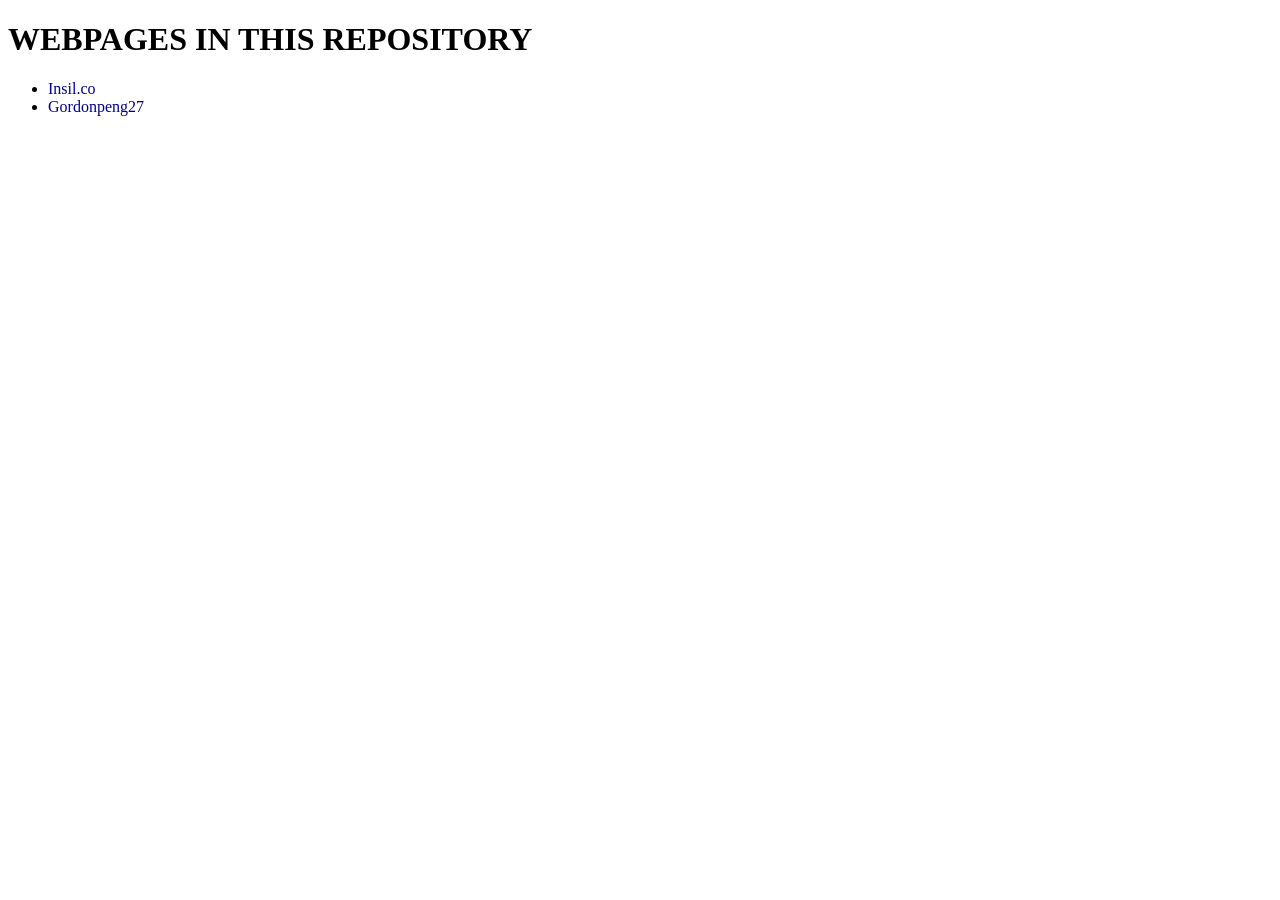
<file: index.html>
<!DOCTYPE html>

<html>
  <head>
    <title>Welcome</title>
    <style>
      a {
        color: darkblue;
        text-decoration: none;
      }
      a:hover {
        color: white;
        background-color: darkblue;
      }
    </style>
  </head>
  <body>
    <h1>WEBPAGES IN THIS REPOSITORY</h1>
    <ul>
      <li>
        <a href="Silico/index.html">Insil.co</a>
      </li>
      <li>
        <a href="Gordonpeng27/error.html">Gordonpeng27</a>
      </li>
    </ul>
  </body>
</html>
</file>
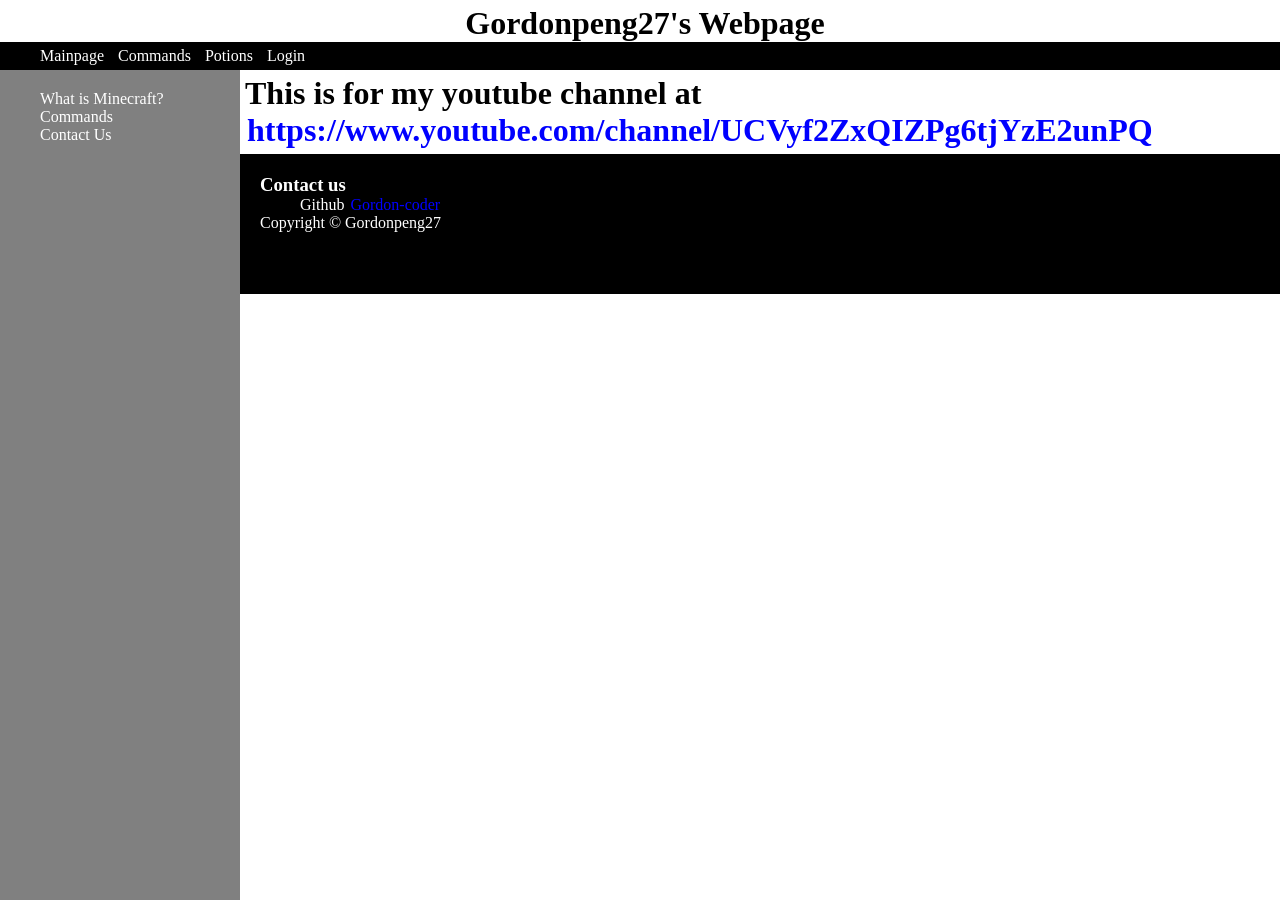
<file: Gordonpeng27/index.html>
<!DOCTYPE html>

<html>
    <head>
        <link rel="icon" type="image/x-icon" href="static/icon.ico">
        <link rel="stylesheet" href="static/styles.css">
        <title> Gordonpeng27 </title>
    </head>
    <body>
        <h1 id="header">Gordonpeng27's Webpage</h1>
        <ul id="nav">
            <li>
                <a href="index.html">Mainpage</a>
            </li>
            <li>
                <a href="/cmds">Commands</a>
            </li>
            <li>
                <a href="/potion">Potions</a>
            </li>
            <li>
                <a href="/login">Login</a>
            </li>
        </ul>
        <ul id="sidebar">
            <li>
                <a href="/#what-is-mc">What is Minecraft?</a>
            </li>
            <li>
                <a href="index.html">Commands</a>
            </li>
            <li>
                <a href="/#contact-us">Contact Us</a>
            </li>
        </ul>
        <div id="main">
            <main>
                <h1>This is for my youtube channel at <a href="https://www.youtube.com/channel/UCVyf2ZxQIZPg6tjYzE2unPQ">https://www.youtube.com/channel/UCVyf2ZxQIZPg6tjYzE2unPQ</a></h1>
            </main>
            <footer id="contact-us">
                <h3>Contact us</h3>
                <ul id="how-to-contact">
                    <li>
                        Github <a href="https://www.github.com/Gordon-coder" target="_blank"> Gordon-coder </a>
                    </li>
                </ul>
                Copyright &copy; Gordonpeng27
            </footer>
        </div>
    </body>
</html>
</file>
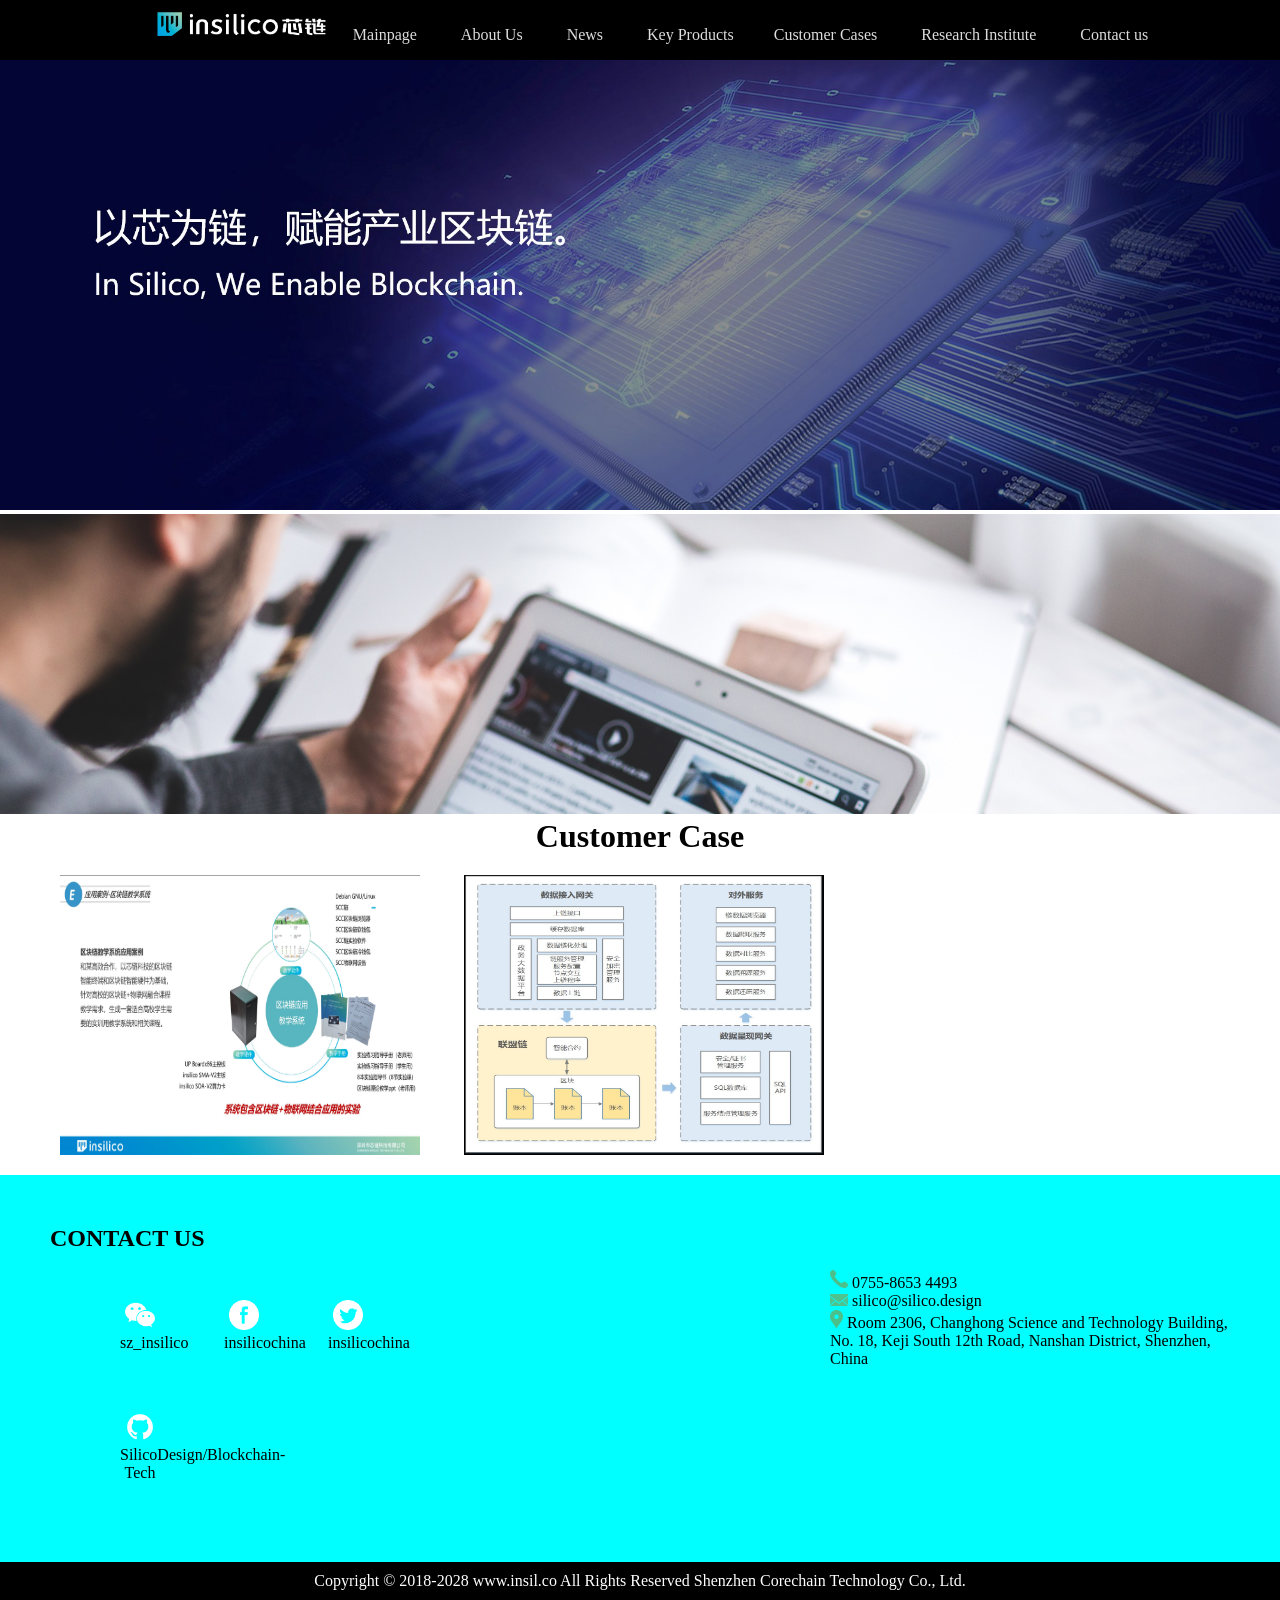
<file: contents/336464.html>
<!--Sillico-->
<!--By Gordon Peng - 'Gordon-coder'-->
<!DOCTYPE html>

<html lang="en">
    <head>
        <!--Head-->
        <meta charset="utf-8">
        <meta name="viewport" content="width=device-width, initial-scale=1.0">
        <link rel="stylesheet" href="../static/css/styles.css">
        <title> Sillico </title>
    </head>
    <body>
        <!--Header-->
        <div id="header">
            <img src="../static/jpgs/side.jpg" height="40" onclick="showsidebar()" id="side">
            <img src="../static/jpgs/logo.jpg" alt="Logo" width="174">
            <span id="links">
                <a href="../index.html" class="header-a">Mainpage</a>
                <a href="../index.html#about-us" class="header-a" >About Us</a>
                <a href="../index.html#news" class="header-a" >News</a>
                <a href="../index.html#key-products" class="header-a" >Key Products</a><a href="../contents/336464.html" class="header-a" >Customer Cases</a>
                <a href="../contents/793909a.html" class="header-a" >Research Institute</a>
                <a href="../index.html#contact-us" class="header-a" >Contact us</a>
            </span>
        </div>
        <!--Sidebar-->
        <div id="sidebar">
            <div id="side-links">
                <a href="../index.html" class="header-a">Mainpage</a><br>
                <a href="../index.html#about-us" class="header-a" >About Us</a><br>
                <a href="../index.html#news" class="header-a" >News</a><br>
                <a href="../index.html#key-products" class="header-a" >Key Products</a><a href="../contents/336464.html" class="header-a" >Customer Cases</a><br>
                <a href="../contents/793909a.html" class="header-a" >Research Institute</a><br>
                <a href="../index.html#contact-us" class="header-a" >Contact us</a><br>
            </div>
        </div>
        <!--Script for sidebar-->
        <script>
            function showsidebar() {
                if (document.getElementById("sidebar").style.visibility == "visible"){
                    document.getElementById("sidebar").style.visibility = "hidden";
                } else {
                    document.getElementById("sidebar").style.visibility = "visible";
                }
            }

            function reset() {
                if (window.matchMedia("(min-width: 800px)").matches) {
                    document.getElementById("sidebar").style.visibility = "hidden";
                }
            }

            setInterval(reset, 100);
        </script>
        <main>
            <!--Picture animaton-->
            <div id="animation">
                <img src="../static/jpgs/description/d1.jpg" onclick="next()" id="description" width="100%">
                <script>
                    var d = 1;
                    function next() {
                        d++;

                        if (d == 4) {
                            d = 1;
                        }

                        document.getElementById("description").src = "../static/jpgs/description/d"+d+".jpg";
                    }
                    //setInterval(next, 10000);
                </script>
            </div>
            <!--Main block-->
            
    <style>
        .jpg {
            position: relative;
            z-index: 1;
            height:280px; 
            width:360px;
            border-radius: 10px;
        }

        .d {
            position: absolute;
            padding: 20px;
            height:240px; 
            width:320px;
            z-index: 2;
            background-color: red;
            top:0;
            border-radius: 10px;
            visibility: hidden;
        }

        .anchor {
            text-decoration: none;
            color: black;
            margin: 30px;
            padding: 3px;
            border: 2px solid white;
            border-radius: 10px;
            display: block;
            text-align: center;
            width: 100px;
        }

        #list > li {
            display: inline-block;
            margin: 20px;
        }
    </style>
    <img src="../static/jpgs/contents/336464/p.jpg" width="100%">
    <h1 style="text-align: center"> Customer Case</h1>
    <ul id="list">
        <li>
            <div onmouseover="hover(1)" class="jpg">
                <img src="../static/jpgs/contents/336464/p-img1.jpg"  width="360" height="280" onmousemove="hover('p1')">
                <div class="d" id="p1" onmouseout="out('p1')">
                    <time>2020/10/28</time>
                    <h3>Blockchain + Education/Training</h3>
                    <p>The core chain blockchain teaching system applied to a university in Shenzhen</p>
                    <a class="anchor" href="../newsDetail/2255002.html">Learn more</a>
                </div>
            </div>
        </li>
        <li>
            <div onmouseover="hover(2)" class="jpg">
                <img src="../static/jpgs/contents/336464/p-img2.jpg" width="360" height="280" onmousemove="hover('p2')">
                <div class="d" id="p2" onmouseout="out('p2')">
                    <time>2020/10/28</time>
                    <h3>Blockchain + Water Affairs</h3>
                    <p>Water affairs blockchain data supervision and certificate system</p>
                    <a class="anchor" href="/NewsDetail/2254949.html">Learn more</a>
                </div>
            </div>
        </li>
    </ul>
    <script>
        function hover(id){
            document.getElementById(id).style.visibility = "visible";
        }
        function out(id){
            document.getElementById(id).style.visibility = "hidden";
        }
    </script>

        </main>
        <footer id="contact-us">
            <!--Footer-->
            <h2>CONTACT US</h2><br>
            <span id="how-to-contact1">
                <ul>
                    <li>
                        <a href=""><img src="../static/jpgs/footer/wechat.jpg" width="30px"></a><br>
                        sz_insilico
                    </li>
                    <li>
                        <a href="https://www.facebook.com/insilicochina/"><img src="../static/jpgs/footer/facebook.jpg" width="30px"></a><br>
                        insilicochina
                    </li>
                    <li>
                        <a href="https://twitter.com/insilicochina"><img src="../static/jpgs/footer/twitter.jpg" width="30px"></a><br>
                        insilicochina
                    </li>
                    <li>
                        <a href="https://github.com/SilicoDesign/Blockchain-Tech"><img src="../static/jpgs/footer/github.jpg" width="30px"></a><br>
                        SilicoDesign/Blockchain-Tech
                    </li>
                </ul>
            </span>
            <span id="how-to-contact2">
                <ul>
                    <li>
                        <img src="../static/jpgs/footer/tel.jpg">
                        0755-8653 4493
                    </li>
                    <li>
                        <img src="../static/jpgs/footer/mail.jpg">
                        silico@silico.design
                    </li>
                    <li>
                        <img src="../static/jpgs/footer/location.jpg">
                        Room 2306, Changhong Science and Technology Building, No. 18, Keji South 12th Road, Nanshan District, Shenzhen, China
                    </li>
                </ul>
            </span>
        </footer>
        <div id="copy">
            Copyright &copy; 2018-2028 www.insil.co All Rights Reserved Shenzhen Corechain Technology Co., Ltd.
        </div>
    </body>
</html>
</file>
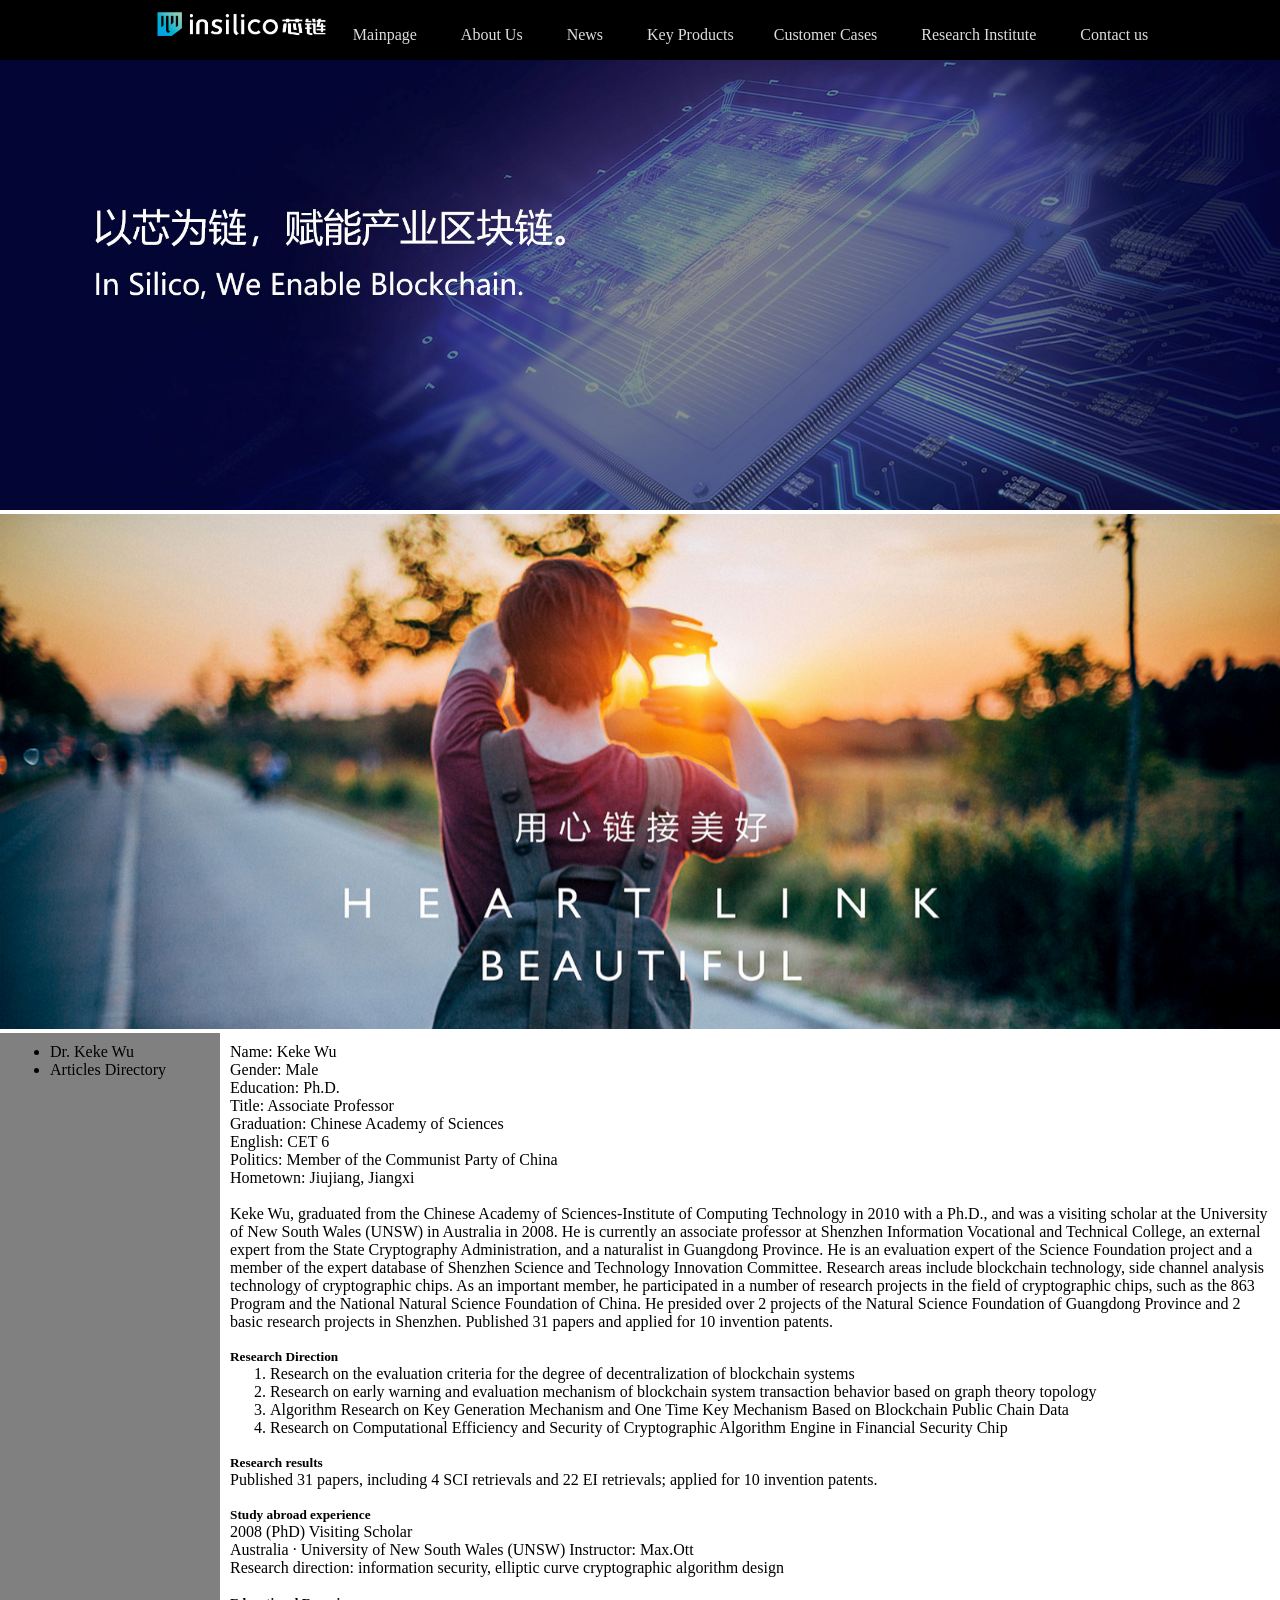
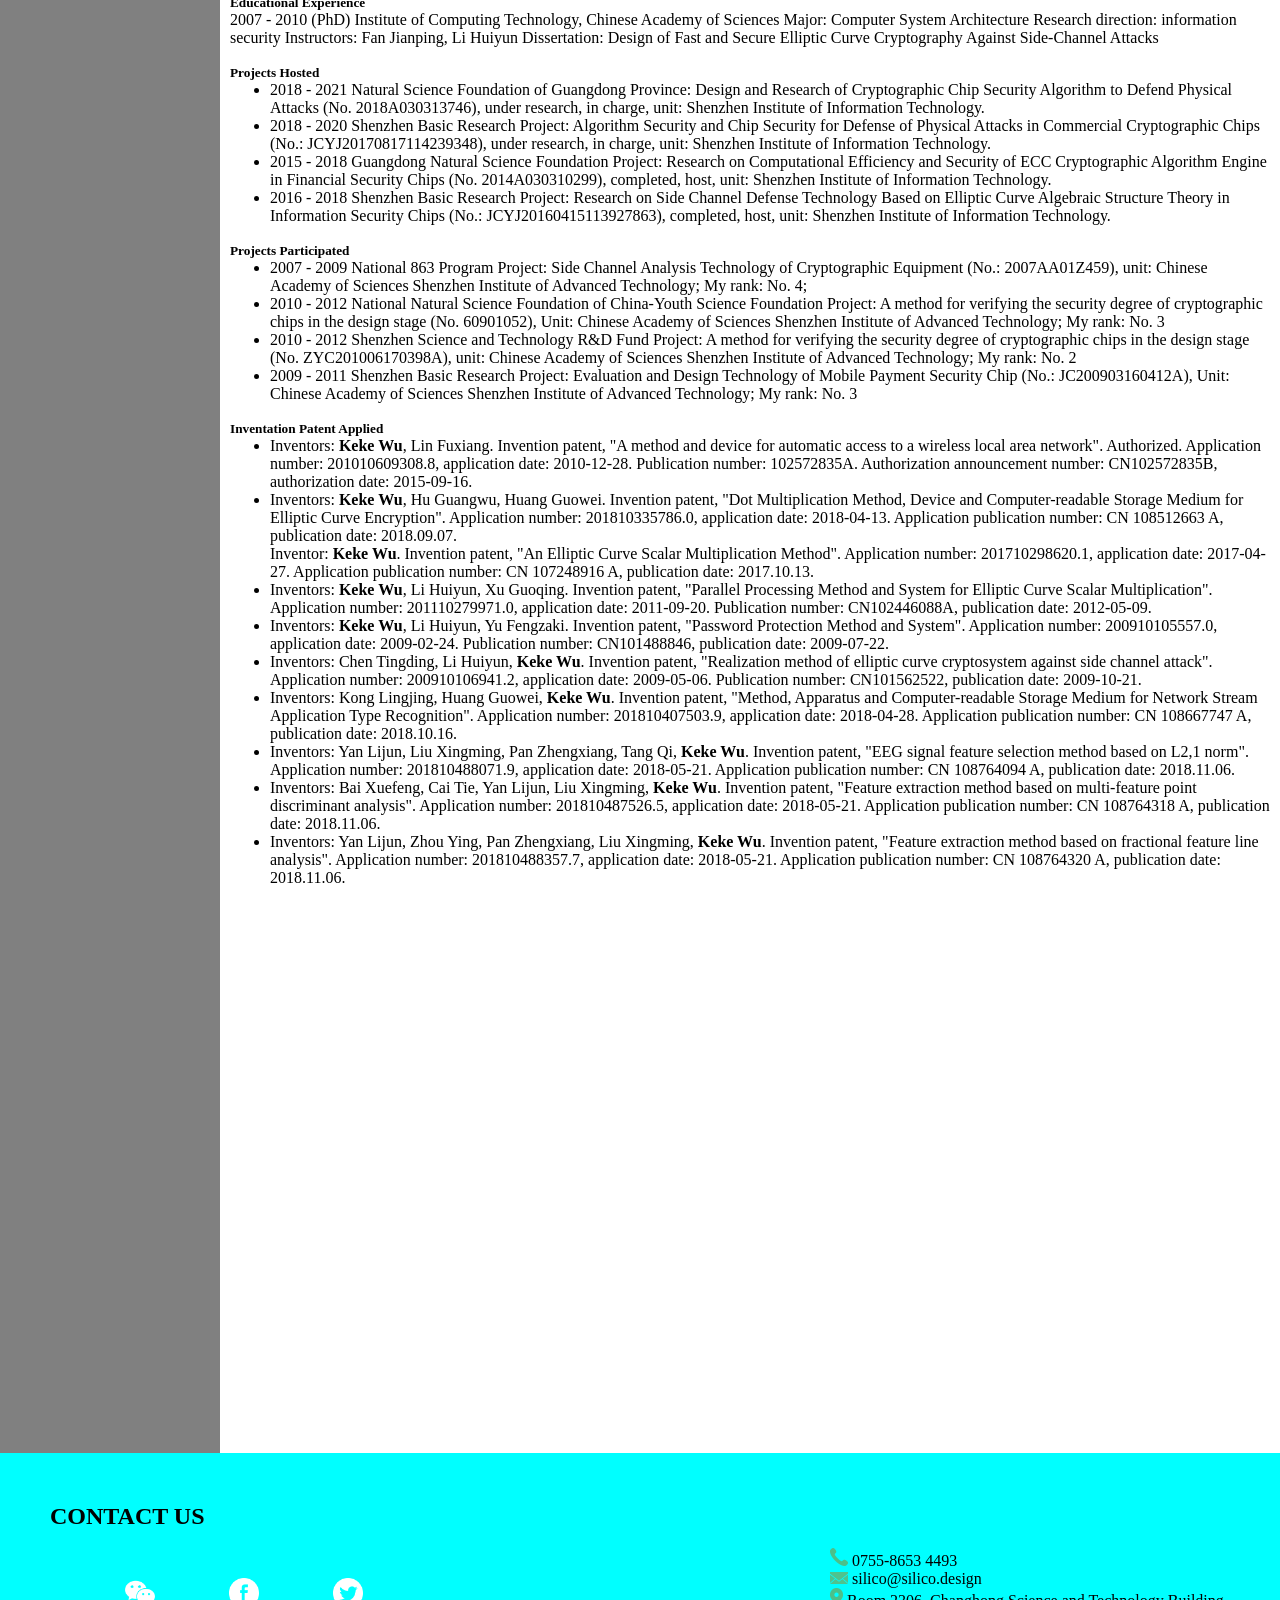
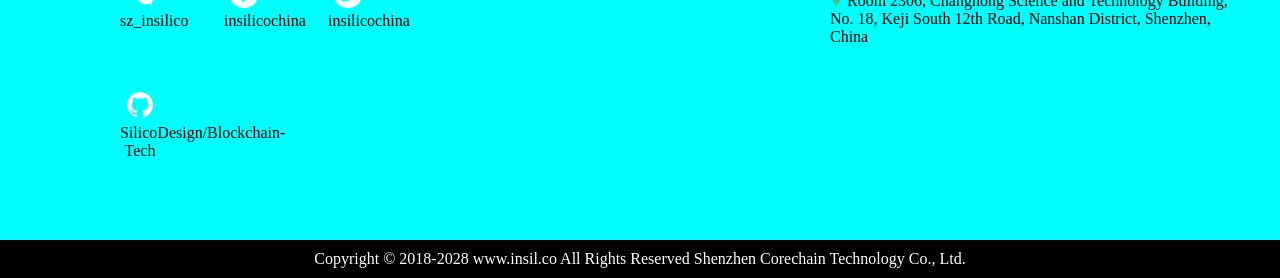
<file: contents/793909a.html>
<!--Sillico-->
<!--By Gordon Peng - 'Gordon-coder'-->
<!DOCTYPE html>

<html lang="en">
    <head>
        <!--Head-->
        <meta charset="utf-8">
        <meta name="viewport" content="width=device-width, initial-scale=1.0">
        <link rel="stylesheet" href="../static/css/styles.css">
        <title> Sillico </title>
    </head>
    <body>
        <!--Header-->
        <div id="header">
            <img src="../static/jpgs/side.jpg" height="40" onclick="showsidebar()" id="side">
            <img src="../static/jpgs/logo.jpg" alt="Logo" width="174">
            <span id="links">
                <a href="../index.html" class="header-a">Mainpage</a>
                <a href="../index.html#about-us" class="header-a" >About Us</a>
                <a href="../index.html#news" class="header-a" >News</a>
                <a href="../index.html#key-products" class="header-a" >Key Products</a><a href="../contents/336464.html" class="header-a" >Customer Cases</a>
                <a href="../contents/793909a.html" class="header-a" >Research Institute</a>
                <a href="../index.html#contact-us" class="header-a" >Contact us</a>
            </span>
        </div>
        <!--Sidebar-->
        <div id="sidebar">
            <div id="side-links">
                <a href="../index.html" class="header-a">Mainpage</a><br>
                <a href="../index.html#about-us" class="header-a" >About Us</a><br>
                <a href="../index.html#news" class="header-a" >News</a><br>
                <a href="../index.html#key-products" class="header-a" >Key Products</a><a href="../contents/336464.html" class="header-a" >Customer Cases</a><br>
                <a href="../contents/793909a.html" class="header-a" >Research Institute</a><br>
                <a href="../index.html#contact-us" class="header-a" >Contact us</a><br>
            </div>
        </div>
        <!--Script for sidebar-->
        <script>
            function showsidebar() {
                if (document.getElementById("sidebar").style.visibility == "visible"){
                    document.getElementById("sidebar").style.visibility = "hidden";
                } else {
                    document.getElementById("sidebar").style.visibility = "visible";
                }
            }

            function reset() {
                if (window.matchMedia("(min-width: 800px)").matches) {
                    document.getElementById("sidebar").style.visibility = "hidden";
                }
            }

            setInterval(reset, 100);
        </script>
        <main>
            <!--Picture animaton-->
            <div id="animation">
                <img src="../static/jpgs/description/d1.jpg" onclick="next()" id="description" width="100%">
                <script>
                    var d = 1;
                    function next() {
                        d++;

                        if (d == 4) {
                            d = 1;
                        }

                        document.getElementById("description").src = "../static/jpgs/description/d"+d+".jpg";
                    }
                    //setInterval(next, 10000);
                </script>
            </div>
            <!--Main block-->
            
<style>
    #all {
        display: inline;
    }

    #self-sidebar {
        width: 200px;
        padding: 10px;
        background-color: gray;
        height: 2000px;
        float: left;
    }

    #self-description {
        width: calc(100% - 200px - 20px - 20px);
        float: left;
        padding: 10px;
    }

</style>
<img src="../static/jpgs/contents/793909/p.jpg" width="100%">
<div id="all">
    <div id="self-sidebar">
        <ul>
            <li>
                <a href="../contents/793909a.html">
                    Dr. Keke Wu
                </a>
            </li>
            <li>
                <a href="../contents/793909b.html">
                    Articles Directory
                </a>
            </li>
        </ul>
    </div>
    <div id="self-description">
        <div>
            Name: Keke Wu <br>
            Gender: Male<br>
            Education: Ph.D. <br>
            Title: Associate Professor<br>
            Graduation: Chinese Academy of Sciences <br>
            English: CET 6<br>
            Politics: Member of the Communist Party of China <br>
            Hometown: Jiujiang, Jiangxi<br>
            <br>
            <p>
                Keke Wu, graduated from the Chinese Academy of Sciences-Institute of Computing Technology in 2010 with a Ph.D., and was a visiting scholar at the University of New South Wales (UNSW) in Australia in 2008. He is currently an associate professor at Shenzhen Information Vocational and Technical College, an external expert from the State Cryptography Administration, and a naturalist in Guangdong Province. He is an evaluation expert of the Science Foundation project and a member of the expert database of Shenzhen Science and Technology Innovation Committee. Research areas include blockchain technology, side channel analysis technology of cryptographic chips. As an important member, he participated in a number of research projects in the field of cryptographic chips, such as the 863 Program and the National Natural Science Foundation of China. He presided over 2 projects of the Natural Science Foundation of Guangdong Province and 2 basic research projects in Shenzhen. Published 31 papers and applied for 10 invention patents.
            </p>
            <br>
            <h5>Research Direction</h5>
            <ol>
                <li>
                    Research on the evaluation criteria for the degree of decentralization of blockchain systems
                </li>
                <li>
                    Research on early warning and evaluation mechanism of blockchain system transaction behavior based on graph theory topology
                </li>
                <li>
                    Algorithm Research on Key Generation Mechanism and One Time Key Mechanism Based on Blockchain Public Chain Data
                </li>
                <li>
                    Research on Computational Efficiency and Security of Cryptographic Algorithm Engine in Financial Security Chip
                </li>
            </ol>
            <br>
            <h5>Research results</h5>
            <p>
                Published 31 papers, including 4 SCI retrievals and 22 EI retrievals; applied for 10 invention patents.
            </p>
            <br>
            <h5>Study abroad experience</h5>
            <p>
                2008 (PhD) Visiting Scholar<br>
                Australia · University of New South Wales (UNSW) Instructor: Max.Ott<br>
                Research direction: information security, elliptic curve cryptographic algorithm design
            </p>
            <br>
            <h5>Educational Experience</h5>
            <p>
                2007 - 2010 (PhD)
                Institute of Computing Technology, Chinese Academy of Sciences Major: Computer System Architecture
                Research direction: information security Instructors: Fan Jianping, Li Huiyun 
                Dissertation: Design of Fast and Secure Elliptic Curve Cryptography Against Side-Channel Attacks
            </p>
            <br>
            <h5>Projects Hosted</h5>
            <ul>
                <li>
                    2018 - 2021 Natural Science Foundation of Guangdong Province: Design and Research of Cryptographic Chip Security Algorithm to Defend Physical Attacks (No. 2018A030313746), under research, in charge, unit: Shenzhen Institute of Information Technology.
                </li>
                <li>
                    2018 - 2020 Shenzhen Basic Research Project: Algorithm Security and Chip Security for Defense of Physical Attacks in Commercial Cryptographic Chips (No.: JCYJ20170817114239348), under research, in charge, unit: Shenzhen Institute of Information Technology.
                </li>
                <li>
                    2015 - 2018 Guangdong Natural Science Foundation Project: Research on Computational Efficiency and Security of ECC Cryptographic Algorithm Engine in Financial Security Chips (No. 2014A030310299), completed, host, unit: Shenzhen Institute of Information Technology.
                </li>
                <li>
                    2016 - 2018 Shenzhen Basic Research Project: Research on Side Channel Defense Technology Based on Elliptic Curve Algebraic Structure Theory in Information Security Chips (No.: JCYJ20160415113927863), completed, host, unit: Shenzhen Institute of Information Technology.
                </li>
            </ul>
            <br>
            <h5>Projects Participated</h5>
            <ul>
                <li>
                    2007 - 2009 National 863 Program Project: Side Channel Analysis Technology of Cryptographic Equipment (No.: 2007AA01Z459), unit: Chinese Academy of Sciences Shenzhen Institute of Advanced Technology; My rank: No. 4;
                </li>
                <li>
                    2010 - 2012 National Natural Science Foundation of China-Youth Science Foundation Project: A method for verifying the security degree of cryptographic chips in the design stage (No. 60901052), Unit: Chinese Academy of Sciences Shenzhen Institute of Advanced Technology; My rank: No. 3
                </li>
                <li>
                    2010 - 2012 Shenzhen Science and Technology R&amp;D Fund Project: A method for verifying the security degree of cryptographic chips in the design stage (No. ZYC201006170398A), unit: Chinese Academy of Sciences Shenzhen Institute of Advanced Technology; My rank: No. 2
                </li>
                <li>
                    2009 - 2011 Shenzhen Basic Research Project: Evaluation and Design Technology of Mobile Payment Security Chip (No.: JC200903160412A), Unit: Chinese Academy of Sciences Shenzhen Institute of Advanced Technology; My rank: No. 3
                </li>
            </ul>
            <br>
            <h5>Inventation Patent Applied</h5>
            <ul>
                <li>
                    Inventors: <strong>Keke Wu</strong>, Lin Fuxiang. Invention patent, "A method and device for automatic access to a wireless local area network". Authorized. Application number: 201010609308.8, application date: 2010-12-28. Publication number: 102572835A. Authorization announcement number: CN102572835B, authorization date: 2015-09-16.
                </li>
                <li>
                    Inventors: <strong>Keke Wu</strong>, Hu Guangwu, Huang Guowei. Invention patent, "Dot Multiplication Method, Device and Computer-readable Storage Medium for Elliptic Curve Encryption". Application number: 201810335786.0, application date: 2018-04-13. Application publication number: CN 108512663 A, publication date: 2018.09.07.
                </li>
                    Inventor: <strong>Keke Wu</strong>. Invention patent, "An Elliptic Curve Scalar Multiplication Method". Application number: 201710298620.1, application date: 2017-04-27. Application publication number: CN 107248916 A, publication date: 2017.10.13.
                </li>
                <li>
                    Inventors: <strong>Keke Wu</strong>, Li Huiyun, Xu Guoqing. Invention patent, "Parallel Processing Method and System for Elliptic Curve Scalar Multiplication". Application number: 201110279971.0, application date: 2011-09-20. Publication number: CN102446088A, publication date: 2012-05-09.
                </li>
                <li>
                    Inventors: <strong>Keke Wu</strong>, Li Huiyun, Yu Fengzaki. Invention patent, "Password Protection Method and System". Application number: 200910105557.0, application date: 2009-02-24. Publication number: CN101488846, publication date: 2009-07-22.
                </li>
                <li>
                    Inventors: Chen Tingding, Li Huiyun, <strong>Keke Wu</strong>. Invention patent, "Realization method of elliptic curve cryptosystem against side channel attack". Application number: 200910106941.2, application date: 2009-05-06. Publication number: CN101562522, publication date: 2009-10-21.
                </li>
                <li>
                    Inventors: Kong Lingjing, Huang Guowei, <strong>Keke Wu</strong>. Invention patent, "Method, Apparatus and Computer-readable Storage Medium for Network Stream Application Type Recognition". Application number: 201810407503.9, application date: 2018-04-28. Application publication number: CN 108667747 A, publication date: 2018.10.16.
                </li>
                <li>
                    Inventors: Yan Lijun, Liu Xingming, Pan Zhengxiang, Tang Qi, <strong>Keke Wu</strong>. Invention patent, "EEG signal feature selection method based on L2,1 norm". Application number: 201810488071.9, application date: 2018-05-21. Application publication number: CN 108764094 A, publication date: 2018.11.06.
                </li>
                <li>
                    Inventors: Bai Xuefeng, Cai Tie, Yan Lijun, Liu Xingming, <strong>Keke Wu</strong>. Invention patent, "Feature extraction method based on multi-feature point discriminant analysis". Application number: 201810487526.5, application date: 2018-05-21. Application publication number: CN 108764318 A, publication date: 2018.11.06.
                </li>
                <li>
                    Inventors: Yan Lijun, Zhou Ying, Pan Zhengxiang, Liu Xingming, <strong>Keke Wu</strong>. Invention patent, "Feature extraction method based on fractional feature line analysis". Application number: 201810488357.7, application date: 2018-05-21. Application publication number: CN 108764320 A, publication date: 2018.11.06.
                </li>
            </ul>
        </div>
    </div>
</div>

        </main>
        <footer id="contact-us">
            <!--Footer-->
            <h2>CONTACT US</h2><br>
            <span id="how-to-contact1">
                <ul>
                    <li>
                        <a href=""><img src="../static/jpgs/footer/wechat.jpg" width="30px"></a><br>
                        sz_insilico
                    </li>
                    <li>
                        <a href="https://www.facebook.com/insilicochina/"><img src="../static/jpgs/footer/facebook.jpg" width="30px"></a><br>
                        insilicochina
                    </li>
                    <li>
                        <a href="https://twitter.com/insilicochina"><img src="../static/jpgs/footer/twitter.jpg" width="30px"></a><br>
                        insilicochina
                    </li>
                    <li>
                        <a href="https://github.com/SilicoDesign/Blockchain-Tech"><img src="../static/jpgs/footer/github.jpg" width="30px"></a><br>
                        SilicoDesign/Blockchain-Tech
                    </li>
                </ul>
            </span>
            <span id="how-to-contact2">
                <ul>
                    <li>
                        <img src="../static/jpgs/footer/tel.jpg">
                        0755-8653 4493
                    </li>
                    <li>
                        <img src="../static/jpgs/footer/mail.jpg">
                        silico@silico.design
                    </li>
                    <li>
                        <img src="../static/jpgs/footer/location.jpg">
                        Room 2306, Changhong Science and Technology Building, No. 18, Keji South 12th Road, Nanshan District, Shenzhen, China
                    </li>
                </ul>
            </span>
        </footer>
        <div id="copy">
            Copyright &copy; 2018-2028 www.insil.co All Rights Reserved Shenzhen Corechain Technology Co., Ltd.
        </div>
    </body>
</html>
</file>
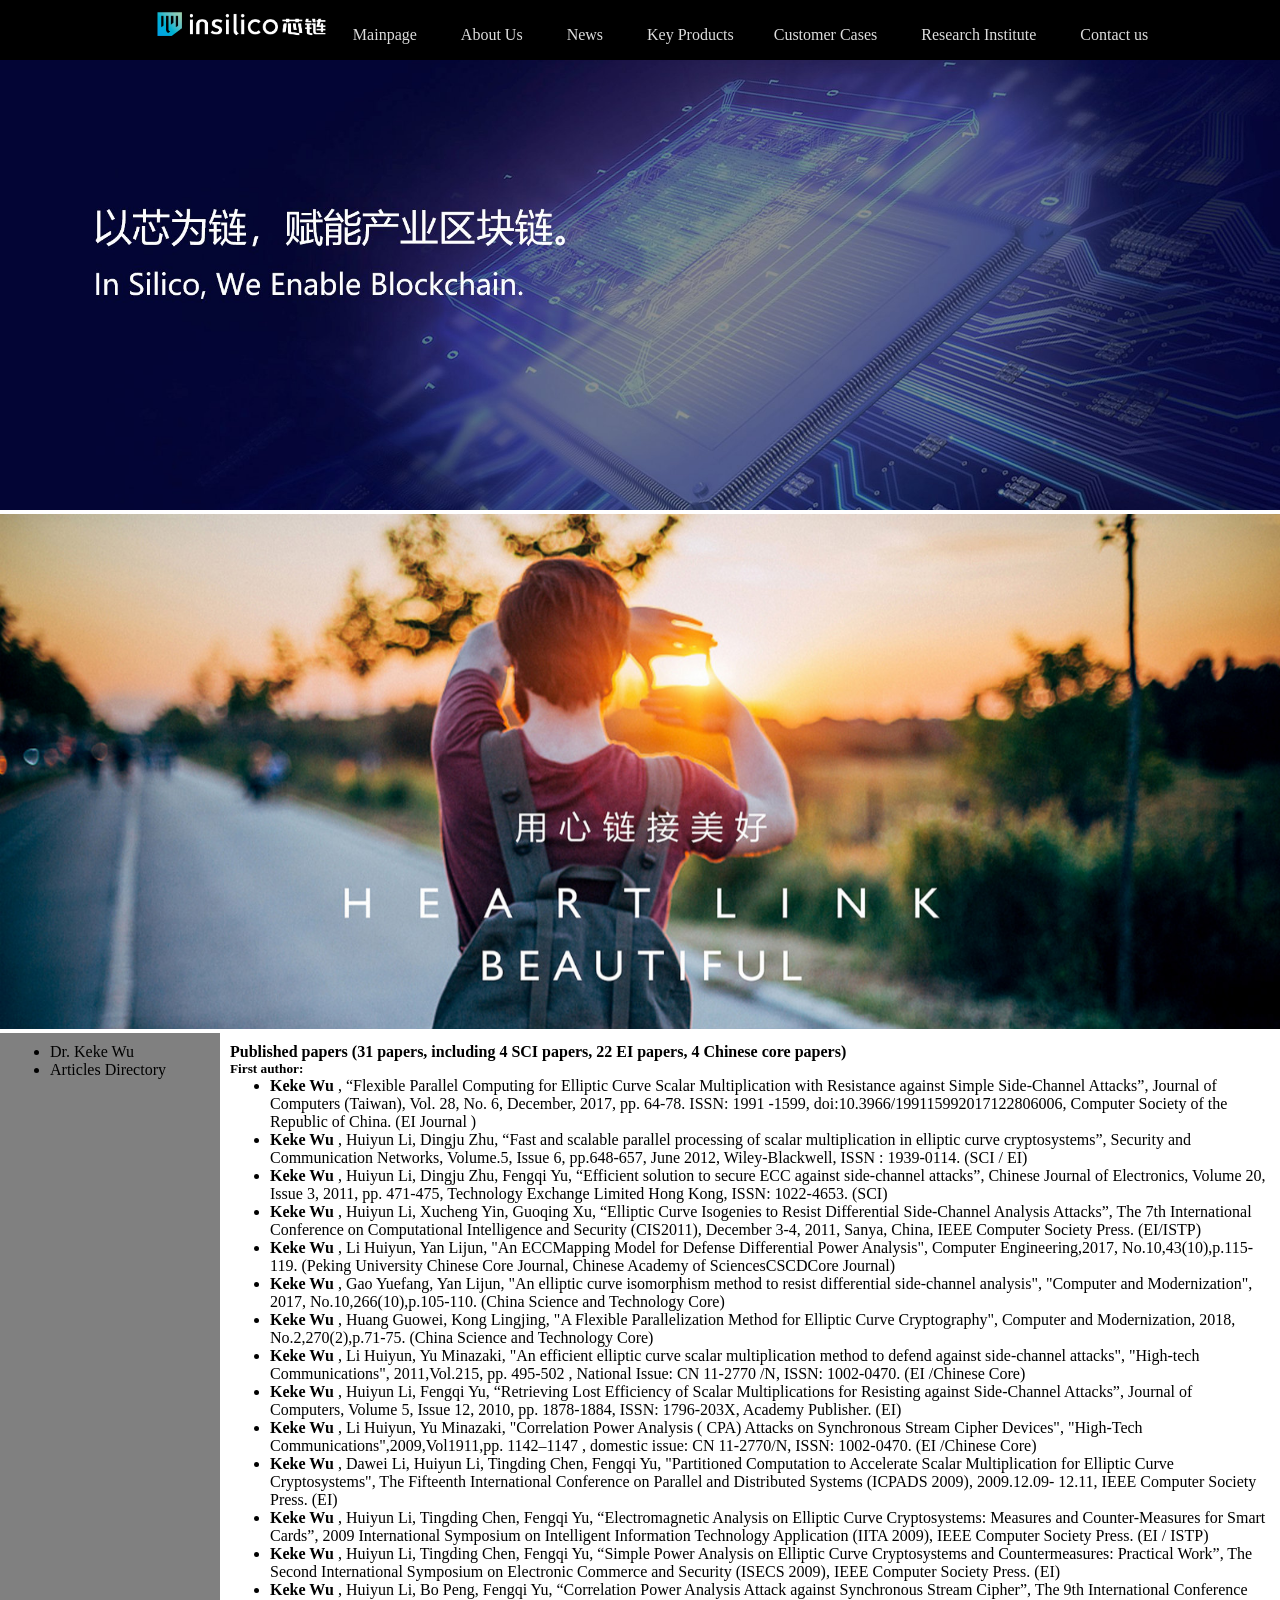
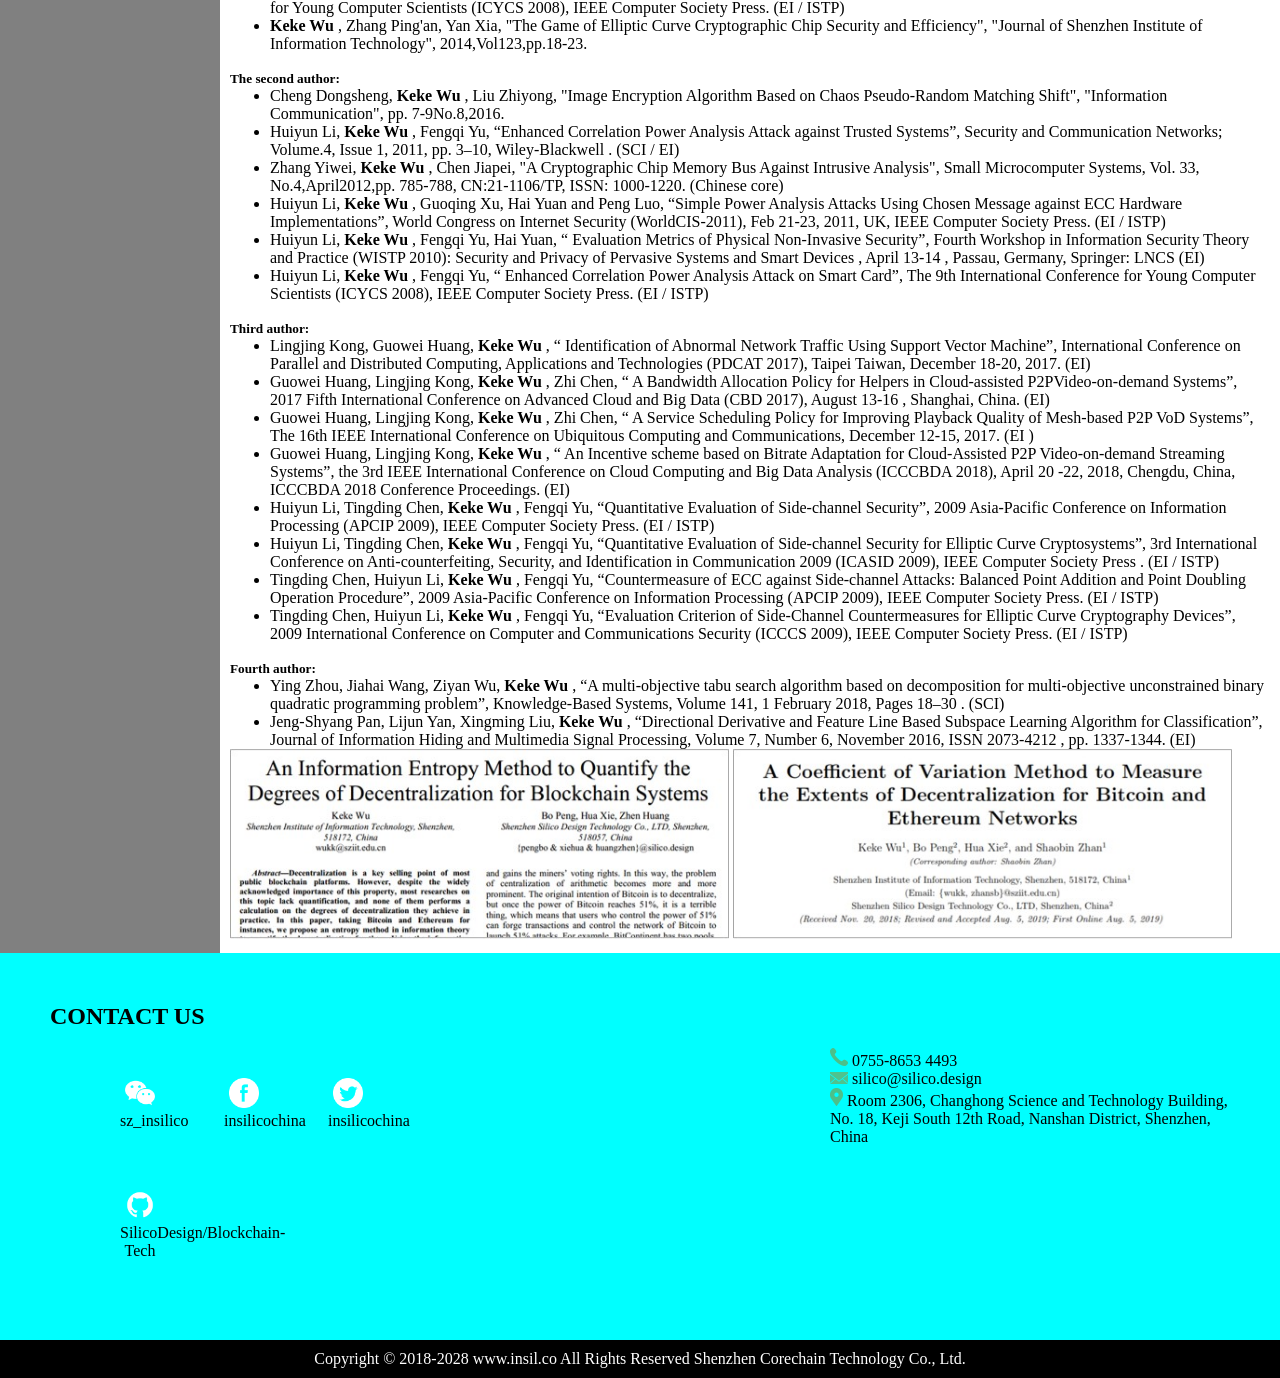
<file: contents/793909b.html>
<!--Sillico-->
<!--By Gordon Peng - 'Gordon-coder'-->
<!DOCTYPE html>

<html lang="en">
    <head>
        <!--Head-->
        <meta charset="utf-8">
        <meta name="viewport" content="width=device-width, initial-scale=1.0">
        <link rel="stylesheet" href="../static/css/styles.css">
        <title> Sillico </title>
    </head>
    <body>
        <!--Header-->
        <div id="header">
            <img src="../static/jpgs/side.jpg" height="40" onclick="showsidebar()" id="side">
            <img src="../static/jpgs/logo.jpg" alt="Logo" width="174">
            <span id="links">
                <a href="../index.html" class="header-a">Mainpage</a>
                <a href="../index.html#about-us" class="header-a" >About Us</a>
                <a href="../index.html#news" class="header-a" >News</a>
                <a href="../index.html#key-products" class="header-a" >Key Products</a><a href="../contents/336464.html" class="header-a" >Customer Cases</a>
                <a href="../contents/793909a.html" class="header-a" >Research Institute</a>
                <a href="../index.html#contact-us" class="header-a" >Contact us</a>
            </span>
        </div>
        <!--Sidebar-->
        <div id="sidebar">
            <div id="side-links">
                <a href="../index.html" class="header-a">Mainpage</a><br>
                <a href="../index.html#about-us" class="header-a" >About Us</a><br>
                <a href="../index.html#news" class="header-a" >News</a><br>
                <a href="../index.html#key-products" class="header-a" >Key Products</a><a href="../contents/336464.html" class="header-a" >Customer Cases</a><br>
                <a href="../contents/793909a.html" class="header-a" >Research Institute</a><br>
                <a href="../index.html#contact-us" class="header-a" >Contact us</a><br>
            </div>
        </div>
        <!--Script for sidebar-->
        <script>
            function showsidebar() {
                if (document.getElementById("sidebar").style.visibility == "visible"){
                    document.getElementById("sidebar").style.visibility = "hidden";
                } else {
                    document.getElementById("sidebar").style.visibility = "visible";
                }
            }

            function reset() {
                if (window.matchMedia("(min-width: 800px)").matches) {
                    document.getElementById("sidebar").style.visibility = "hidden";
                }
            }

            setInterval(reset, 100);
        </script>
        <main>
            <!--Picture animaton-->
            <div id="animation">
                <img src="../static/jpgs/description/d1.jpg" onclick="next()" id="description" width="100%">
                <script>
                    var d = 1;
                    function next() {
                        d++;

                        if (d == 4) {
                            d = 1;
                        }

                        document.getElementById("description").src = "../static/jpgs/description/d"+d+".jpg";
                    }
                    //setInterval(next, 10000);
                </script>
            </div>
            <!--Main block-->
            
<style>
    #all {
        display: inline;
    }

    #self-sidebar {
        width: 200px;
        padding: 10px;
        background-color: gray;
        height: 1500px;
        float: left;
    }

    #self-description {
        width: calc(100% - 200px - 20px - 20px);
        float: left;
        padding: 10px;
    }

    .articles {
        display: inline-block;
    }

</style>
<img src="../static/jpgs/contents/793909/p.jpg" width="100%">
<div id="all">
    <div id="self-sidebar">
        <ul>
            <li>
                <a href="../contents/793909a.html">
                    Dr. Keke Wu
                </a>
            </li>
            <li>
                <a href="../contents/793909b.html">
                    Articles Directory
                </a>
            </li>
        </ul>
    </div>
    <div id="self-description">
        <div>
            <h4>Published papers (31 papers, including 4 SCI papers, 22 EI papers, 4 Chinese core papers)</h4>
            <h5>First author:</h5>
            <ul>
                <li>
                    <strong>Keke Wu</strong> , “Flexible Parallel Computing for Elliptic Curve Scalar Multiplication with Resistance against Simple Side-Channel Attacks”, Journal of Computers (Taiwan), Vol. 28, No. 6, December, 2017, pp. 64-78. ISSN: 1991 -1599, doi:10.3966/199115992017122806006, Computer Society of the Republic of China. (EI Journal )
                </li>
                <li>
                    <strong>Keke Wu</strong> , Huiyun Li, Dingju Zhu, “Fast and scalable parallel processing of scalar multiplication in elliptic curve cryptosystems”, Security and Communication Networks, Volume.5, Issue 6, pp.648-657, June 2012, Wiley-Blackwell, ISSN : 1939-0114.  (SCI / EI)
                </li>
                <li>
                    <strong>Keke Wu</strong> , Huiyun Li, Dingju Zhu, Fengqi Yu, “Efficient solution to secure ECC against side-channel attacks”, Chinese Journal of Electronics, Volume 20, Issue 3, 2011, pp. 471-475, Technology Exchange Limited Hong Kong, ISSN: 1022-4653.  (SCI)
                </li>
                <li>
                    <strong>Keke Wu</strong> , Huiyun Li, Xucheng Yin, Guoqing Xu, “Elliptic Curve Isogenies to Resist Differential Side-Channel Analysis Attacks”, The 7th International Conference on Computational Intelligence and Security (CIS2011), December 3-4, 2011, Sanya, China, IEEE Computer Society Press. (EI/ISTP)
                </li>
                <li>
                    <strong>Keke Wu</strong> , Li Huiyun, Yan Lijun, "An ECCMapping Model for Defense Differential Power Analysis", Computer Engineering,2017, No.10,43(10),p.115-119. (Peking University Chinese Core Journal, Chinese Academy of SciencesCSCDCore Journal)
                </li>
                <li>
                    <strong>Keke Wu</strong> , Gao Yuefang, Yan Lijun, "An elliptic curve isomorphism method to resist differential side-channel analysis", "Computer and Modernization", 2017, No.10,266(10),p.105-110. (China Science and Technology Core)
                </li>
                <li>
                    <strong>Keke Wu</strong> , Huang Guowei, Kong Lingjing, "A Flexible Parallelization Method for Elliptic Curve Cryptography", Computer and Modernization, 2018, No.2,270(2),p.71-75. (China Science and Technology Core)
                </li>
                <li>
                    <strong>Keke Wu</strong> , Li Huiyun, Yu Minazaki, "An efficient elliptic curve scalar multiplication method to defend against side-channel attacks", "High-tech Communications", 2011,Vol.215, pp. 495-502 , National Issue: CN 11-2770 /N, ISSN: 1002-0470. (EI /Chinese Core)
                </li>
                <li>
                    <strong>Keke Wu</strong> , Huiyun Li, Fengqi Yu, “Retrieving Lost Efficiency of Scalar Multiplications for Resisting against Side-Channel Attacks”, Journal of Computers, Volume 5, Issue 12, 2010, pp. 1878-1884, ISSN: 1796-203X, Academy Publisher. (EI)
                </li>
                <li>
                    <strong>Keke Wu</strong> , Li Huiyun, Yu Minazaki, "Correlation Power Analysis ( CPA) Attacks on Synchronous Stream Cipher Devices", "High-Tech Communications",2009,Vol1911,pp. 1142–1147 , domestic issue: CN 11-2770/N, ISSN: 1002-0470. (EI /Chinese Core)
                </li>
                <li>
                    <strong>Keke Wu</strong> , Dawei Li, Huiyun Li, Tingding Chen, Fengqi Yu, "Partitioned Computation to Accelerate Scalar Multiplication for Elliptic Curve Cryptosystems", The Fifteenth International Conference on Parallel and Distributed Systems (ICPADS 2009), 2009.12.09- 12.11, IEEE Computer Society Press. (EI)
                </li>
                <li>
                    <strong>Keke Wu</strong> , Huiyun Li, Tingding Chen, Fengqi Yu, “Electromagnetic Analysis on Elliptic Curve Cryptosystems: Measures and Counter-Measures for Smart Cards”, 2009 International Symposium on Intelligent Information Technology Application (IITA 2009), IEEE Computer Society Press. (EI  /  ISTP)
                </li>
                <li>
                    <strong>Keke Wu</strong> , Huiyun Li, Tingding Chen, Fengqi Yu, “Simple Power Analysis on Elliptic Curve Cryptosystems and Countermeasures: Practical Work”, The Second International Symposium on Electronic Commerce and Security (ISECS 2009), IEEE Computer Society Press. (EI)
                </li>
                <li>
                    <strong>Keke Wu</strong> , Huiyun Li, Bo Peng, Fengqi Yu, “Correlation Power Analysis Attack against Synchronous Stream Cipher”, The 9th International Conference for Young Computer Scientists (ICYCS 2008), IEEE Computer Society Press. (EI  /  ISTP)
                </li>
                <li>
                    <strong>Keke Wu</strong> , Zhang Ping'an, Yan Xia, "The Game of Elliptic Curve Cryptographic Chip Security and Efficiency", "Journal of Shenzhen Institute of Information Technology", 2014,Vol123,pp.18-23.
                </li>
            </ul>
            <br>
            <h5>The second author:</h5>
            <ul>
                <li>
                    Cheng Dongsheng, <strong>Keke Wu</strong> , Liu Zhiyong, "Image Encryption Algorithm Based on Chaos Pseudo-Random Matching Shift", "Information Communication", pp. 7-9No.8,2016.
                </li>
                <li>
                    Huiyun Li,  <strong>Keke Wu</strong> , Fengqi Yu, “Enhanced Correlation Power Analysis Attack against Trusted Systems”, Security and Communication Networks; Volume.4, Issue 1, 2011, pp. 3–10,  Wiley-Blackwell . (SCI / EI) 
                </li>
                <li>
                    Zhang Yiwei, <strong>Keke Wu</strong> , Chen Jiapei, "A Cryptographic Chip Memory Bus Against Intrusive Analysis", Small Microcomputer Systems, Vol. 33, No.4,April2012,pp. 785-788, CN:21-1106/TP, ISSN: 1000-1220. (Chinese core)
                </li>
                <li>
                    Huiyun Li,  <strong>Keke Wu</strong> , Guoqing Xu, Hai Yuan and Peng Luo, “Simple Power Analysis Attacks Using Chosen Message against ECC Hardware Implementations”, World Congress on Internet Security (WorldCIS-2011), Feb 21-23, 2011, UK, IEEE Computer Society Press. (EI  /  ISTP)
                </li>
                <li>
                    Huiyun Li,  <strong>Keke Wu</strong> , Fengqi Yu, Hai Yuan, “ Evaluation Metrics of Physical Non-Invasive Security”, Fourth Workshop in Information Security Theory and Practice  (WISTP 2010): Security and Privacy of Pervasive Systems and Smart Devices ,  April 13-14 , Passau, Germany,  Springer: LNCS (EI)
                </li>
                <li>
                    Huiyun Li,  <strong>Keke Wu</strong> , Fengqi Yu, “ Enhanced Correlation Power Analysis Attack on Smart Card”,  The 9th International Conference for Young Computer Scientists (ICYCS 2008), IEEE Computer Society Press. (EI  /  ISTP)
                </li>
            </ul>
            <br>
            <h5>Third author:</h5>
            <ul>
                <li>
                    Lingjing Kong, Guowei Huang,  <strong>Keke Wu</strong> , “ Identification of Abnormal Network Traffic Using Support Vector Machine”, International Conference on Parallel and Distributed Computing, Applications and Technologies (PDCAT 2017), Taipei Taiwan, December 18-20, 2017. (EI)
                </li>
                <li>
                    Guowei Huang, Lingjing Kong,  <strong>Keke Wu</strong> , Zhi Chen, “ A Bandwidth Allocation Policy for Helpers in Cloud-assisted P2PVideo-on-demand Systems”, 2017 Fifth International Conference on Advanced Cloud and Big Data (CBD 2017), August 13-16 , Shanghai, China. (EI)
                </li>
                <li>
                    Guowei Huang, Lingjing Kong,  <strong>Keke Wu</strong> , Zhi Chen, “ A Service Scheduling Policy for Improving Playback Quality of Mesh-based P2P VoD Systems”, The 16th IEEE International Conference on Ubiquitous Computing and Communications, December 12-15, 2017. (EI )
                </li>
                <li>
                    Guowei Huang, Lingjing Kong,  <strong>Keke Wu</strong> , “ An Incentive scheme based on Bitrate Adaptation for Cloud-Assisted P2P Video-on-demand Streaming Systems”, the 3rd IEEE International Conference on Cloud Computing and Big Data Analysis (ICCCBDA 2018), April 20 -22, 2018, Chengdu, China, ICCCBDA 2018 Conference Proceedings. (EI)
                </li>
                <li>
                    Huiyun Li, Tingding Chen,  <strong>Keke Wu</strong> , Fengqi Yu, “Quantitative Evaluation of Side-channel Security”, 2009 Asia-Pacific Conference on Information Processing (APCIP 2009), IEEE Computer Society Press. (EI  /  ISTP)
                </li>
                <li>
                    Huiyun Li, Tingding Chen,  <strong>Keke Wu</strong> , Fengqi Yu, “Quantitative Evaluation of Side-channel Security for Elliptic Curve Cryptosystems”, 3rd International Conference on Anti-counterfeiting, Security, and Identification in Communication 2009 (ICASID 2009), IEEE Computer Society Press . (EI  /  ISTP)
                </li>
                <li>
                    Tingding Chen, Huiyun Li,  <strong>Keke Wu</strong> , Fengqi Yu, “Countermeasure of ECC against Side-channel Attacks: Balanced Point Addition and Point Doubling Operation Procedure”, 2009 Asia-Pacific Conference on Information Processing (APCIP 2009), IEEE Computer Society Press. (EI  /  ISTP)
                </li>
                <li>
                    Tingding Chen, Huiyun Li,  <strong>Keke Wu</strong> , Fengqi Yu, “Evaluation Criterion of Side-Channel Countermeasures for Elliptic Curve Cryptography Devices”, 2009 International Conference on Computer and Communications Security (ICCCS 2009), IEEE Computer Society Press. (EI  /  ISTP)
                </li>
            </ul>
            <br>
            <h5>Fourth author:</h5>
            <ul>
                <li>
                    Ying Zhou, Jiahai Wang, Ziyan Wu,  <strong>Keke Wu</strong> , “A multi-objective tabu search algorithm based on decomposition for multi-objective unconstrained binary quadratic programming problem”, Knowledge-Based Systems, Volume 141, 1 February 2018, Pages 18–30 . (SCI)
                </li>
                <li>
                    Jeng-Shyang Pan, Lijun Yan, Xingming Liu,  <strong>Keke Wu</strong> , “Directional Derivative and Feature Line Based Subspace Learning Algorithm for Classification”, Journal of Information Hiding and Multimedia Signal Processing, Volume 7, Number 6, November 2016, ISSN 2073-4212 , pp. 1337-1344. (EI)
                </li>
            </ul>
            <img src="../static/jpgs/contents/793909/p-img1.jpg" width="48%" class="articles" id="ar1">
            <img src="../static/jpgs/contents/793909/p-img2.jpg" width="48%" class="articles" id="ar2">
        </div>
    </div>
</div>

        </main>
        <footer id="contact-us">
            <!--Footer-->
            <h2>CONTACT US</h2><br>
            <span id="how-to-contact1">
                <ul>
                    <li>
                        <a href=""><img src="../static/jpgs/footer/wechat.jpg" width="30px"></a><br>
                        sz_insilico
                    </li>
                    <li>
                        <a href="https://www.facebook.com/insilicochina/"><img src="../static/jpgs/footer/facebook.jpg" width="30px"></a><br>
                        insilicochina
                    </li>
                    <li>
                        <a href="https://twitter.com/insilicochina"><img src="../static/jpgs/footer/twitter.jpg" width="30px"></a><br>
                        insilicochina
                    </li>
                    <li>
                        <a href="https://github.com/SilicoDesign/Blockchain-Tech"><img src="../static/jpgs/footer/github.jpg" width="30px"></a><br>
                        SilicoDesign/Blockchain-Tech
                    </li>
                </ul>
            </span>
            <span id="how-to-contact2">
                <ul>
                    <li>
                        <img src="../static/jpgs/footer/tel.jpg">
                        0755-8653 4493
                    </li>
                    <li>
                        <img src="../static/jpgs/footer/mail.jpg">
                        silico@silico.design
                    </li>
                    <li>
                        <img src="../static/jpgs/footer/location.jpg">
                        Room 2306, Changhong Science and Technology Building, No. 18, Keji South 12th Road, Nanshan District, Shenzhen, China
                    </li>
                </ul>
            </span>
        </footer>
        <div id="copy">
            Copyright &copy; 2018-2028 www.insil.co All Rights Reserved Shenzhen Corechain Technology Co., Ltd.
        </div>
    </body>
</html>
</file>
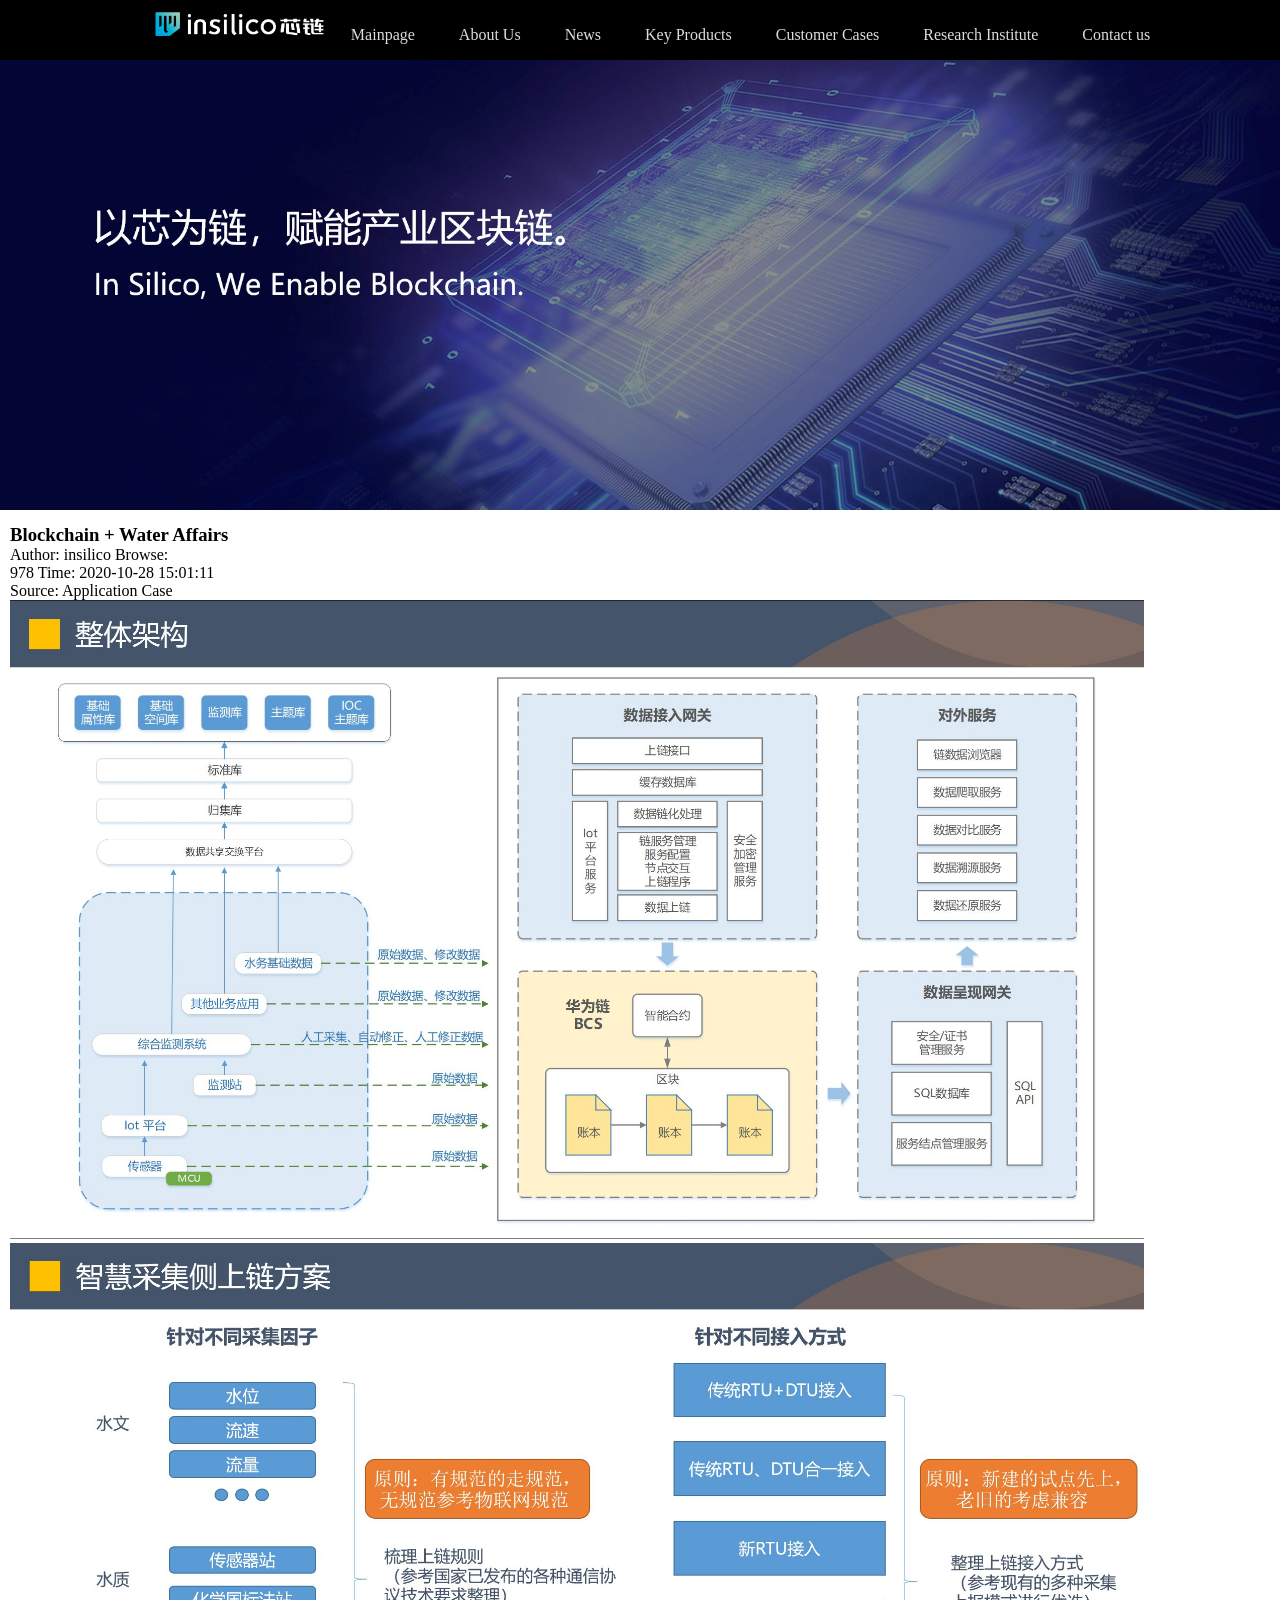
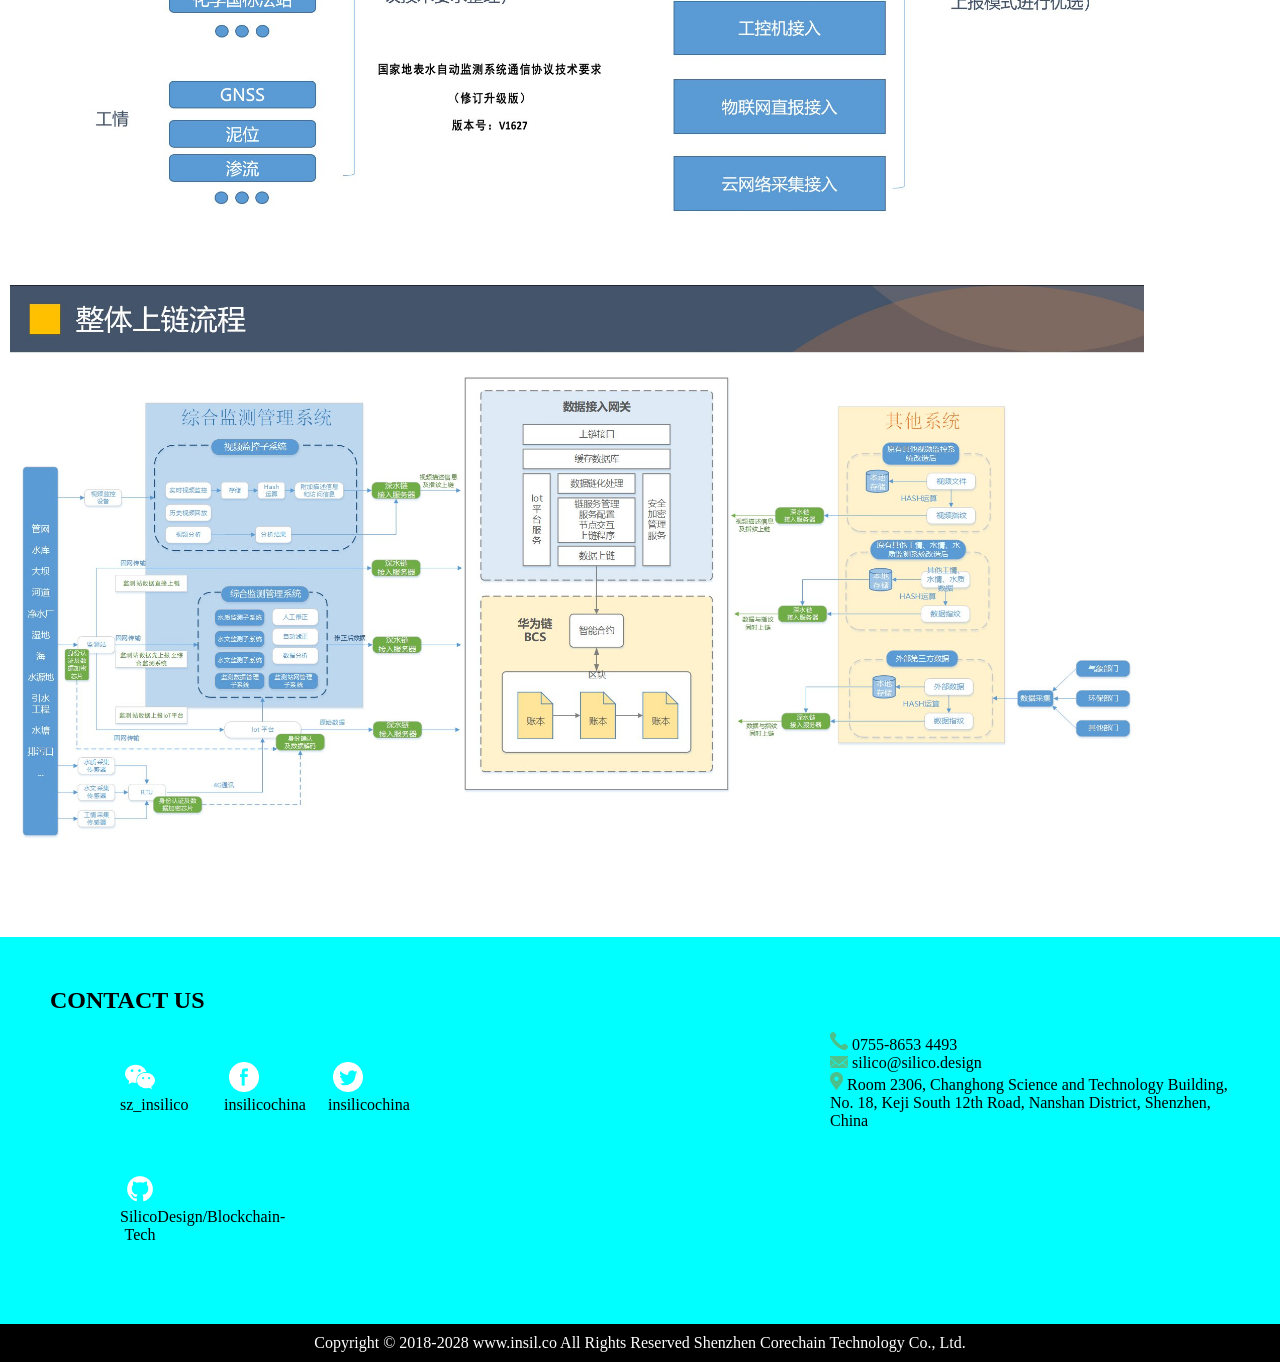
<file: newsDetail/2254949.html>
<!--Sillico-->
<!--By Gordon Peng - 'Gordon-coder'-->
<!DOCTYPE html>

<html lang="en">
    <head>
        <!--Head-->
        <meta charset="utf-8">
        <meta name="viewport" content="width=device-width, initial-scale=1.0">
        <link rel="stylesheet" href="../static/css/styles.css">
        <title>Silico</title>
    </head>
    <body>
        <!--Header-->
        <div id="header">
            <img src="../static/jpgs/side.jpg" height="40" onclick="showsidebar()" id="side">
            <img src="../static/jpgs/logo.jpg" alt="Logo" width="174">
            <span id="links">
                <a href="/" class="header-a">Mainpage</a>
                <a href="/#about-us" class="header-a" >About Us</a>
                <a href="/#news" class="header-a" >News</a>
                <a href="/#key-products" class="header-a" >Key Products</a>
                <a href="/contents/336464" class="header-a"> Customer Cases</a>
                <a href="/contents/793909a" class="header-a" >Research Institute</a>
                <a href="/#contact-us" class="header-a" >Contact us</a>
            </span>
        </div>
        <!--Sidebar-->
        <div id="sidebar">
            <div id="side-links">
                <a href="/" class="header-a">Mainpage</a><br>
                <a href="/#about-us" class="header-a" >About Us</a><br>
                <a href="/#news" class="header-a" >News</a><br>
                <a href="/#key-products" class="header-a" >Key Products</a><br>
                <a href="/contents/336464" class="header-a"> Customer Cases</a><br>
                <a href="/contents/793909a" class="header-a" >Research Institute</a><br>
                <a href="/#contact-us" class="header-a" >Contact us</a><br>
            </div>
        </div>
        <!--Script for sidebar-->
        <script>
            function showsidebar() {
                if (document.getElementById("sidebar").style.visibility == "visible"){
                    document.getElementById("sidebar").style.visibility = "hidden";
                } else {
                    document.getElementById("sidebar").style.visibility = "visible";
                }
            }

            function reset() {
                if (window.matchMedia("(min-width: 800px)").matches) {
                    document.getElementById("sidebar").style.visibility = "hidden";
                }
            }

            setInterval(reset, 100);
        </script>
        <main>
            <!--Picture animaton-->
            <div id="animation">
                <img src="../static/jpgs/description/d1.jpg" onclick="next()" id="description" width="100%">
                <script>
                    var d = 1;
                    function next() {
                        d++;

                        if (d == 4) {
                            d = 1;
                        }

                        document.getElementById("description").src = "../static/jpgs/description/d"+d+".jpg";
                    }
                    //setInterval(next, 10000);
                </script>
            </div>
            <!--Main block-->
            <div style="padding: 10px">
                <h3>Blockchain + Water Affairs</h3>
                <p>Author: insilico Browse: <br>978 Time: 2020-10-28 15:01:11 <br>Source: Application Case</p>
                <img src="../static/jpgs/newsDetail/2254949/e1.jpg" width="90%">
                <img src="../static/jpgs/newsDetail/2254949/e2.jpg" width="90%">
                <img src="../static/jpgs/newsDetail/2254949/e3.jpg" width="90%">
            </div>
        </main>
        <footer id="contact-us">
            <!--Footer-->
            <h2>CONTACT US</h2><br>
            <span id="how-to-contact1">
                <ul>
                    <li>
                        <a href=""><img src="../static/jpgs/footer/wechat.jpg" width="30px"></a><br>
                        sz_insilico
                    </li>
                    <li>
                        <a href="https://www.facebook.com/insilicochina/"><img src="../static/jpgs/footer/facebook.jpg" width="30px"></a><br>
                        insilicochina
                    </li>
                    <li>
                        <a href="https://twitter.com/insilicochina"><img src="../static/jpgs/footer/twitter.jpg" width="30px"></a><br>
                        insilicochina
                    </li>
                    <li>
                        <a href="https://github.com/SilicoDesign/Blockchain-Tech"><img src="../static/jpgs/footer/github.jpg" width="30px"></a><br>
                        SilicoDesign/Blockchain-Tech
                    </li>
                </ul>
            </span>
            <span id="how-to-contact2">
                <ul>
                    <li>
                        <img src="../static/jpgs/footer/tel.jpg">
                        0755-8653 4493
                    </li>
                    <li>
                        <img src="../static/jpgs/footer/mail.jpg">
                        silico@silico.design
                    </li>
                    <li>
                        <img src="../static/jpgs/footer/location.jpg">
                        Room 2306, Changhong Science and Technology Building, No. 18, Keji South 12th Road, Nanshan District, Shenzhen, China
                    </li>
                </ul>
            </span>
        </footer>
        <div id="copy">
            Copyright &copy; 2018-2028 www.insil.co All Rights Reserved Shenzhen Corechain Technology Co., Ltd.
        </div>
    </body>
</html>
</file>
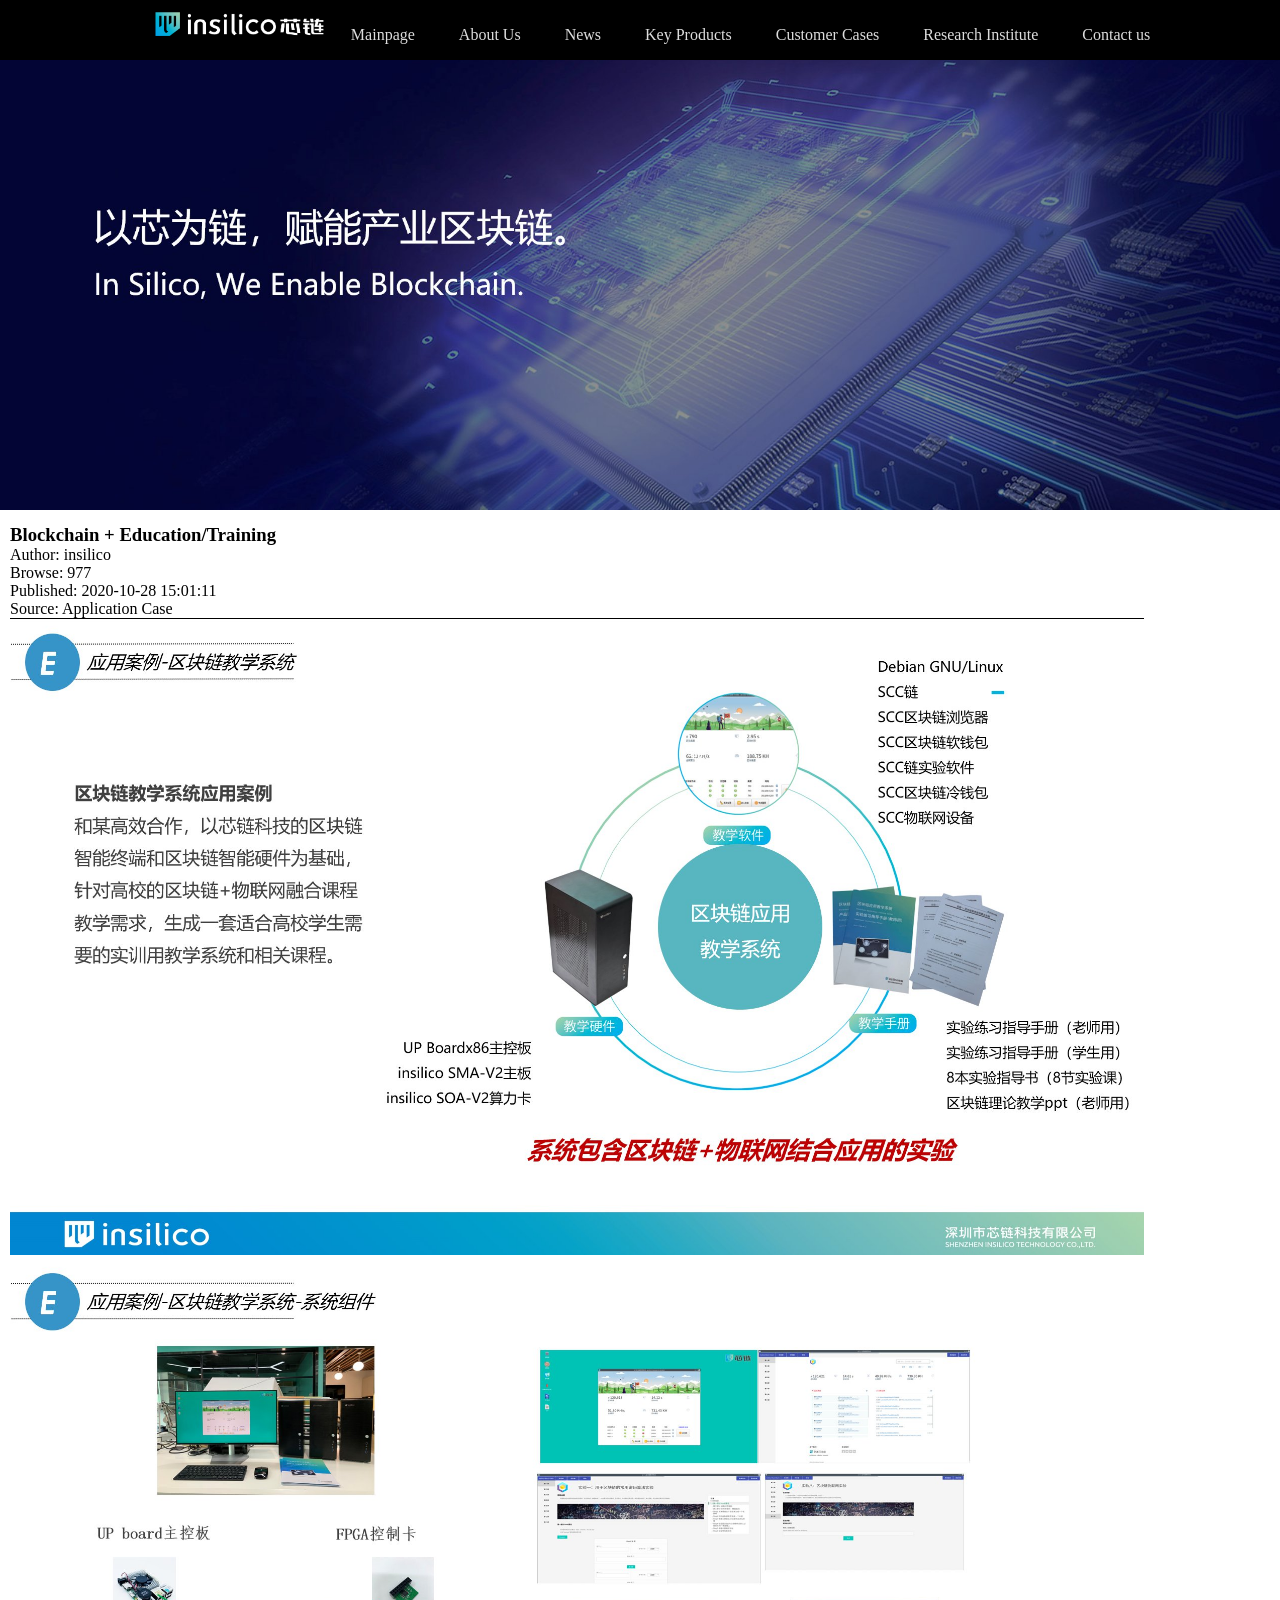
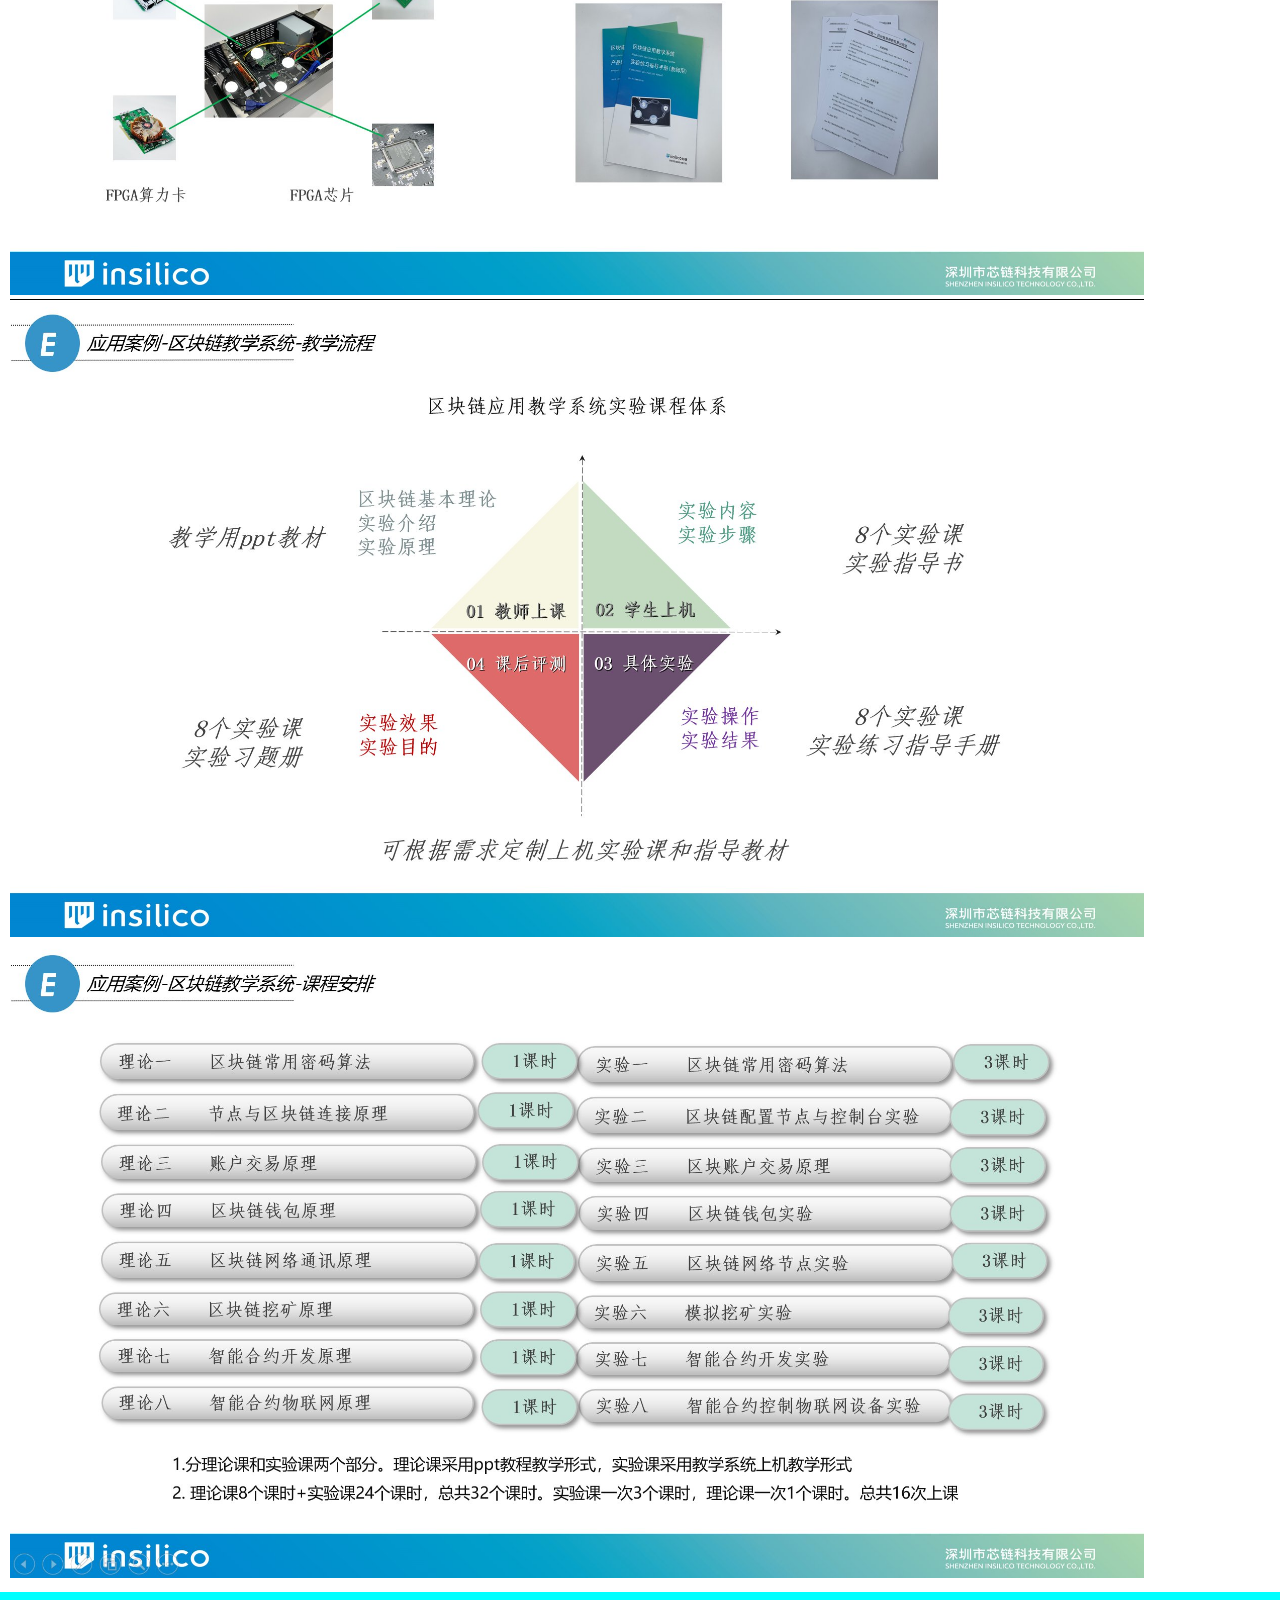
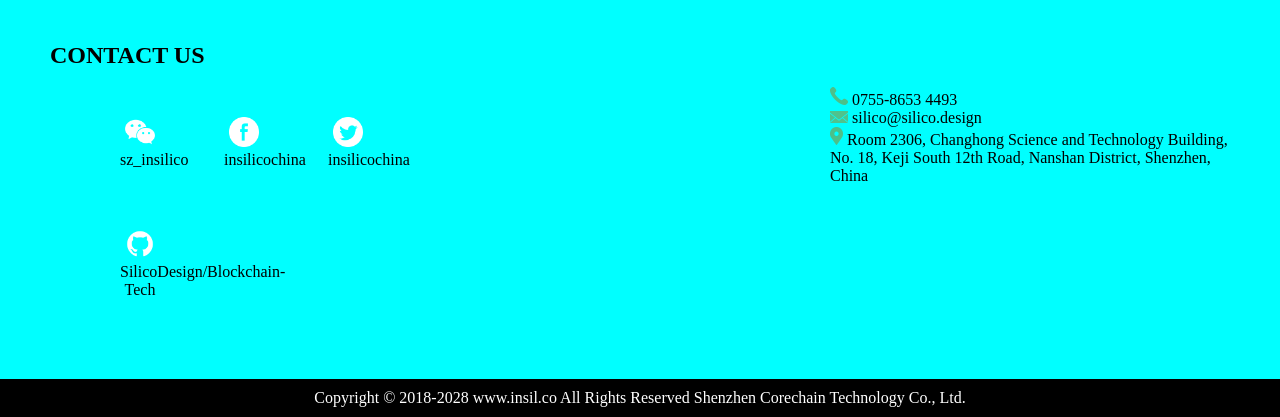
<file: newsDetail/2255002.html>
<!--Sillico-->
<!--By Gordon Peng - 'Gordon-coder'-->
<!DOCTYPE html>

<html lang="en">
    <head>
        <!--Head-->
        <meta charset="utf-8">
        <meta name="viewport" content="width=device-width, initial-scale=1.0">
        <link rel="stylesheet" href="../static/css/styles.css">
        <title>Silico</title>
    </head>
    <body>
        <!--Header-->
        <div id="header">
            <img src="../static/jpgs/side.jpg" height="40" onclick="showsidebar()" id="side">
            <img src="../static/jpgs/logo.jpg" alt="Logo" width="174">
            <span id="links">
                <a href="/" class="header-a">Mainpage</a>
                <a href="/#about-us" class="header-a" >About Us</a>
                <a href="/#news" class="header-a" >News</a>
                <a href="/#key-products" class="header-a" >Key Products</a>
                <a href="/contents/336464" class="header-a"> Customer Cases</a>
                <a href="/contents/793909a" class="header-a" >Research Institute</a>
                <a href="/#contact-us" class="header-a" >Contact us</a>
            </span>
        </div>
        <!--Sidebar-->
        <div id="sidebar">
            <div id="side-links">
                <a href="/" class="header-a">Mainpage</a><br>
                <a href="/#about-us" class="header-a" >About Us</a><br>
                <a href="/#news" class="header-a" >News</a><br>
                <a href="/#key-products" class="header-a" >Key Products</a><br>
                <a href="/contents/336464" class="header-a"> Customer Cases</a><br>
                <a href="/contents/793909a" class="header-a" >Research Institute</a><br>
                <a href="/#contact-us" class="header-a" >Contact us</a><br>
            </div>
        </div>
        <!--Script for sidebar-->
        <script>
            function showsidebar() {
                if (document.getElementById("sidebar").style.visibility == "visible"){
                    document.getElementById("sidebar").style.visibility = "hidden";
                } else {
                    document.getElementById("sidebar").style.visibility = "visible";
                }
            }

            function reset() {
                if (window.matchMedia("(min-width: 800px)").matches) {
                    document.getElementById("sidebar").style.visibility = "hidden";
                }
            }

            setInterval(reset, 100);
        </script>
        <main>
            <!--Picture animaton-->
            <div id="animation">
                <img src="../static/jpgs/description/d1.jpg" onclick="next()" id="description" width="100%">
                <script>
                    var d = 1;
                    function next() {
                        d++;

                        if (d == 4) {
                            d = 1;
                        }

                        document.getElementById("description").src = "../static/jpgs/description/d"+d+".jpg";
                    }
                    //setInterval(next, 10000);
                </script>
            </div>
            <!--Main block-->
            <div style="padding: 10px">
                <h3>Blockchain + Education/Training</h3>
                <p>Author: insilico <br>Browse: 977 <br>Published: 2020-10-28 15:01:11 <br>Source: Application Case</p>
                <img src="../static/jpgs/newsDetail/2255002/e1.jpg" width="90%">
                <img src="../static/jpgs/newsDetail/2255002/e2.jpg" width="90%">
                <img src="../static/jpgs/newsDetail/2255002/e3.jpg" width="90%">
                <img src="../static/jpgs/newsDetail/2255002/e4.jpg" width="90%">
            </div>
        </main>
        <footer id="contact-us">
            <!--Footer-->
            <h2>CONTACT US</h2><br>
            <span id="how-to-contact1">
                <ul>
                    <li>
                        <a href=""><img src="../static/jpgs/footer/wechat.jpg" width="30px"></a><br>
                        sz_insilico
                    </li>
                    <li>
                        <a href="https://www.facebook.com/insilicochina/"><img src="../static/jpgs/footer/facebook.jpg" width="30px"></a><br>
                        insilicochina
                    </li>
                    <li>
                        <a href="https://twitter.com/insilicochina"><img src="../static/jpgs/footer/twitter.jpg" width="30px"></a><br>
                        insilicochina
                    </li>
                    <li>
                        <a href="https://github.com/SilicoDesign/Blockchain-Tech"><img src="../static/jpgs/footer/github.jpg" width="30px"></a><br>
                        SilicoDesign/Blockchain-Tech
                    </li>
                </ul>
            </span>
            <span id="how-to-contact2">
                <ul>
                    <li>
                        <img src="../static/jpgs/footer/tel.jpg">
                        0755-8653 4493
                    </li>
                    <li>
                        <img src="../static/jpgs/footer/mail.jpg">
                        silico@silico.design
                    </li>
                    <li>
                        <img src="../static/jpgs/footer/location.jpg">
                        Room 2306, Changhong Science and Technology Building, No. 18, Keji South 12th Road, Nanshan District, Shenzhen, China
                    </li>
                </ul>
            </span>
        </footer>
        <div id="copy">
            Copyright &copy; 2018-2028 www.insil.co All Rights Reserved Shenzhen Corechain Technology Co., Ltd.
        </div>
    </body>
</html>
</file>
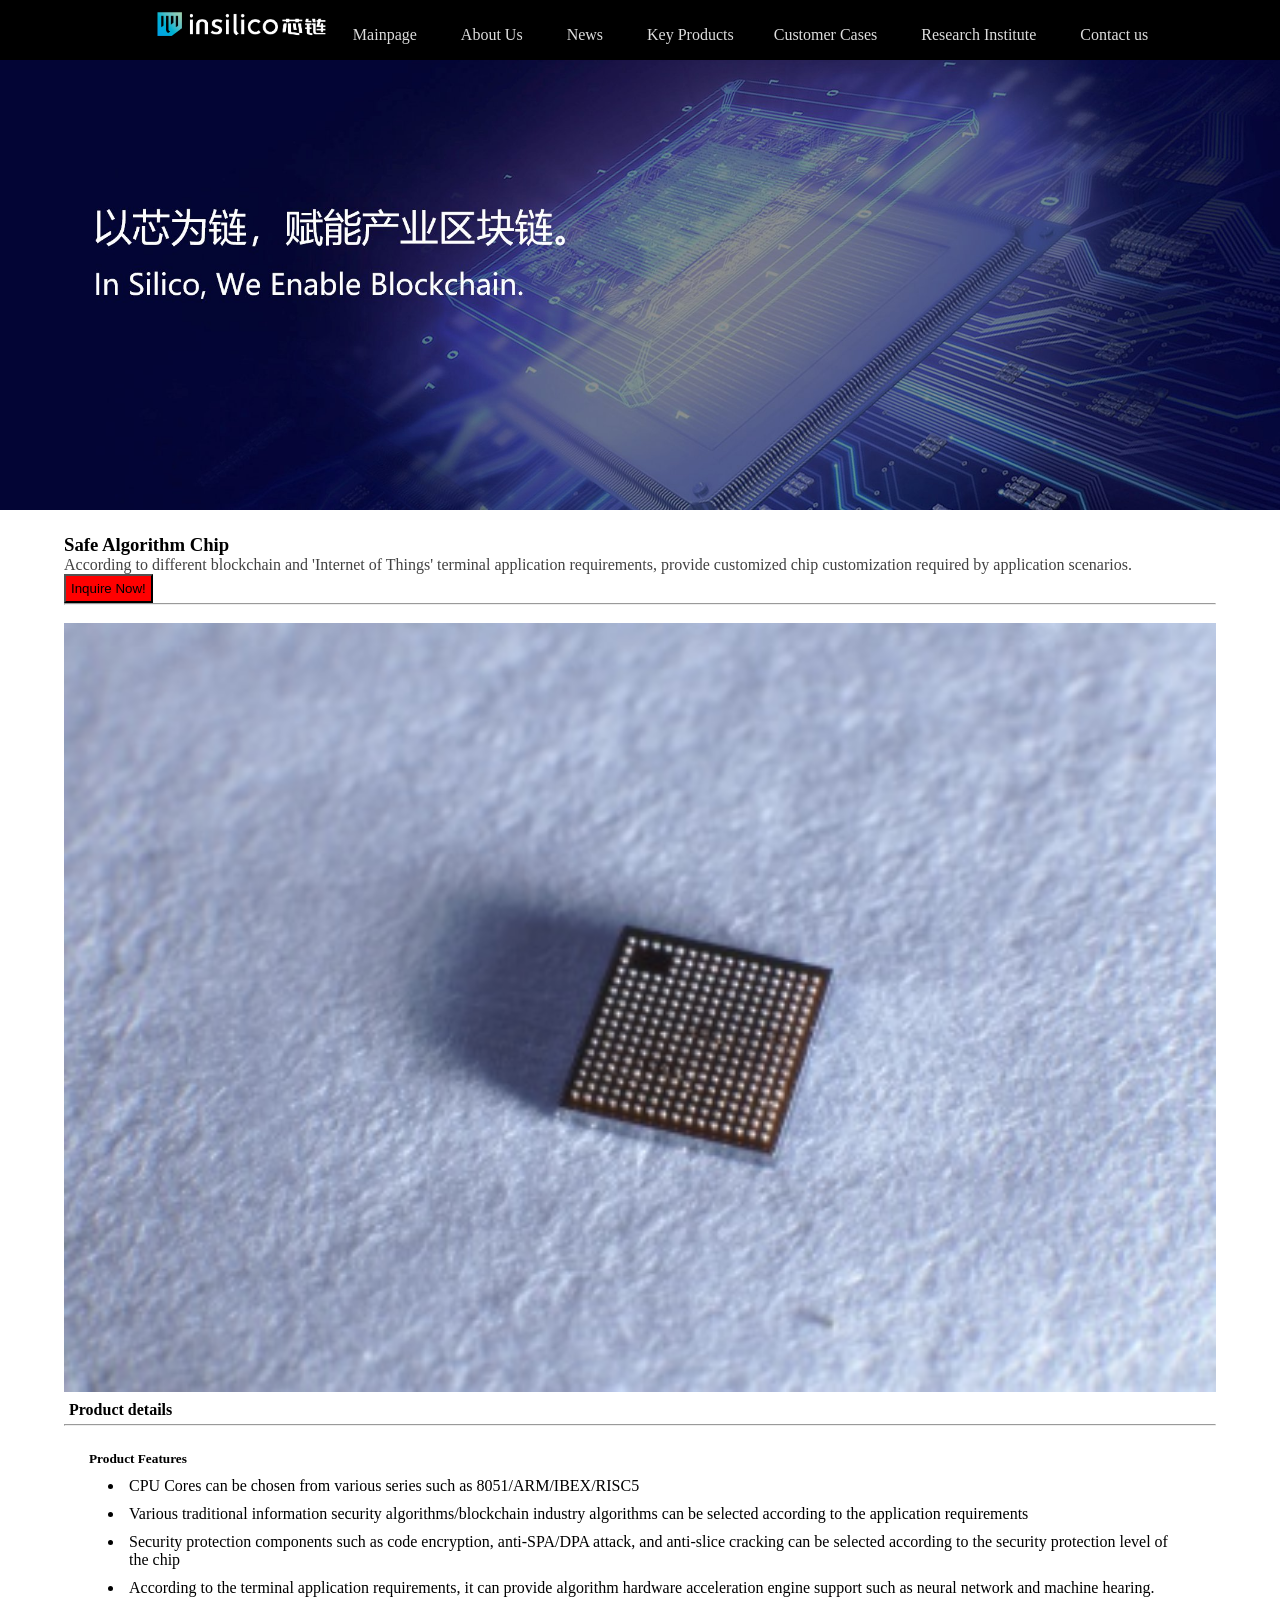
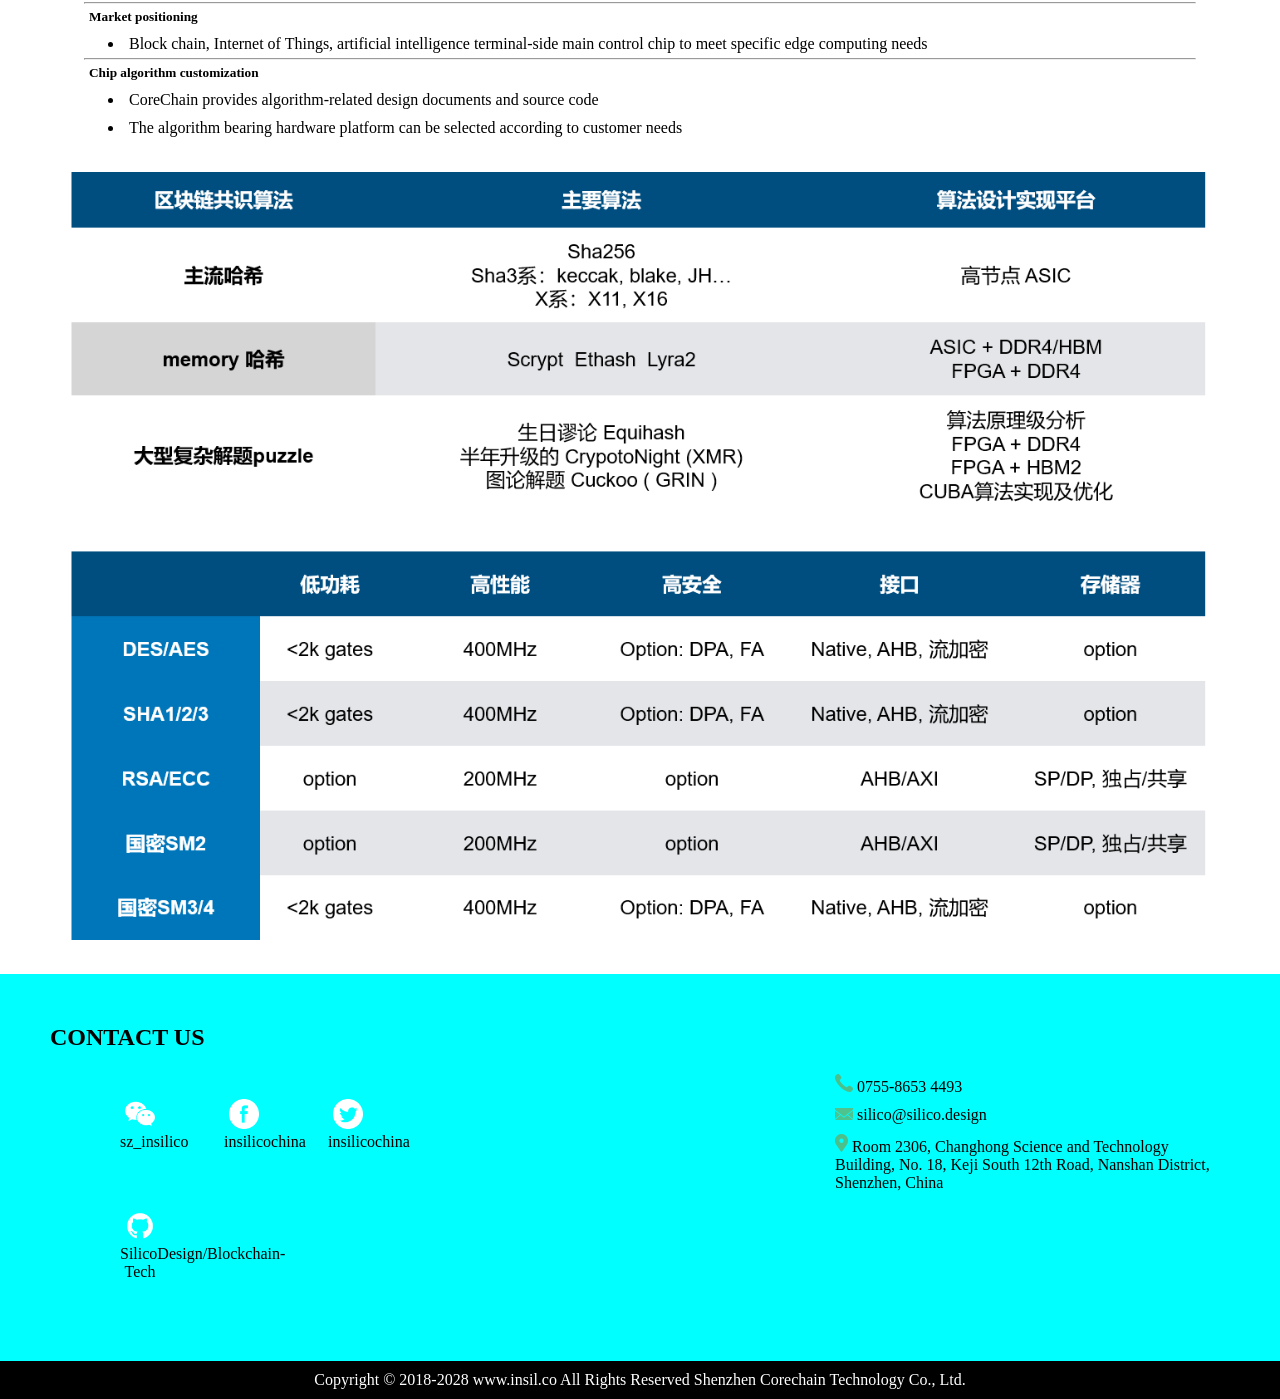
<file: products/3832003.html>
<!--Sillico-->
<!--By Gordon Peng - 'Gordon-coder'-->
<!DOCTYPE html>

<html lang="en">
    <head>
        <!--Head-->
        <meta charset="utf-8">
        <meta name="viewport" content="width=device-width, initial-scale=1.0">
        <link rel="stylesheet" href="../static/css/styles.css">
        <title>
     Safe Algorithm Chip 
</title>
    </head>
    <body>
        <!--Header-->
        <div id="header">
            <img src="../static/jpgs/side.jpg" height="40" onclick="showsidebar()" id="side">
            <img src="../static/jpgs/logo.jpg" alt="Logo" width="174">
            <span id="links">
                <a href="../index.html" class="header-a">Mainpage</a>
                <a href="../index.html#about-us" class="header-a" >About Us</a>
                <a href="../index.html#news" class="header-a" >News</a>
                <a href="../index.html#key-products" class="header-a" >Key Products</a><a href="../contents/336464.html" class="header-a" >Customer Cases</a>
                <a href="../contents/793909a.html" class="header-a" >Research Institute</a>
                <a href="../index.html#contact-us" class="header-a" >Contact us</a>
            </span>
        </div>
        <!--Sidebar-->
        <div id="sidebar">
            <div id="side-links">
                <a href="../index.html" class="header-a">Mainpage</a><br>
                <a href="../index.html#about-us" class="header-a" >About Us</a><br>
                <a href="../index.html#news" class="header-a" >News</a><br>
                <a href="../index.html#key-products" class="header-a" >Key Products</a><a href="../contents/336464.html" class="header-a" >Customer Cases</a><br>
                <a href="../contents/793909a.html" class="header-a" >Research Institute</a><br>
                <a href="../index.html#contact-us" class="header-a" >Contact us</a><br>
            </div>
        </div>
        <!--Script for sidebar-->
        <script>
            function showsidebar() {
                if (document.getElementById("sidebar").style.visibility == "visible"){
                    document.getElementById("sidebar").style.visibility = "hidden";
                } else {
                    document.getElementById("sidebar").style.visibility = "visible";
                }
            }

            function reset() {
                if (window.matchMedia("(min-width: 800px)").matches) {
                    document.getElementById("sidebar").style.visibility = "hidden";
                }
            }

            setInterval(reset, 100);
        </script>
        <main>
            <!--Picture animaton-->
            <div id="animation">
                <img src="../static/jpgs/description/d1.jpg" onclick="next()" id="description" width="100%">
                <script>
                    var d = 1;
                    function next() {
                        d++;

                        if (d == 4) {
                            d = 1;
                        }

                        document.getElementById("description").src = "../static/jpgs/description/d"+d+".jpg";
                    }
                    //setInterval(next, 10000);
                </script>
            </div>
            <!--Main block-->
            
<div style="margin: 20px 5%; width: calc(90%-5px-5px);">
    <h3>
     Safe Algorithm Chip 
</h3>
    <p style="color:rgb(66, 66, 66)"> 
    According to different blockchain and 'Internet of Things' terminal application requirements, provide customized chip customization required by application scenarios.
</p>
    <button type="button" name="inquire" id="bt" style="background-color:red; padding:5px;">Inquire Now!</button>
    <br>
    <hr>
    <br>
    <div> 
    <img id="img" src="../static/jpgs/products/3832003/p1.jpg" width="100%"onclick="next()">
    <script>
    
        var i = 1;
        function next() {
            i++;

            if (i == 4) {
                i = 1;
            }

            document.getElementById("img").src = "../static/jpgs/products/3832003/p"+i+".jpg";
        }
        
    </script>
</div>
    <h4 style="padding: 5px">Product details</h4>
    <hr>
    
    <div style="padding: 20px">
        <style>
            li {
                padding: 5px;
            }
        </style>
        <h5 style="padding: 5px">Product Features</h5>
        <ul>
            <li>
                CPU Cores can be chosen from various series such as 8051/ARM/IBEX/RISC5
            </li>
            <li>
                Various traditional information security algorithms/blockchain industry algorithms can be selected according to the application requirements
            </li>
            <li>
                Security protection components such as code encryption, anti-SPA/DPA attack, and anti-slice cracking can be selected according to the security protection level of the chip
            </li>
            <li>
                According to the terminal application requirements, it can provide algorithm hardware acceleration engine support such as neural network and machine hearing.
            </li>
        </ul>
        <hr>
        <h5 style="padding: 5px">Market positioning</h5>
        <ul>
            <li>
                Block chain, Internet of Things, artificial intelligence terminal-side main control chip to meet specific edge computing needs
            </li>
        </ul>
        <hr>
        <h5 style="padding: 5px">Chip algorithm customization</h5>
        <ul>
            <li>
                CoreChain provides algorithm-related design documents and source code
            </li>
            <li>
                The algorithm bearing hardware platform can be selected according to customer needs
            </li>
        </ul>
    </div>
    <img src="../static/jpgs/products/3832003/table.jpg" alt="table" width="100%">

</div>

        </main>
        <footer id="contact-us">
            <!--Footer-->
            <h2>CONTACT US</h2><br>
            <span id="how-to-contact1">
                <ul>
                    <li>
                        <a href=""><img src="../static/jpgs/footer/wechat.jpg" width="30px"></a><br>
                        sz_insilico
                    </li>
                    <li>
                        <a href="https://www.facebook.com/insilicochina/"><img src="../static/jpgs/footer/facebook.jpg" width="30px"></a><br>
                        insilicochina
                    </li>
                    <li>
                        <a href="https://twitter.com/insilicochina"><img src="../static/jpgs/footer/twitter.jpg" width="30px"></a><br>
                        insilicochina
                    </li>
                    <li>
                        <a href="https://github.com/SilicoDesign/Blockchain-Tech"><img src="../static/jpgs/footer/github.jpg" width="30px"></a><br>
                        SilicoDesign/Blockchain-Tech
                    </li>
                </ul>
            </span>
            <span id="how-to-contact2">
                <ul>
                    <li>
                        <img src="../static/jpgs/footer/tel.jpg">
                        0755-8653 4493
                    </li>
                    <li>
                        <img src="../static/jpgs/footer/mail.jpg">
                        silico@silico.design
                    </li>
                    <li>
                        <img src="../static/jpgs/footer/location.jpg">
                        Room 2306, Changhong Science and Technology Building, No. 18, Keji South 12th Road, Nanshan District, Shenzhen, China
                    </li>
                </ul>
            </span>
        </footer>
        <div id="copy">
            Copyright &copy; 2018-2028 www.insil.co All Rights Reserved Shenzhen Corechain Technology Co., Ltd.
        </div>
    </body>
</html>
</file>
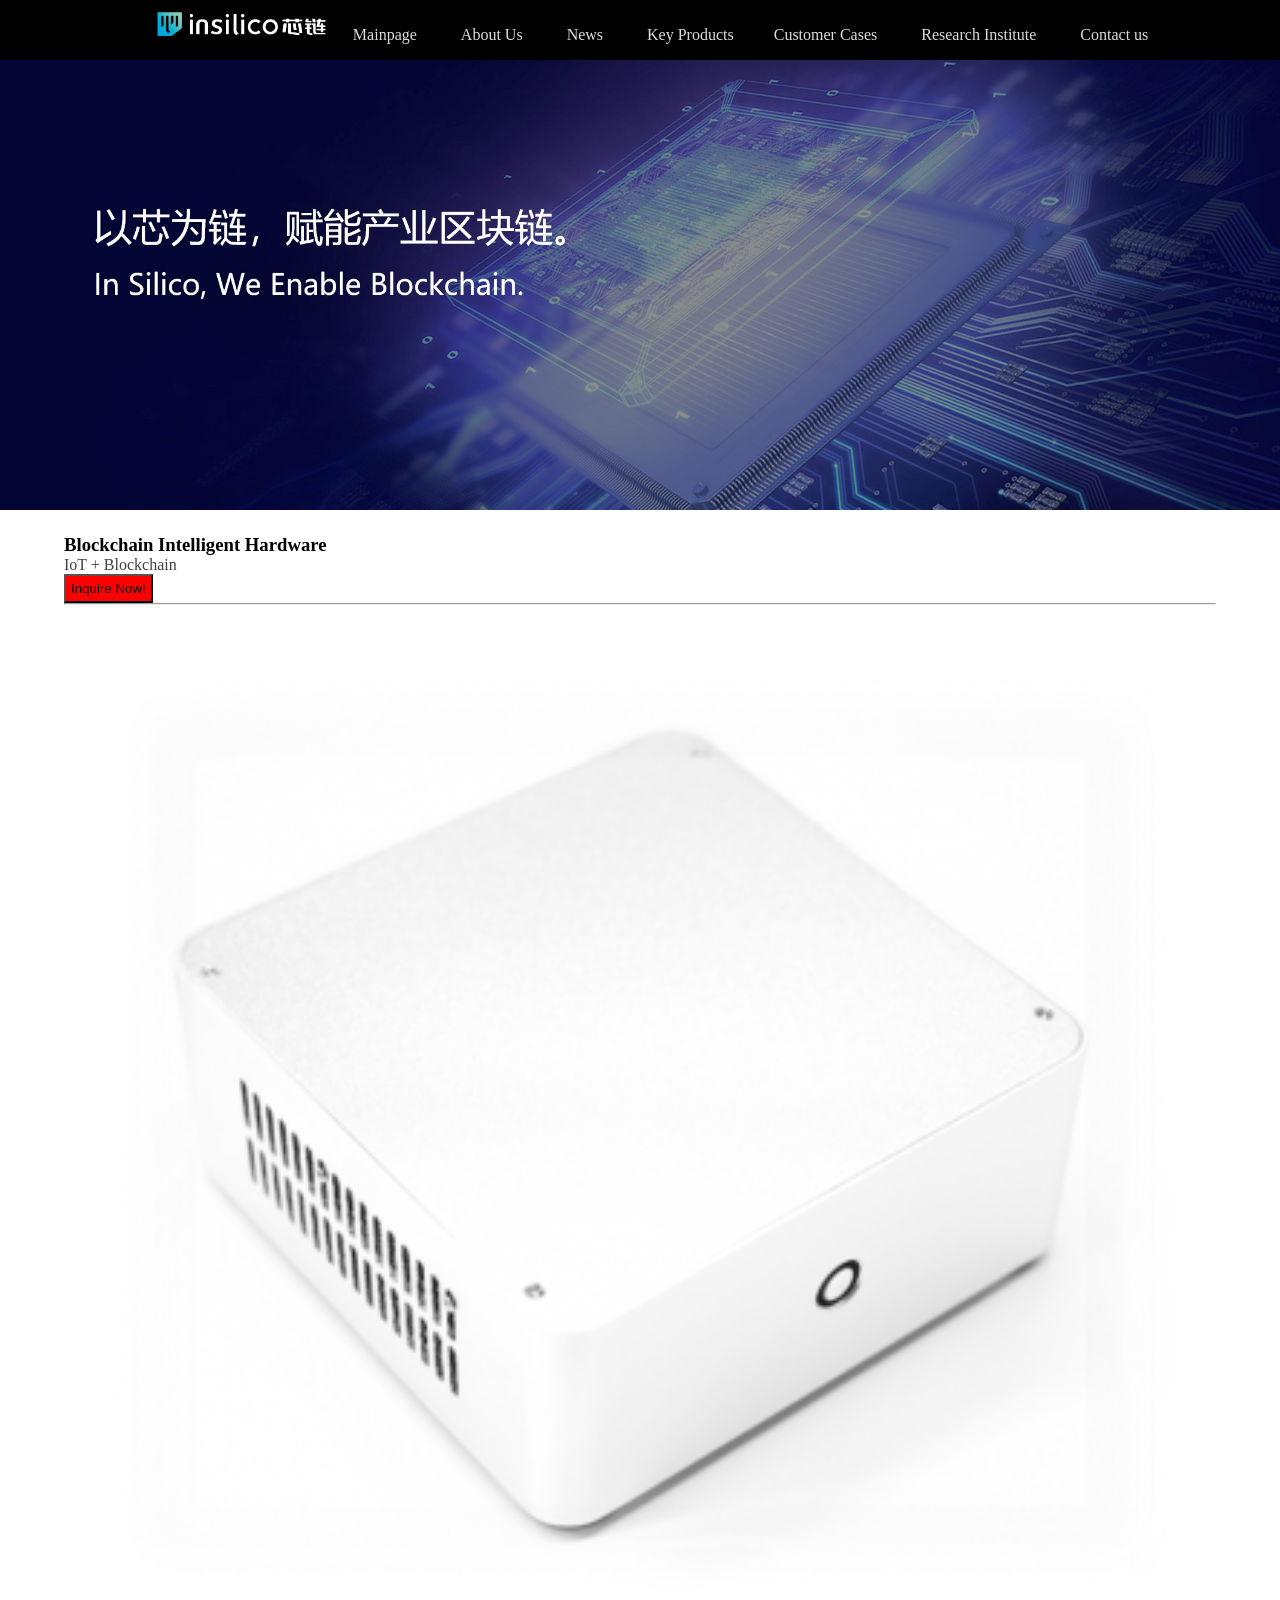
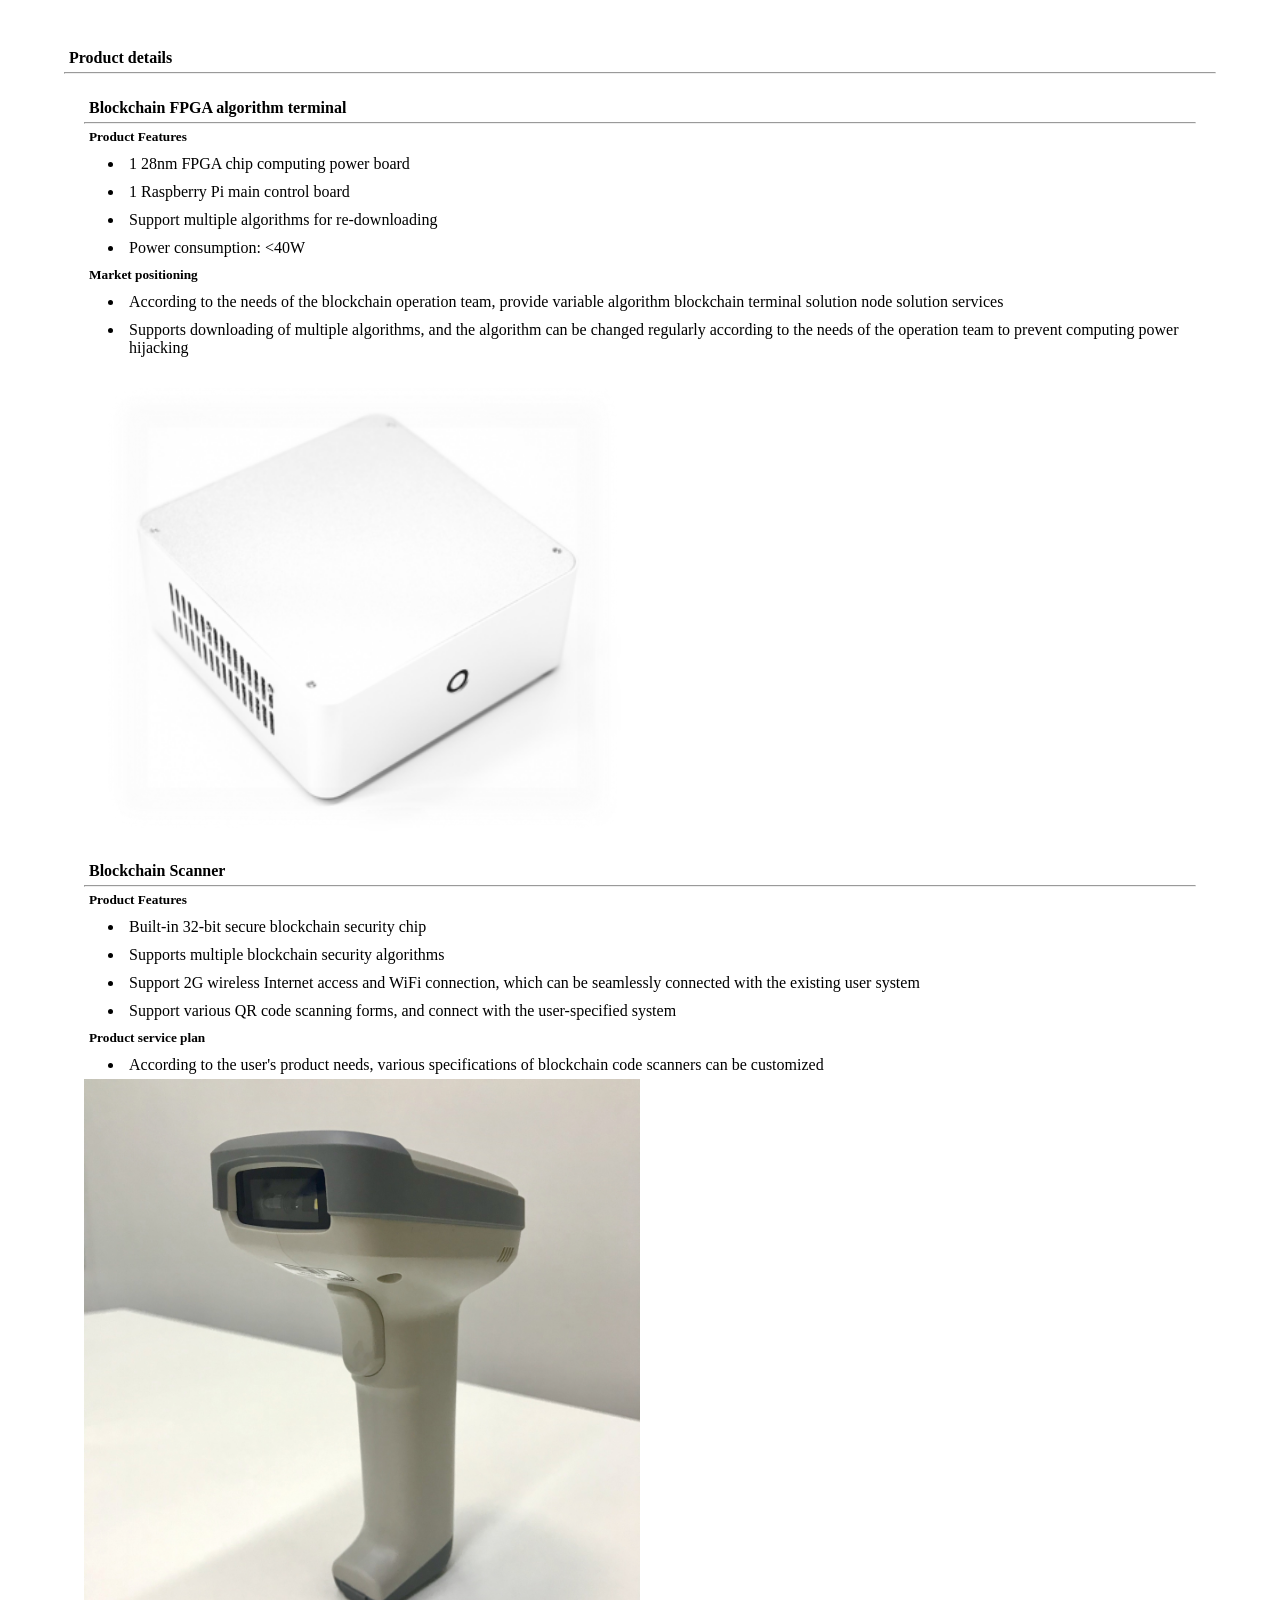
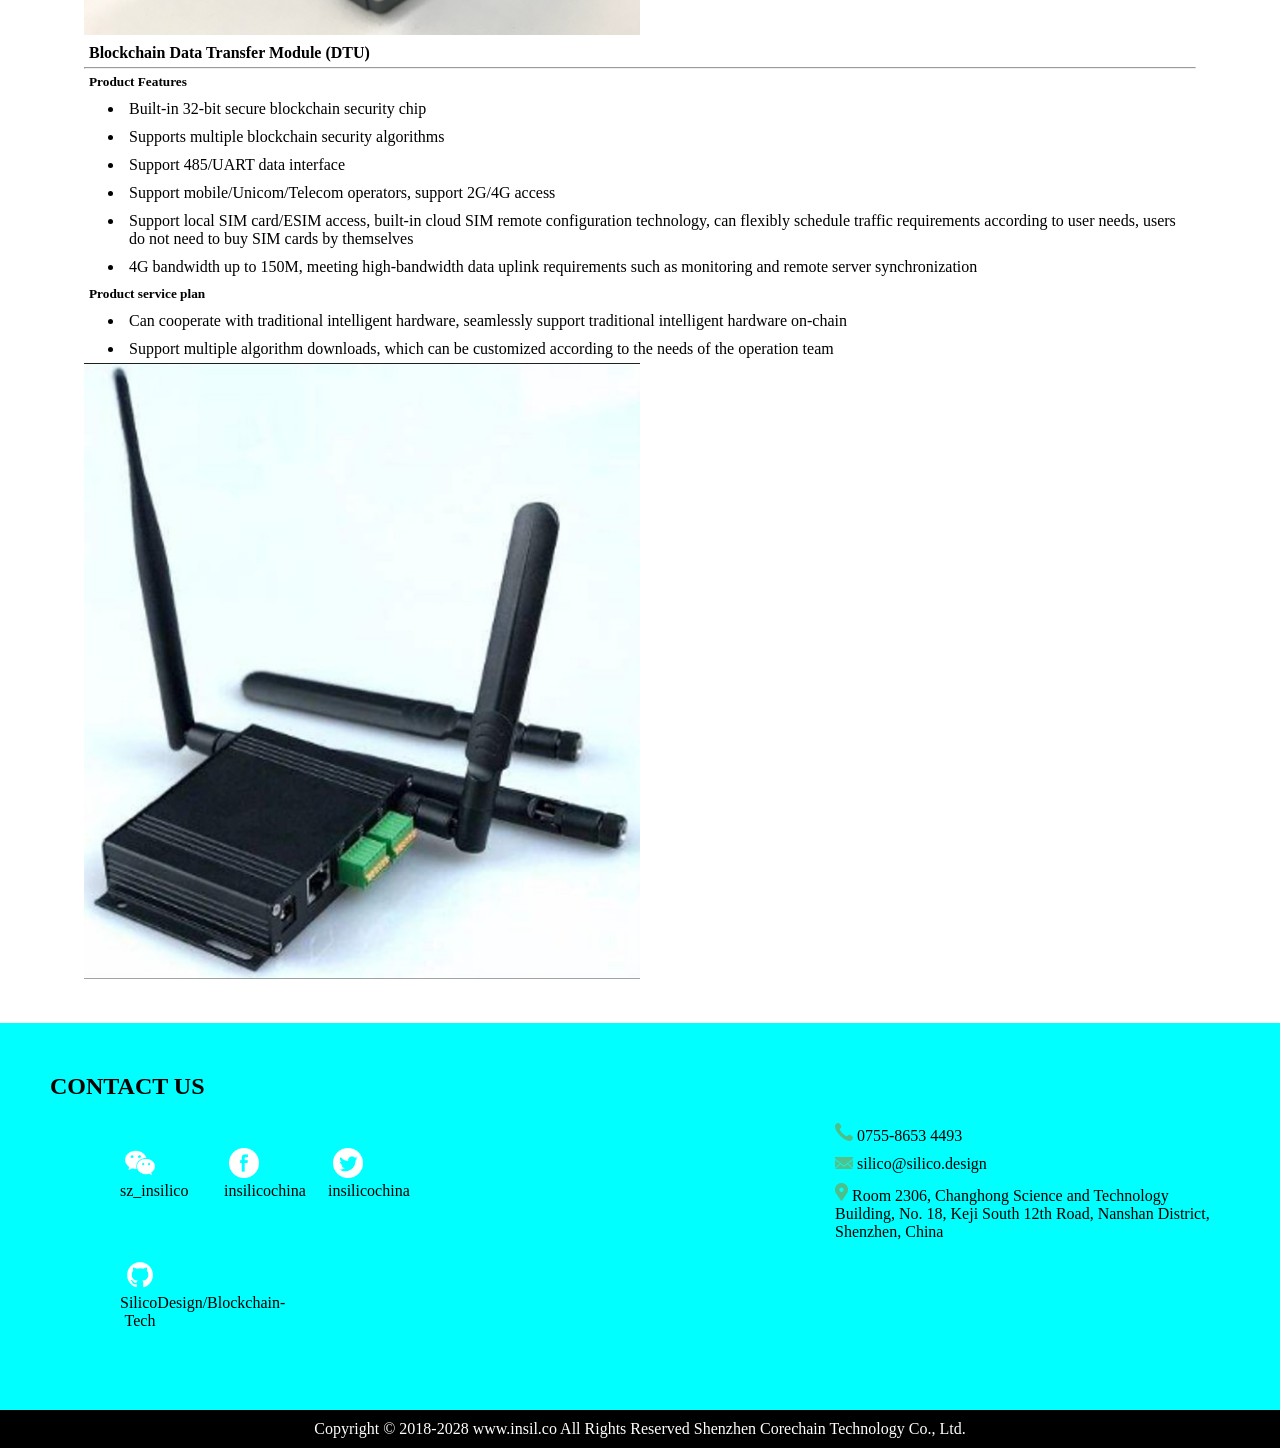
<file: products/3832067.html>
<!--Sillico-->
<!--By Gordon Peng - 'Gordon-coder'-->
<!DOCTYPE html>

<html lang="en">
    <head>
        <!--Head-->
        <meta charset="utf-8">
        <meta name="viewport" content="width=device-width, initial-scale=1.0">
        <link rel="stylesheet" href="../static/css/styles.css">
        <title>
     Blockchain Intelligent Hardware 
</title>
    </head>
    <body>
        <!--Header-->
        <div id="header">
            <img src="../static/jpgs/side.jpg" height="40" onclick="showsidebar()" id="side">
            <img src="../static/jpgs/logo.jpg" alt="Logo" width="174">
            <span id="links">
                <a href="../index.html" class="header-a">Mainpage</a>
                <a href="../index.html#about-us" class="header-a" >About Us</a>
                <a href="../index.html#news" class="header-a" >News</a>
                <a href="../index.html#key-products" class="header-a" >Key Products</a><a href="../contents/336464.html" class="header-a" >Customer Cases</a>
                <a href="../contents/793909a.html" class="header-a" >Research Institute</a>
                <a href="../index.html#contact-us" class="header-a" >Contact us</a>
            </span>
        </div>
        <!--Sidebar-->
        <div id="sidebar">
            <div id="side-links">
                <a href="../index.html" class="header-a">Mainpage</a><br>
                <a href="../index.html#about-us" class="header-a" >About Us</a><br>
                <a href="../index.html#news" class="header-a" >News</a><br>
                <a href="../index.html#key-products" class="header-a" >Key Products</a><a href="../contents/336464.html" class="header-a" >Customer Cases</a><br>
                <a href="../contents/793909a.html" class="header-a" >Research Institute</a><br>
                <a href="../index.html#contact-us" class="header-a" >Contact us</a><br>
            </div>
        </div>
        <!--Script for sidebar-->
        <script>
            function showsidebar() {
                if (document.getElementById("sidebar").style.visibility == "visible"){
                    document.getElementById("sidebar").style.visibility = "hidden";
                } else {
                    document.getElementById("sidebar").style.visibility = "visible";
                }
            }

            function reset() {
                if (window.matchMedia("(min-width: 800px)").matches) {
                    document.getElementById("sidebar").style.visibility = "hidden";
                }
            }

            setInterval(reset, 100);
        </script>
        <main>
            <!--Picture animaton-->
            <div id="animation">
                <img src="../static/jpgs/description/d1.jpg" onclick="next()" id="description" width="100%">
                <script>
                    var d = 1;
                    function next() {
                        d++;

                        if (d == 4) {
                            d = 1;
                        }

                        document.getElementById("description").src = "../static/jpgs/description/d"+d+".jpg";
                    }
                    //setInterval(next, 10000);
                </script>
            </div>
            <!--Main block-->
            
<div style="margin: 20px 5%; width: calc(90%-5px-5px);">
    <h3>
     Blockchain Intelligent Hardware 
</h3>
    <p style="color:rgb(66, 66, 66)"> 
    IoT + Blockchain
</p>
    <button type="button" name="inquire" id="bt" style="background-color:red; padding:5px;">Inquire Now!</button>
    <br>
    <hr>
    <br>
    <div> 
    <img id="img" src="../static/jpgs/products/3832067/p.jpg" width="100%">
</div>
    <h4 style="padding: 5px">Product details</h4>
    <hr>
    
    <div style="padding: 20px">
        <style>
            li {
                padding: 5px;
            }
        </style>
        <h4 style="padding: 5px">Blockchain FPGA algorithm terminal</h4>
        <hr>
        <h5 style="padding: 5px">Product Features</h5>
        <ul>
            <li>
                1 28nm FPGA chip computing power board
            </li>
            <li>
                1 Raspberry Pi main control board
            </li>
            <li>
                Support multiple algorithms for re-downloading
            </li>
            <li>Power consumption: &#60;40W</li>
        </ul>
        <h5 style="padding: 5px">Market positioning</h5>
        <ul>
            <li>
                According to the needs of the blockchain operation team, provide variable algorithm blockchain terminal solution node solution services
            </li>
            <li>
                Supports downloading of multiple algorithms, and the algorithm can be changed regularly according to the needs of the operation team to prevent computing power hijacking
            </li>
        </ul>
        <img id="img" src="../static/jpgs/products/3832067/p.jpg" width="50%">
        <h4 style="padding: 5px">Blockchain Scanner</h4>
        <hr>
        <h5 style="padding: 5px">Product Features</h5>
        <ul>
            <li>
                Built-in 32-bit secure blockchain security chip
            </li>
            <li>
                Supports multiple blockchain security algorithms
            </li>
            <li>
                Support 2G wireless Internet access and WiFi connection, which can be seamlessly connected with the existing user system
            </li>
            <li>
                Support various QR code scanning forms, and connect with the user-specified system
            </li>
        </ul>
        <h5 style="padding: 5px">Product service plan</h5>
        <ul>
            <li>
                According to the user's product needs, various specifications of blockchain code scanners can be customized
            </li>
        </ul>
        <img id="img" src="../static/jpgs/products/3832067/p-img1.jpg" width="50%">
        <h4 style="padding: 5px">Blockchain Data Transfer Module (DTU)</h4>
        <hr>
        <h5 style="padding: 5px">Product Features</h5>
        <ul>
            <li>
                Built-in 32-bit secure blockchain security chip
            </li>
            <li>
                Supports multiple blockchain security algorithms
            </li>
            <li>
                Support 485/UART data interface
            </li>
            <li>
                Support mobile/Unicom/Telecom operators, support 2G/4G access
            </li>
            <li>
                Support local SIM card/ESIM access, built-in cloud SIM remote configuration technology, can flexibly schedule traffic requirements according to user needs, users do not need to buy SIM cards by themselves
            </li>
            <li>
                4G bandwidth up to 150M, meeting high-bandwidth data uplink requirements such as monitoring and remote server synchronization
            </li>
        </ul>
        <h5 style="padding: 5px">Product service plan</h5>
        <ul>
            <li>
                Can cooperate with traditional intelligent hardware, seamlessly support traditional intelligent hardware on-chain
            </li>
            <li>
                Support multiple algorithm downloads, which can be customized according to the needs of the operation team
            </li>
        </ul>
        <img id="img" src="../static/jpgs/products/3832067/p-img2.jpg" width="50%">
    </div>

</div>

        </main>
        <footer id="contact-us">
            <!--Footer-->
            <h2>CONTACT US</h2><br>
            <span id="how-to-contact1">
                <ul>
                    <li>
                        <a href=""><img src="../static/jpgs/footer/wechat.jpg" width="30px"></a><br>
                        sz_insilico
                    </li>
                    <li>
                        <a href="https://www.facebook.com/insilicochina/"><img src="../static/jpgs/footer/facebook.jpg" width="30px"></a><br>
                        insilicochina
                    </li>
                    <li>
                        <a href="https://twitter.com/insilicochina"><img src="../static/jpgs/footer/twitter.jpg" width="30px"></a><br>
                        insilicochina
                    </li>
                    <li>
                        <a href="https://github.com/SilicoDesign/Blockchain-Tech"><img src="../static/jpgs/footer/github.jpg" width="30px"></a><br>
                        SilicoDesign/Blockchain-Tech
                    </li>
                </ul>
            </span>
            <span id="how-to-contact2">
                <ul>
                    <li>
                        <img src="../static/jpgs/footer/tel.jpg">
                        0755-8653 4493
                    </li>
                    <li>
                        <img src="../static/jpgs/footer/mail.jpg">
                        silico@silico.design
                    </li>
                    <li>
                        <img src="../static/jpgs/footer/location.jpg">
                        Room 2306, Changhong Science and Technology Building, No. 18, Keji South 12th Road, Nanshan District, Shenzhen, China
                    </li>
                </ul>
            </span>
        </footer>
        <div id="copy">
            Copyright &copy; 2018-2028 www.insil.co All Rights Reserved Shenzhen Corechain Technology Co., Ltd.
        </div>
    </body>
</html>
</file>
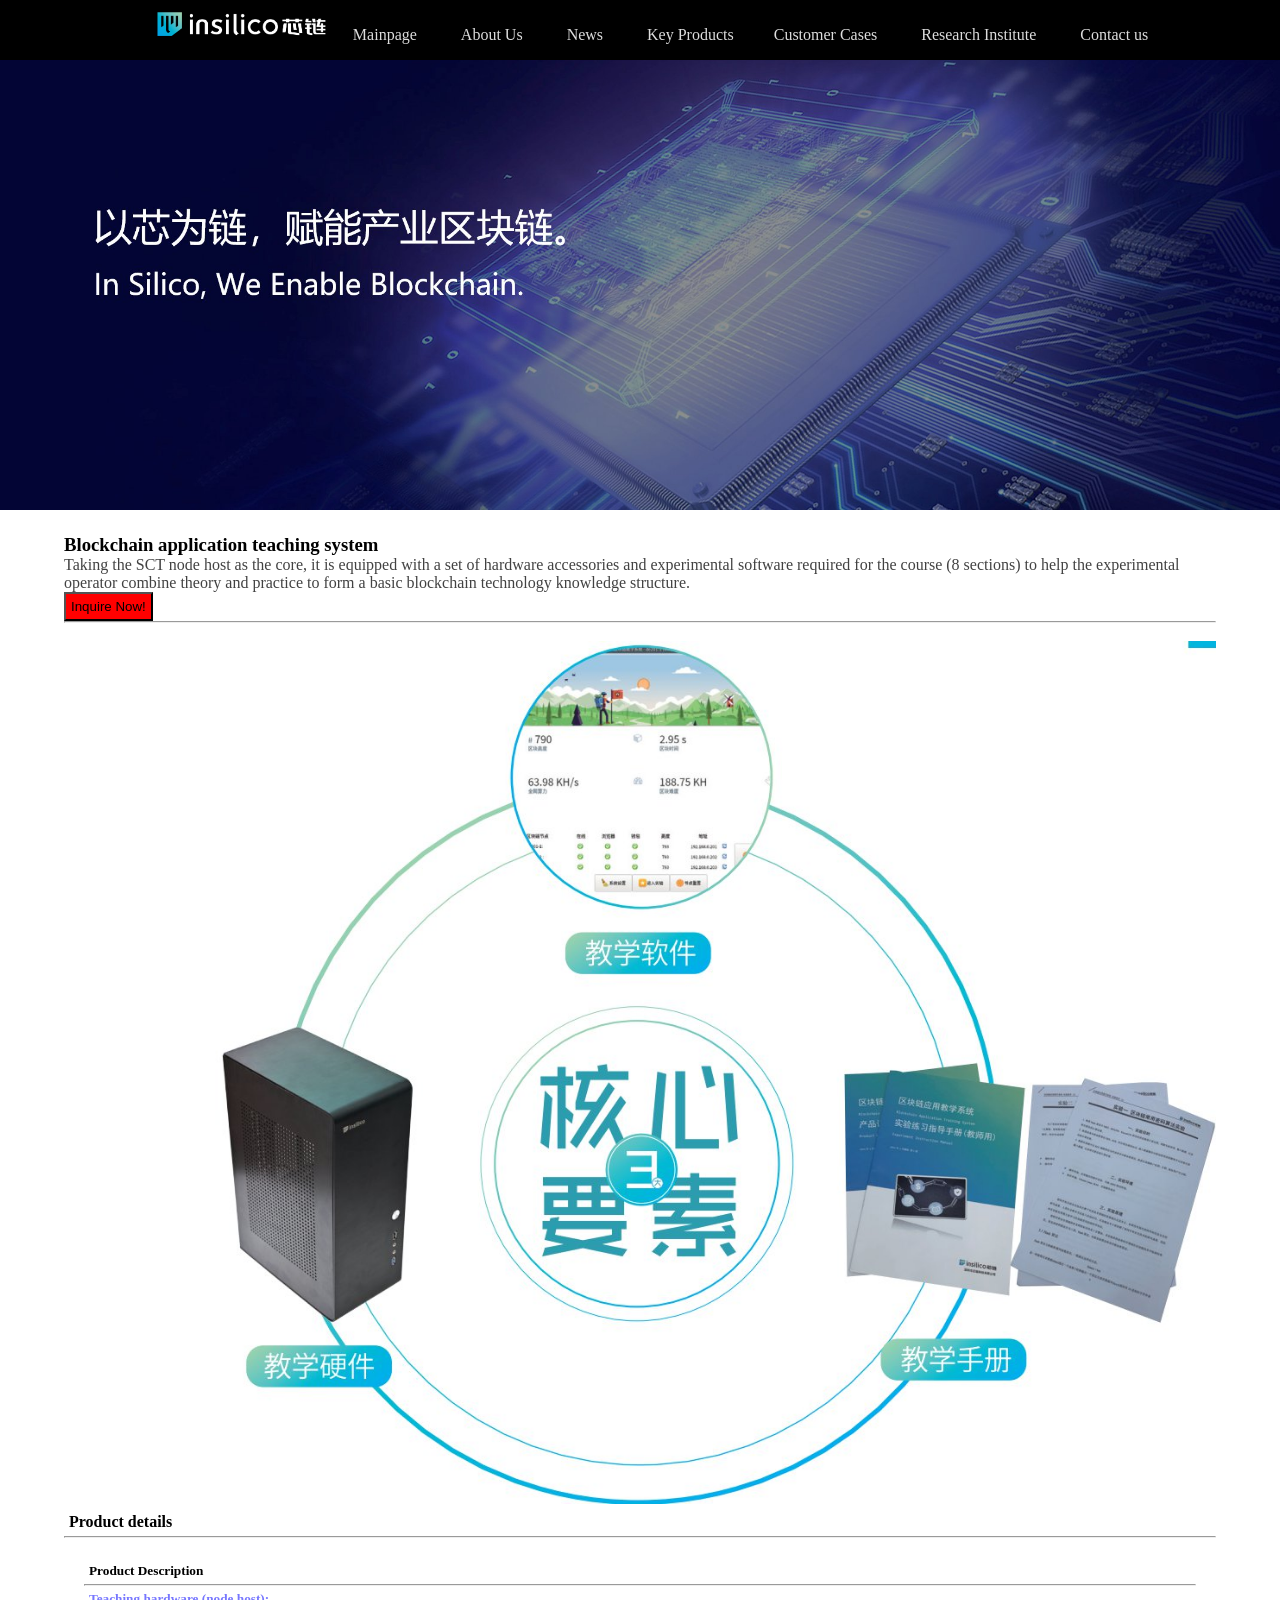
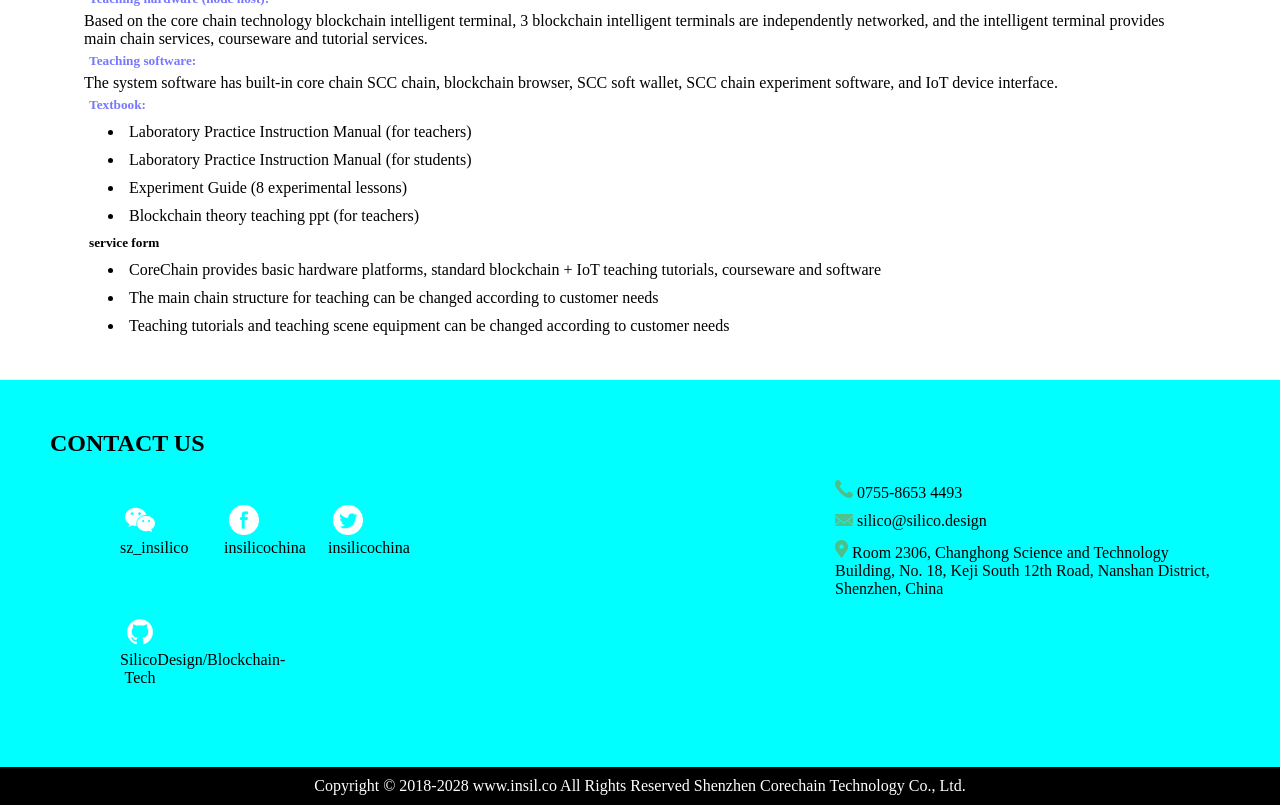
<file: products/3832071.html>
<!--Sillico-->
<!--By Gordon Peng - 'Gordon-coder'-->
<!DOCTYPE html>

<html lang="en">
    <head>
        <!--Head-->
        <meta charset="utf-8">
        <meta name="viewport" content="width=device-width, initial-scale=1.0">
        <link rel="stylesheet" href="../static/css/styles.css">
        <title>
     Blockchain application teaching system 
</title>
    </head>
    <body>
        <!--Header-->
        <div id="header">
            <img src="../static/jpgs/side.jpg" height="40" onclick="showsidebar()" id="side">
            <img src="../static/jpgs/logo.jpg" alt="Logo" width="174">
            <span id="links">
                <a href="../index.html" class="header-a">Mainpage</a>
                <a href="../index.html#about-us" class="header-a" >About Us</a>
                <a href="../index.html#news" class="header-a" >News</a>
                <a href="../index.html#key-products" class="header-a" >Key Products</a><a href="../contents/336464.html" class="header-a" >Customer Cases</a>
                <a href="../contents/793909a.html" class="header-a" >Research Institute</a>
                <a href="../index.html#contact-us" class="header-a" >Contact us</a>
            </span>
        </div>
        <!--Sidebar-->
        <div id="sidebar">
            <div id="side-links">
                <a href="../index.html" class="header-a">Mainpage</a><br>
                <a href="../index.html#about-us" class="header-a" >About Us</a><br>
                <a href="../index.html#news" class="header-a" >News</a><br>
                <a href="../index.html#key-products" class="header-a" >Key Products</a><a href="../contents/336464.html" class="header-a" >Customer Cases</a><br>
                <a href="../contents/793909a.html" class="header-a" >Research Institute</a><br>
                <a href="../index.html#contact-us" class="header-a" >Contact us</a><br>
            </div>
        </div>
        <!--Script for sidebar-->
        <script>
            function showsidebar() {
                if (document.getElementById("sidebar").style.visibility == "visible"){
                    document.getElementById("sidebar").style.visibility = "hidden";
                } else {
                    document.getElementById("sidebar").style.visibility = "visible";
                }
            }

            function reset() {
                if (window.matchMedia("(min-width: 800px)").matches) {
                    document.getElementById("sidebar").style.visibility = "hidden";
                }
            }

            setInterval(reset, 100);
        </script>
        <main>
            <!--Picture animaton-->
            <div id="animation">
                <img src="../static/jpgs/description/d1.jpg" onclick="next()" id="description" width="100%">
                <script>
                    var d = 1;
                    function next() {
                        d++;

                        if (d == 4) {
                            d = 1;
                        }

                        document.getElementById("description").src = "../static/jpgs/description/d"+d+".jpg";
                    }
                    //setInterval(next, 10000);
                </script>
            </div>
            <!--Main block-->
            
<div style="margin: 20px 5%; width: calc(90%-5px-5px);">
    <h3>
     Blockchain application teaching system 
</h3>
    <p style="color:rgb(66, 66, 66)"> 
Taking the SCT node host as the core, it is equipped with a set of hardware accessories and experimental software required for the course (8 sections) to help the experimental operator combine theory and practice to form a basic blockchain technology knowledge structure.
</p>
    <button type="button" name="inquire" id="bt" style="background-color:red; padding:5px;">Inquire Now!</button>
    <br>
    <hr>
    <br>
    <div> 
    <img id="img" src="../static/jpgs/products/3832071/p.jpg" width="100%">
</div>
    <h4 style="padding: 5px">Product details</h4>
    <hr>
    
    <div style="padding: 20px">
        <style>
            li {
                padding: 5px;
            }
        </style>
        <h5 style="padding: 5px">Product Description</h5>
        <hr>
        <h5 style="padding: 5px; color: #77f">Teaching hardware (node host):</h5>
        Based on the core chain technology blockchain intelligent terminal, 3 blockchain intelligent terminals are independently networked, and the intelligent terminal provides main chain services, courseware and tutorial services.
        <h5 style="padding: 5px; color: #77f">Teaching software:</h5>
        The system software has built-in core chain SCC chain, blockchain browser, SCC soft wallet, SCC chain experiment software, and IoT device interface.
        <h5 style="padding: 5px; color: #77f">Textbook:</h5>
        <ul style="list-decoration-type: none">
            <li>
                Laboratory Practice Instruction Manual (for teachers)
            </li>
            <li>
                Laboratory Practice Instruction Manual (for students)
            </li>
            <li>
                Experiment Guide (8 experimental lessons)
            </li>
            <li>
                Blockchain theory teaching ppt (for teachers)
            </li>
        </ul>
        <h5 style="padding: 5px">service form</h5>
        <ul>
            <li>
                CoreChain provides basic hardware platforms, standard blockchain + IoT teaching tutorials, courseware and software
            </li>
            <li>
                The main chain structure for teaching can be changed according to customer needs
            </li>
            <li>
                Teaching tutorials and teaching scene equipment can be changed according to customer needs
            </li>
        </ul>

</div>

        </main>
        <footer id="contact-us">
            <!--Footer-->
            <h2>CONTACT US</h2><br>
            <span id="how-to-contact1">
                <ul>
                    <li>
                        <a href=""><img src="../static/jpgs/footer/wechat.jpg" width="30px"></a><br>
                        sz_insilico
                    </li>
                    <li>
                        <a href="https://www.facebook.com/insilicochina/"><img src="../static/jpgs/footer/facebook.jpg" width="30px"></a><br>
                        insilicochina
                    </li>
                    <li>
                        <a href="https://twitter.com/insilicochina"><img src="../static/jpgs/footer/twitter.jpg" width="30px"></a><br>
                        insilicochina
                    </li>
                    <li>
                        <a href="https://github.com/SilicoDesign/Blockchain-Tech"><img src="../static/jpgs/footer/github.jpg" width="30px"></a><br>
                        SilicoDesign/Blockchain-Tech
                    </li>
                </ul>
            </span>
            <span id="how-to-contact2">
                <ul>
                    <li>
                        <img src="../static/jpgs/footer/tel.jpg">
                        0755-8653 4493
                    </li>
                    <li>
                        <img src="../static/jpgs/footer/mail.jpg">
                        silico@silico.design
                    </li>
                    <li>
                        <img src="../static/jpgs/footer/location.jpg">
                        Room 2306, Changhong Science and Technology Building, No. 18, Keji South 12th Road, Nanshan District, Shenzhen, China
                    </li>
                </ul>
            </span>
        </footer>
        <div id="copy">
            Copyright &copy; 2018-2028 www.insil.co All Rights Reserved Shenzhen Corechain Technology Co., Ltd.
        </div>
    </body>
</html>
</file>
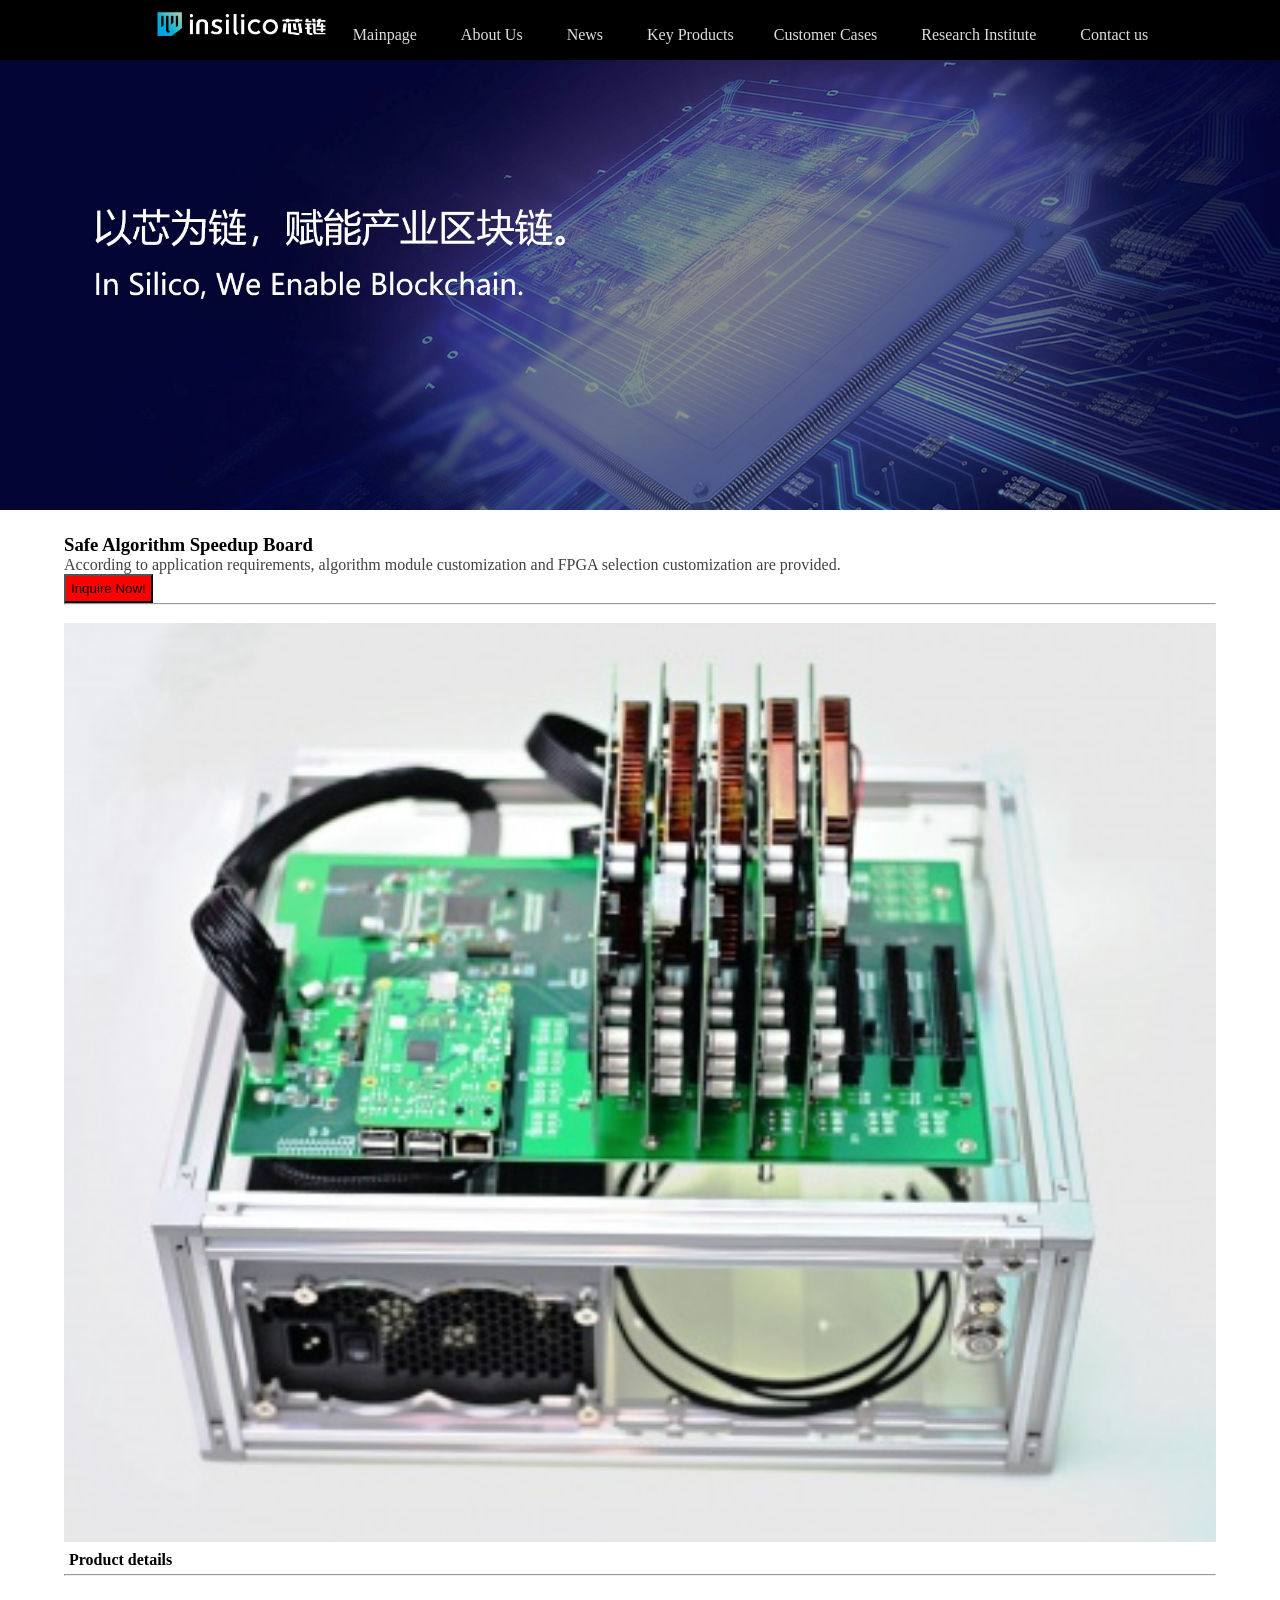
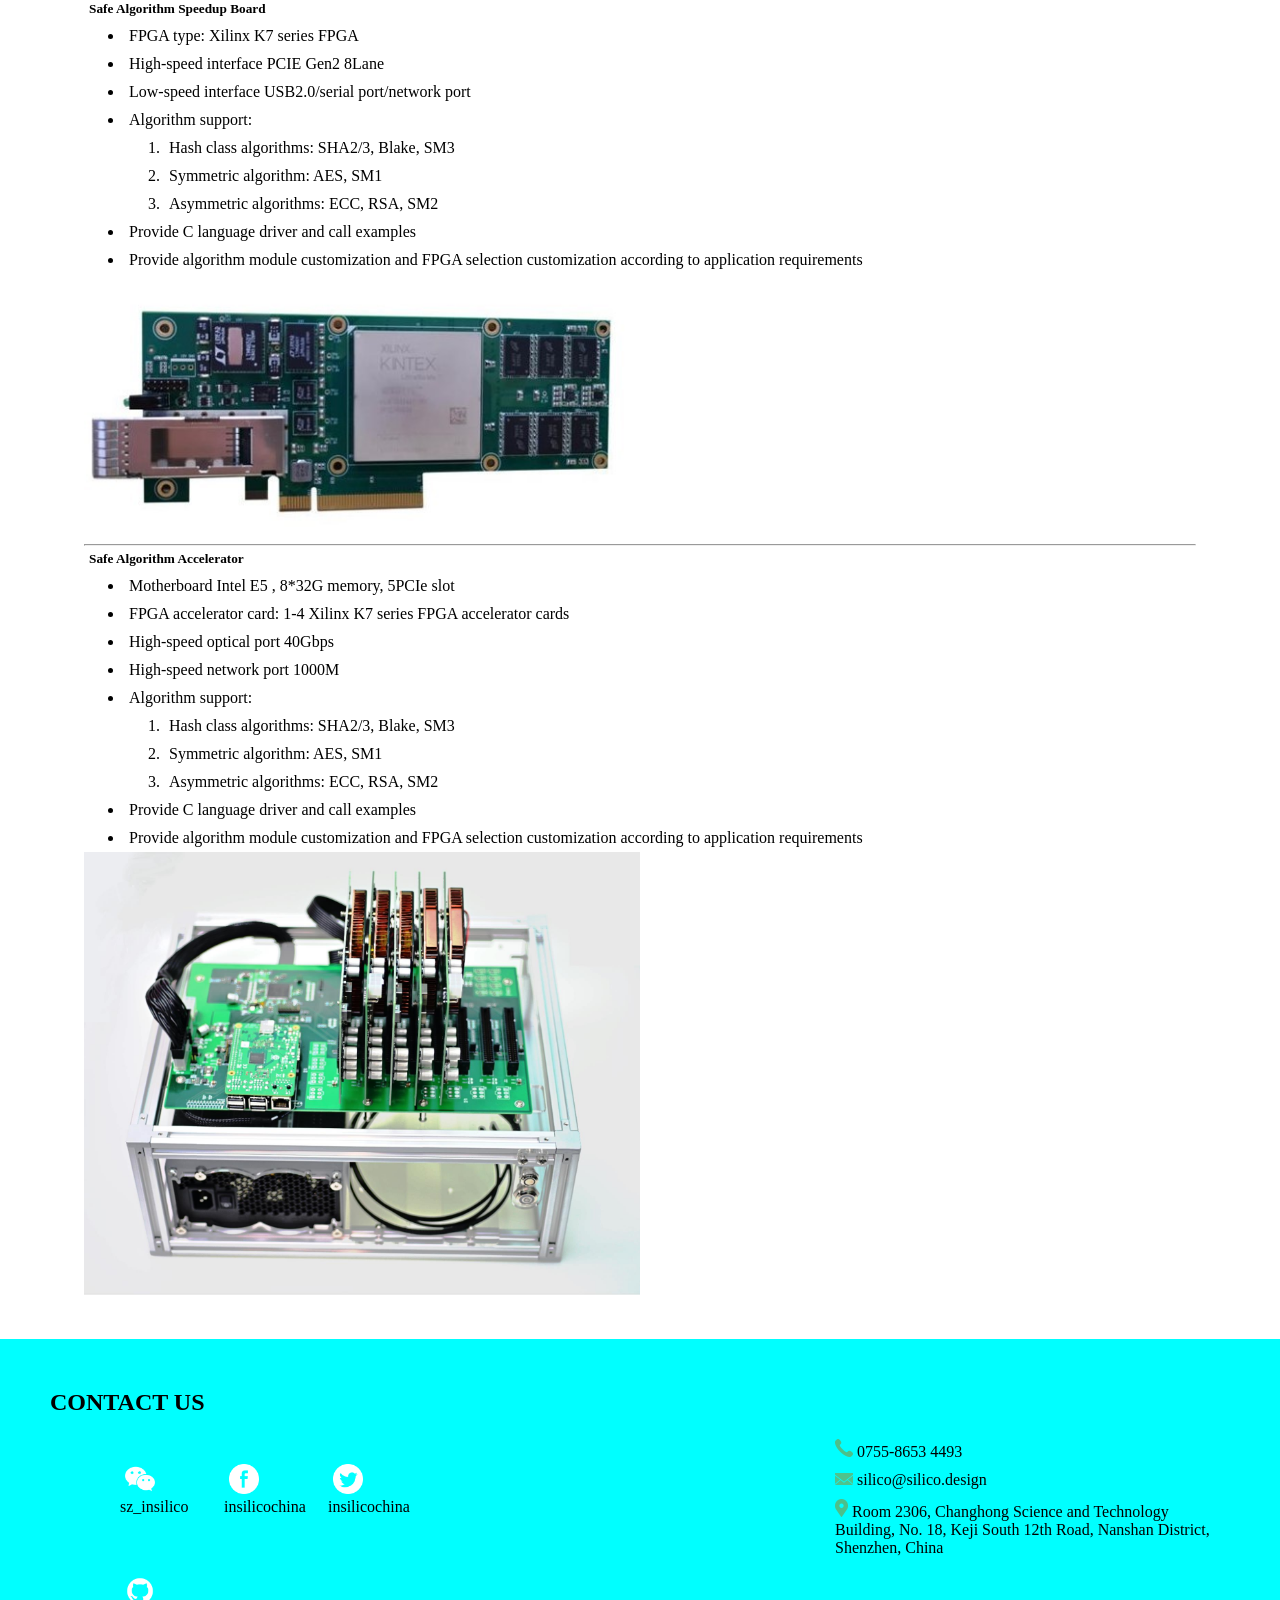
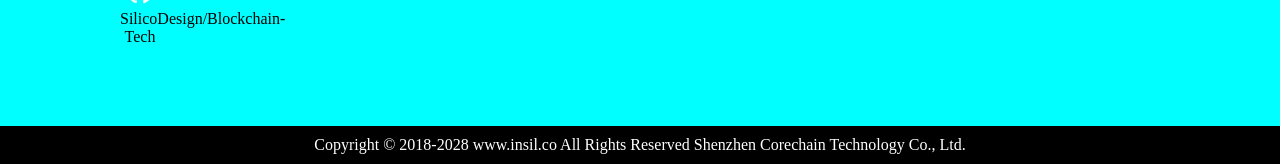
<file: products/4502226.html>
<!--Sillico-->
<!--By Gordon Peng - 'Gordon-coder'-->
<!DOCTYPE html>

<html lang="en">
    <head>
        <!--Head-->
        <meta charset="utf-8">
        <meta name="viewport" content="width=device-width, initial-scale=1.0">
        <link rel="stylesheet" href="../static/css/styles.css">
        <title>
     Safe Algorithm Speedup Board 
</title>
    </head>
    <body>
        <!--Header-->
        <div id="header">
            <img src="../static/jpgs/side.jpg" height="40" onclick="showsidebar()" id="side">
            <img src="../static/jpgs/logo.jpg" alt="Logo" width="174">
            <span id="links">
                <a href="../index.html" class="header-a">Mainpage</a>
                <a href="../index.html#about-us" class="header-a" >About Us</a>
                <a href="../index.html#news" class="header-a" >News</a>
                <a href="../index.html#key-products" class="header-a" >Key Products</a><a href="../contents/336464.html" class="header-a" >Customer Cases</a>
                <a href="../contents/793909a.html" class="header-a" >Research Institute</a>
                <a href="../index.html#contact-us" class="header-a" >Contact us</a>
            </span>
        </div>
        <!--Sidebar-->
        <div id="sidebar">
            <div id="side-links">
                <a href="../index.html" class="header-a">Mainpage</a><br>
                <a href="../index.html#about-us" class="header-a" >About Us</a><br>
                <a href="../index.html#news" class="header-a" >News</a><br>
                <a href="../index.html#key-products" class="header-a" >Key Products</a><a href="../contents/336464.html" class="header-a" >Customer Cases</a><br>
                <a href="../contents/793909a.html" class="header-a" >Research Institute</a><br>
                <a href="../index.html#contact-us" class="header-a" >Contact us</a><br>
            </div>
        </div>
        <!--Script for sidebar-->
        <script>
            function showsidebar() {
                if (document.getElementById("sidebar").style.visibility == "visible"){
                    document.getElementById("sidebar").style.visibility = "hidden";
                } else {
                    document.getElementById("sidebar").style.visibility = "visible";
                }
            }

            function reset() {
                if (window.matchMedia("(min-width: 800px)").matches) {
                    document.getElementById("sidebar").style.visibility = "hidden";
                }
            }

            setInterval(reset, 100);
        </script>
        <main>
            <!--Picture animaton-->
            <div id="animation">
                <img src="../static/jpgs/description/d1.jpg" onclick="next()" id="description" width="100%">
                <script>
                    var d = 1;
                    function next() {
                        d++;

                        if (d == 4) {
                            d = 1;
                        }

                        document.getElementById("description").src = "../static/jpgs/description/d"+d+".jpg";
                    }
                    //setInterval(next, 10000);
                </script>
            </div>
            <!--Main block-->
            
<div style="margin: 20px 5%; width: calc(90%-5px-5px);">
    <h3>
     Safe Algorithm Speedup Board 
</h3>
    <p style="color:rgb(66, 66, 66)"> 
    According to application requirements, algorithm module customization and FPGA selection customization are provided.
</p>
    <button type="button" name="inquire" id="bt" style="background-color:red; padding:5px;">Inquire Now!</button>
    <br>
    <hr>
    <br>
    <div> 
    <img id="img" src="../static/jpgs/products/4502226/p.jpg" width="100%">
</div>
    <h4 style="padding: 5px">Product details</h4>
    <hr>
    
    <div style="padding: 20px">
        <style>
            li {
                padding: 5px;
            }
        </style>
        <h5 style="padding: 5px">Safe Algorithm Speedup Board</h5>
        <ul>
            <li>
                FPGA type: Xilinx K7 series FPGA
            </li>
            <li>
                High-speed interface PCIE Gen2 8Lane
            </li>
            <li>
                Low-speed interface USB2.0/serial port/network port
            </li>
            <li>
                Algorithm support:
            </li>
            <ol>
                <li>
                    Hash class algorithms: SHA2/3, Blake, SM3
                </li>
                <li>
                    Symmetric algorithm: AES, SM1
                </li>
                <li>
                    Asymmetric algorithms: ECC, RSA, SM2
                </li>
            </ol>
            <li>
                Provide C language driver and call examples
            </li>
            <li>
                Provide algorithm module customization and FPGA selection customization according to application requirements
            </li>
        </ul>
        <img id="img" src="../static/jpgs/products/4502226/p-img1.jpg" width="50%">
        <hr>
        <h5 style="padding: 5px">Safe Algorithm Accelerator</h5>
        <ul>
            <li>
                Motherboard Intel E5 , 8*32G memory, 5PCIe slot
            </li>
            <li>
                FPGA accelerator card: 1-4 Xilinx K7 series FPGA accelerator cards
            </li>
            <li>
                High-speed optical port 40Gbps
            </li>
            <li>
                High-speed network port 1000M
            </li>
            <li>
                Algorithm support:
            </li>
            <ol>
                <li>
                    Hash class algorithms: SHA2/3, Blake, SM3
                </li>
                <li>
                    Symmetric algorithm: AES, SM1
                </li>
                <li>
                    Asymmetric algorithms: ECC, RSA, SM2
                </li>
            </ol>
            <li>
                Provide C language driver and call examples
            </li>
            <li>
                Provide algorithm module customization and FPGA selection customization according to application requirements
            </li>
        </ul>
        <img id="img" src="../static/jpgs/products/4502226/p-img2.jpg" width="50%">
    </div>

</div>

        </main>
        <footer id="contact-us">
            <!--Footer-->
            <h2>CONTACT US</h2><br>
            <span id="how-to-contact1">
                <ul>
                    <li>
                        <a href=""><img src="../static/jpgs/footer/wechat.jpg" width="30px"></a><br>
                        sz_insilico
                    </li>
                    <li>
                        <a href="https://www.facebook.com/insilicochina/"><img src="../static/jpgs/footer/facebook.jpg" width="30px"></a><br>
                        insilicochina
                    </li>
                    <li>
                        <a href="https://twitter.com/insilicochina"><img src="../static/jpgs/footer/twitter.jpg" width="30px"></a><br>
                        insilicochina
                    </li>
                    <li>
                        <a href="https://github.com/SilicoDesign/Blockchain-Tech"><img src="../static/jpgs/footer/github.jpg" width="30px"></a><br>
                        SilicoDesign/Blockchain-Tech
                    </li>
                </ul>
            </span>
            <span id="how-to-contact2">
                <ul>
                    <li>
                        <img src="../static/jpgs/footer/tel.jpg">
                        0755-8653 4493
                    </li>
                    <li>
                        <img src="../static/jpgs/footer/mail.jpg">
                        silico@silico.design
                    </li>
                    <li>
                        <img src="../static/jpgs/footer/location.jpg">
                        Room 2306, Changhong Science and Technology Building, No. 18, Keji South 12th Road, Nanshan District, Shenzhen, China
                    </li>
                </ul>
            </span>
        </footer>
        <div id="copy">
            Copyright &copy; 2018-2028 www.insil.co All Rights Reserved Shenzhen Corechain Technology Co., Ltd.
        </div>
    </body>
</html>
</file>
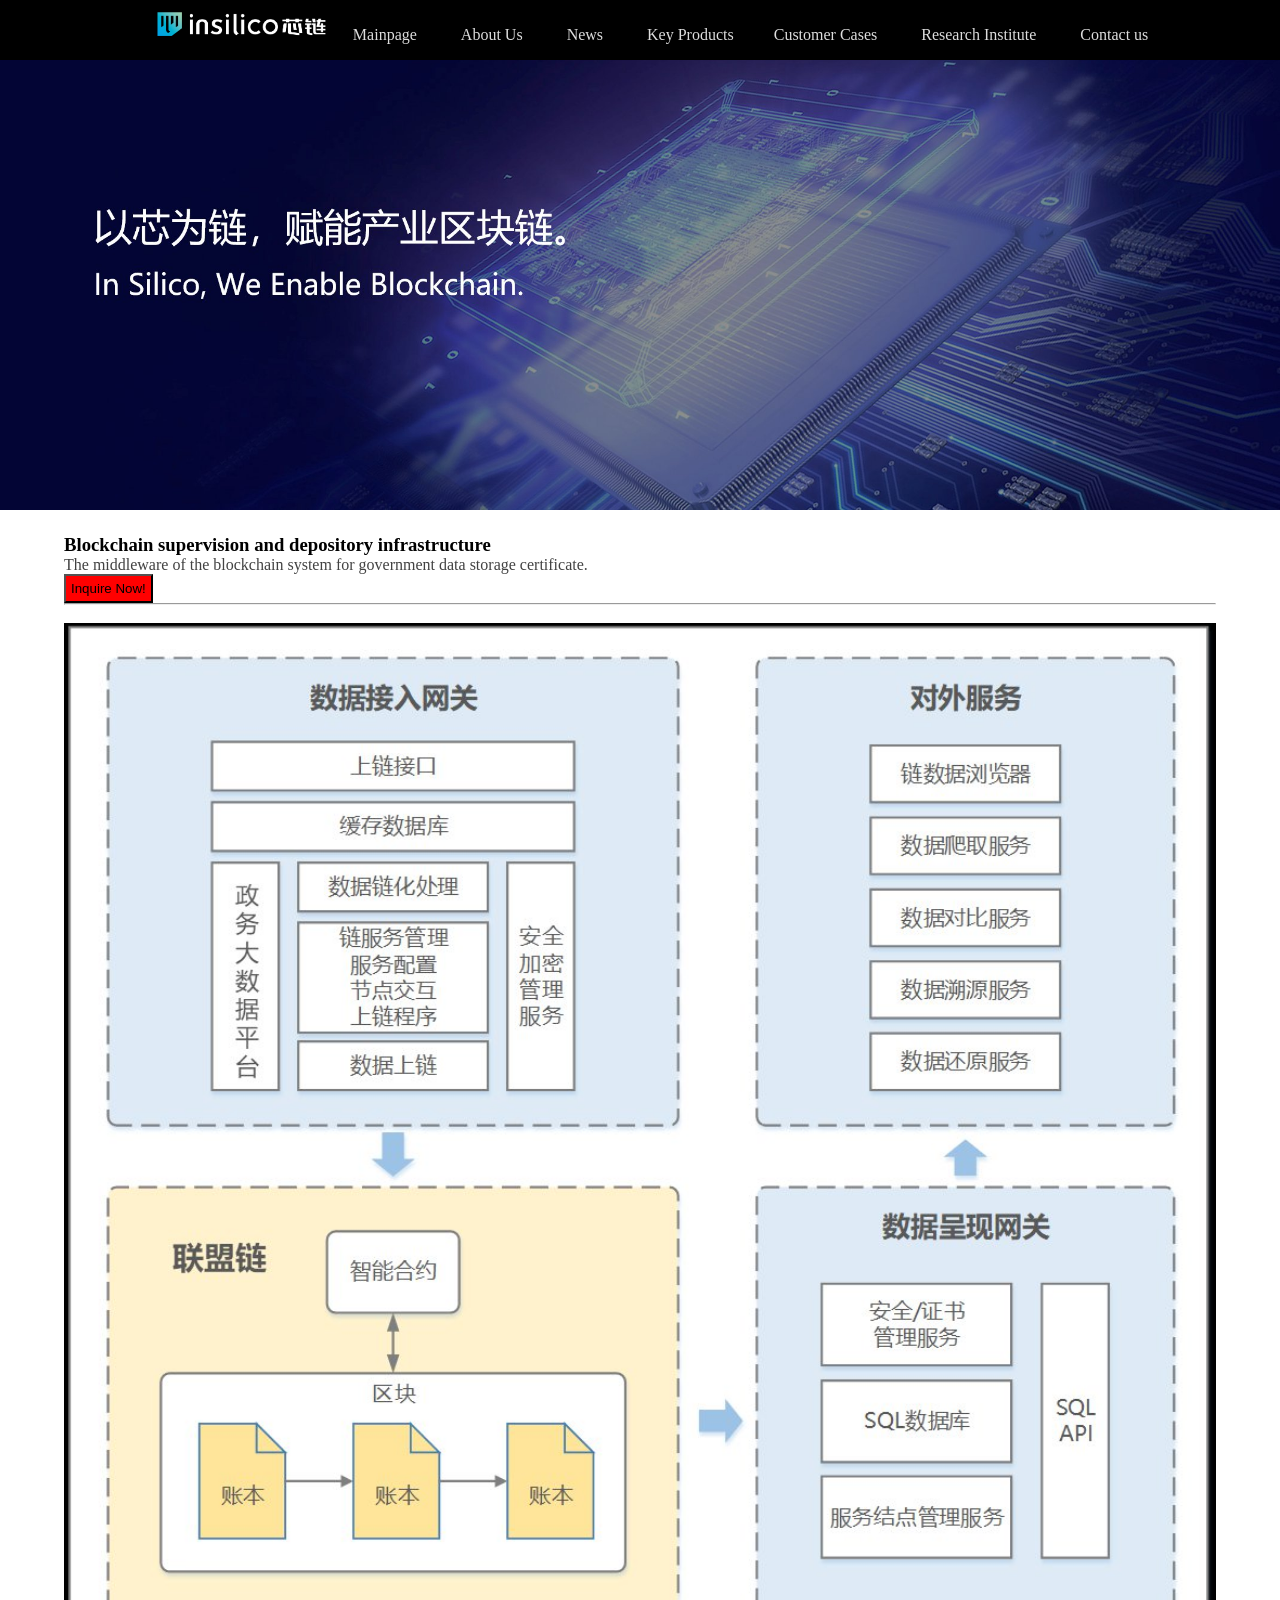
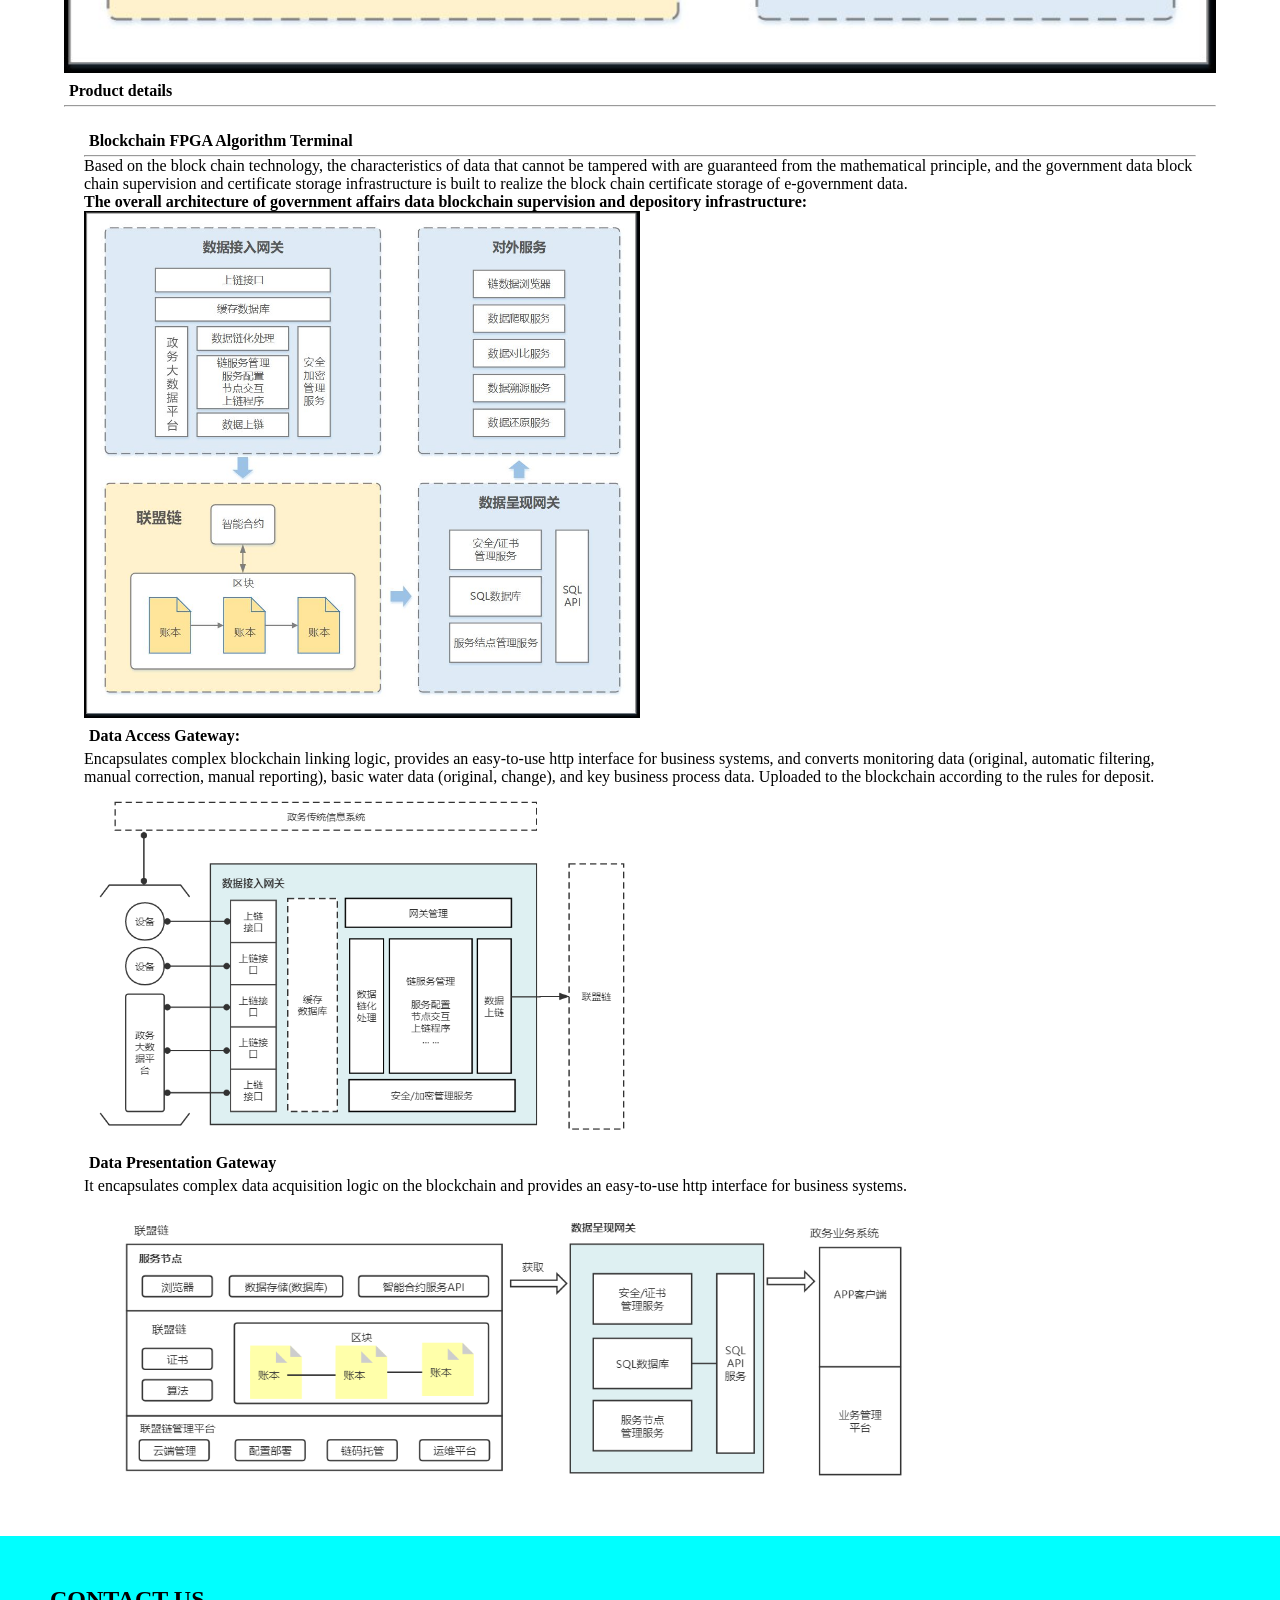
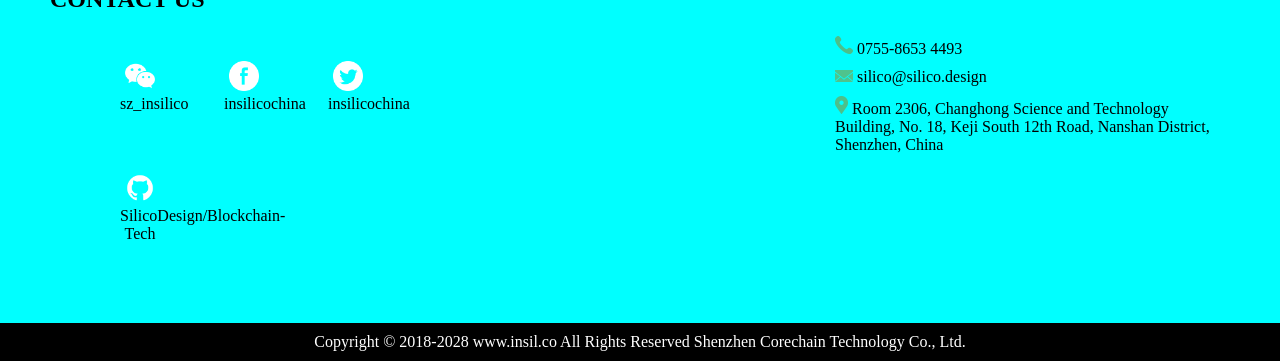
<file: products/4502382.html>
<!--Sillico-->
<!--By Gordon Peng - 'Gordon-coder'-->
<!DOCTYPE html>

<html lang="en">
    <head>
        <!--Head-->
        <meta charset="utf-8">
        <meta name="viewport" content="width=device-width, initial-scale=1.0">
        <link rel="stylesheet" href="../static/css/styles.css">
        <title>
     Blockchain supervision and depository infrastructure 
</title>
    </head>
    <body>
        <!--Header-->
        <div id="header">
            <img src="../static/jpgs/side.jpg" height="40" onclick="showsidebar()" id="side">
            <img src="../static/jpgs/logo.jpg" alt="Logo" width="174">
            <span id="links">
                <a href="../index.html" class="header-a">Mainpage</a>
                <a href="../index.html#about-us" class="header-a" >About Us</a>
                <a href="../index.html#news" class="header-a" >News</a>
                <a href="../index.html#key-products" class="header-a" >Key Products</a><a href="../contents/336464.html" class="header-a" >Customer Cases</a>
                <a href="../contents/793909a.html" class="header-a" >Research Institute</a>
                <a href="../index.html#contact-us" class="header-a" >Contact us</a>
            </span>
        </div>
        <!--Sidebar-->
        <div id="sidebar">
            <div id="side-links">
                <a href="../index.html" class="header-a">Mainpage</a><br>
                <a href="../index.html#about-us" class="header-a" >About Us</a><br>
                <a href="../index.html#news" class="header-a" >News</a><br>
                <a href="../index.html#key-products" class="header-a" >Key Products</a><a href="../contents/336464.html" class="header-a" >Customer Cases</a><br>
                <a href="../contents/793909a.html" class="header-a" >Research Institute</a><br>
                <a href="../index.html#contact-us" class="header-a" >Contact us</a><br>
            </div>
        </div>
        <!--Script for sidebar-->
        <script>
            function showsidebar() {
                if (document.getElementById("sidebar").style.visibility == "visible"){
                    document.getElementById("sidebar").style.visibility = "hidden";
                } else {
                    document.getElementById("sidebar").style.visibility = "visible";
                }
            }

            function reset() {
                if (window.matchMedia("(min-width: 800px)").matches) {
                    document.getElementById("sidebar").style.visibility = "hidden";
                }
            }

            setInterval(reset, 100);
        </script>
        <main>
            <!--Picture animaton-->
            <div id="animation">
                <img src="../static/jpgs/description/d1.jpg" onclick="next()" id="description" width="100%">
                <script>
                    var d = 1;
                    function next() {
                        d++;

                        if (d == 4) {
                            d = 1;
                        }

                        document.getElementById("description").src = "../static/jpgs/description/d"+d+".jpg";
                    }
                    //setInterval(next, 10000);
                </script>
            </div>
            <!--Main block-->
            
<div style="margin: 20px 5%; width: calc(90%-5px-5px);">
    <h3>
     Blockchain supervision and depository infrastructure 
</h3>
    <p style="color:rgb(66, 66, 66)"> 
    The middleware of the blockchain system for government data storage certificate.
</p>
    <button type="button" name="inquire" id="bt" style="background-color:red; padding:5px;">Inquire Now!</button>
    <br>
    <hr>
    <br>
    <div> 
    <img id="img" src="../static/jpgs/products/4502382/p.jpg" width="100%">
</div>
    <h4 style="padding: 5px">Product details</h4>
    <hr>
    
    <div style="padding: 20px">
        <style>
            li {
                padding: 5px;
            }
        </style>

        <h4 style="padding: 5px">Blockchain FPGA Algorithm Terminal</h4>
        <hr>
        Based on the block chain technology, the characteristics of data that cannot be tampered with are guaranteed from the mathematical principle, and the government data block chain supervision and certificate storage infrastructure is built to realize the block chain certificate storage of e-government data.
        <br>
        <strong>The overall architecture of government affairs data blockchain supervision and depository infrastructure:</strong>
        <br>
        <img id="img" src="../static/jpgs/products/4502382/p.jpg" width="50%">

        <h4 style="padding: 5px">Data Access Gateway:</h4>
        Encapsulates complex blockchain linking logic, provides an easy-to-use http interface for business systems, and converts monitoring data (original, automatic filtering, manual correction, manual reporting), basic water data (original, change), and key business process data. Uploaded to the blockchain according to the rules for deposit.
        <img id="img" src="../static/jpgs/products/4502382/p-img1.jpg" width="50%">

        <h4 style="padding: 5px">Data Presentation Gateway</h4>
        It encapsulates complex data acquisition logic on the blockchain and provides an easy-to-use http interface for business systems.
        <img id="img" src="../static/jpgs/products/4502382/p-img2.jpg" width="75%">
    </div>

</div>

        </main>
        <footer id="contact-us">
            <!--Footer-->
            <h2>CONTACT US</h2><br>
            <span id="how-to-contact1">
                <ul>
                    <li>
                        <a href=""><img src="../static/jpgs/footer/wechat.jpg" width="30px"></a><br>
                        sz_insilico
                    </li>
                    <li>
                        <a href="https://www.facebook.com/insilicochina/"><img src="../static/jpgs/footer/facebook.jpg" width="30px"></a><br>
                        insilicochina
                    </li>
                    <li>
                        <a href="https://twitter.com/insilicochina"><img src="../static/jpgs/footer/twitter.jpg" width="30px"></a><br>
                        insilicochina
                    </li>
                    <li>
                        <a href="https://github.com/SilicoDesign/Blockchain-Tech"><img src="../static/jpgs/footer/github.jpg" width="30px"></a><br>
                        SilicoDesign/Blockchain-Tech
                    </li>
                </ul>
            </span>
            <span id="how-to-contact2">
                <ul>
                    <li>
                        <img src="../static/jpgs/footer/tel.jpg">
                        0755-8653 4493
                    </li>
                    <li>
                        <img src="../static/jpgs/footer/mail.jpg">
                        silico@silico.design
                    </li>
                    <li>
                        <img src="../static/jpgs/footer/location.jpg">
                        Room 2306, Changhong Science and Technology Building, No. 18, Keji South 12th Road, Nanshan District, Shenzhen, China
                    </li>
                </ul>
            </span>
        </footer>
        <div id="copy">
            Copyright &copy; 2018-2028 www.insil.co All Rights Reserved Shenzhen Corechain Technology Co., Ltd.
        </div>
    </body>
</html>
</file>
<file: Gordonpeng27/static/styles.css>
* {
    margin: 0;
}

#header {
    position: fixed;
    width: 100%;
    padding: 5px;
    text-align: center;
}

#nav {
    position: fixed;
    width: 100%;
    margin-top: 42px;
    padding: 5px;
    padding-left: 30px;
    background-color: black;
    list-style-type: none;
}

#nav > li {
    padding-left: 10px;
    display: inline;
}

#nav > li > a {
    text-decoration: none;
    color: white;
}
    #nav > li > a:hover {
        color: cyan;
    }

#log-in {
    text-align: right;
}

#sidebar {
    padding-top: 20px;
    margin-top: 70px;
    position: fixed;
    background-color: gray;
    width: 200px;
    height: 100%;
    list-style-type: none;
}

#sidebar > li > a {
    text-decoration: none;
    color: white;
}
    #sidebar > li > a:hover {
        color: cyan;
    }

#main {
    position: fixed;
    margin-top: 70px;
    margin-left: 240px;
    width: calc(100% - 240px);
    height: 100%;
    overflow: scroll;
}

#main a {
    text-decoration: none;
    color: #00f;
    padding: 2px;
}

    #main a:hover {
        color: white;
        border-radius: 10px;
        background-color: #00f;
        padding: 2px;
    }

main {
    padding: 5px;
}

footer {
    background-color: black;
    color: white;
    height: 100px;
    width: 100%;
    padding: 20px;
}

#how-to-contact {
    list-style-type: none;
}
</file>
<file: static/css/styles.css>
* {
    margin: 0;
}

#description {
    margin-top: 6px;
}

#side {
    visibility: visible;
    z-index: 1;
}

#sidebar {
    visibility: hidden;
    position: fixed;
    margin-top: 40px;
    z-index: 0;
    background-color: gray;
    opacity: 0.9;
    color: white;
    width: 200px;
    height: 100%;
}

#header {
    position: fixed;
    color: white;
    background-color: black;
    text-align: center;
    height: 40px;
    width: 100%;
    z-index: 1000;
}

#links {
    visibility: hidden;
}

.header-a {
    padding-bottom: 20px;
    padding-left: 10px;
    color: white;
    text-decoration: none;
}

a {
    color: black;
    text-decoration: none;
}

a:hover{
    color: cyan;
}

#about > li {
    width: 100%;
    float:left;
}

.list-decorators {
    display: inline-block;
}

#main-text {
    background-color: cyan;
    width:100%;
    padding:2%;
}

#about {
    list-style-type: none;
}

#about-us {
    padding:0;
}

#contact-us {
    width: calc(100% - 50px - 50px);
    padding: 50px;
    background-color: cyan;
    display: inline-block;
}

#how-to-contact1 li {
    list-style-type: none;
    display: inline-block;
    width: 40px;
    padding: 30px;
    text-align: center;
}

#how-to-contact1 {
    width: calc(50% - 150px);
    float: left;
}

#how-to-contact2 li {
    list-style-type: none;
}

#how-to-contact2 {
    width: calc(50% - 150px);
    float: right;
}

#copy {
    background-color: black;
    color: white;
    text-align: center;
    padding: 10px;
}

#key-title {
    text-align: center;
    padding-top: 20px;
    padding-bottom: 20px;
    background-color: cyan;
    color: white;
}

#products {
    margin: auto;
}

#products > li {
    padding: 15px;
    padding-top: 30px;
    padding-bottom: 30px;
    width: 220px;
    display: inline-block;
    
}

#news {
    background-color: lightgray;
    margin-top: 800px;
    padding: 5%;
    height:500px;
}

#dad {
    float:left;
    width:40%;
}

#news-links {
    padding:10px;
    float:left;
    width:40%;
    list-style-type: none;
}

@media only screen and (min-width: 1000px) {
    #header {
        position: fixed;
        background-color: black;
        text-align: center;
        height: 60px;
        width: 100%;
    }

    #side {
        visibility: hidden;
    }

    #sidebar {
        visibility: hidden;
    }

    #links {
        visibility: visible;
    }

    .header-a {
        padding: 40px 20px 10px;
        color: #dddddd;
        text-decoration: none;
    }

    #about-us {
        padding:2.5%;
        padding-top:10%;
        background-color: black;
    }
    
    #main-text {
        width:15%;
        margin-top: -2%;
        padding:10px;
        background-color: cyan;
        float:left;
    }
    
    #about {
        margin-top:6%;
        float:left;
        background-color: white;
        list-style-type: none;
        width:75%;
    }
    
    #about > li {
        width: 40%;
        margin:2%;
        float:left;
    }

    .list-decorators {
        display: inline-block;
    }
}
</file>
